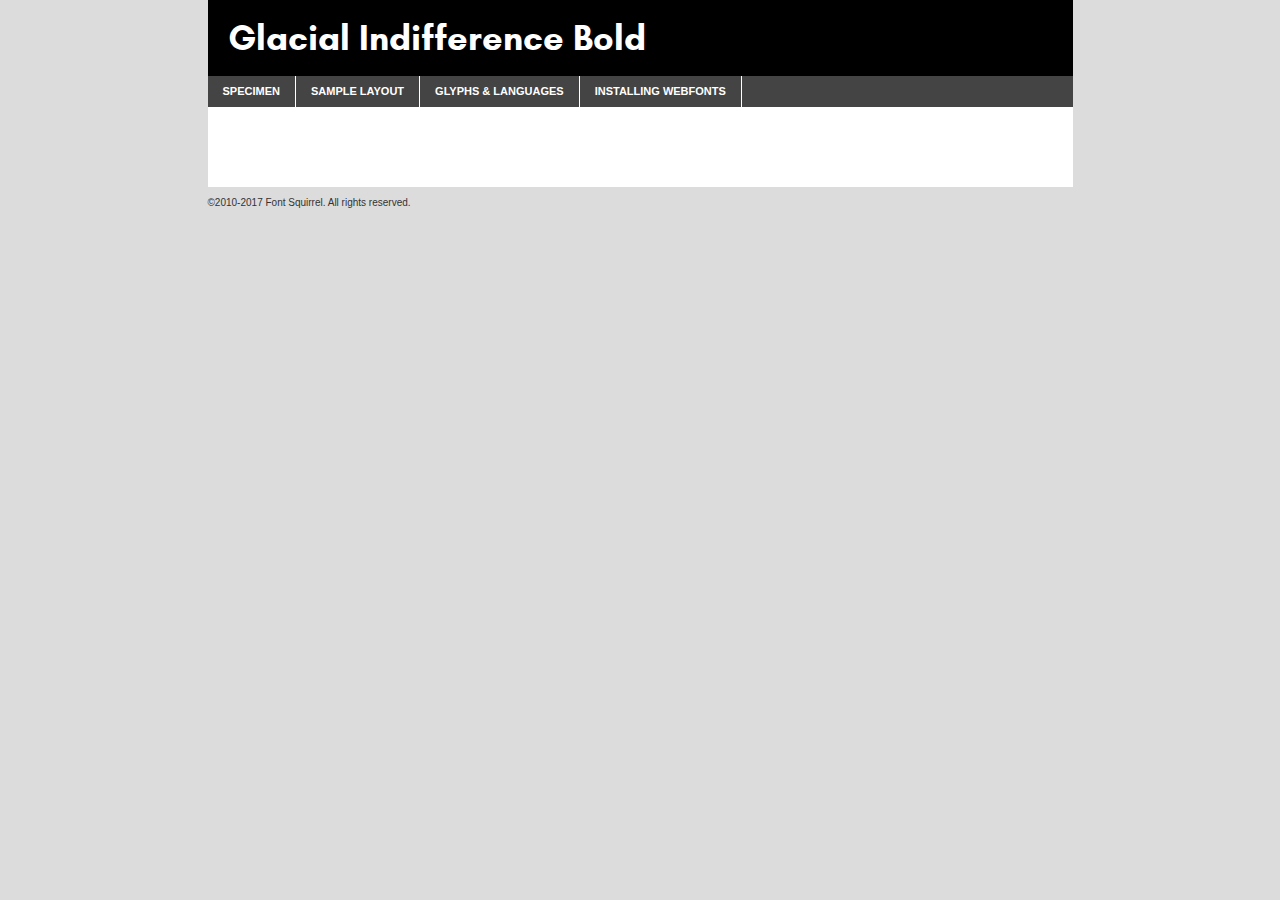
<file: glacialindifference-bold-demo.html>
<!DOCTYPE html PUBLIC "-//W3C//DTD XHTML 1.0 Transitional//EN"
        "http://www.w3.org/TR/xhtml1/DTD/xhtml1-transitional.dtd">

<html xmlns="http://www.w3.org/1999/xhtml" xml:lang="en" lang="en">
<head>
    <meta http-equiv="Content-Type" content="text/html; charset=utf-8"/>
    <script src="http://ajax.googleapis.com/ajax/libs/jquery/1.7.2/jquery.min.js" type="text/javascript" charset="utf-8"></script>
    <script type="text/javascript">
		(function($) {
			$.fn.easyTabs = function(option) {
				var param = jQuery.extend({ fadeSpeed: 'fast', defaultContent: 1, activeClass: 'active' }, option);
				$(this).each(function() {
					var thisId = '#' + this.id;
					if ( param.defaultContent == '' )
					{
						param.defaultContent = 1;
					}
					if ( typeof param.defaultContent == 'number' )
					{
						var defaultTab = $(thisId + ' .tabs li:eq(' + (param.defaultContent - 1) + ') a').attr('href').substr(1);
					}
					else
					{
						var defaultTab = param.defaultContent;
					}
					$(thisId + ' .tabs li a').each(function() {
						var tabToHide = $(this).attr('href').substr(1);
						$('#' + tabToHide).addClass('easytabs-tab-content');
					});
					hideAll();
					changeContent(defaultTab);

					function hideAll() {$(thisId + ' .easytabs-tab-content').hide();}

					function changeContent(tabId)
					{
						hideAll();
						$(thisId + ' .tabs li').removeClass(param.activeClass);
						$(thisId + ' .tabs li a[href=#' + tabId + ']').closest('li').addClass(param.activeClass);
						if ( param.fadeSpeed != 'none' )
						{
							$(thisId + ' #' + tabId).fadeIn(param.fadeSpeed);
						}
						else
						{
							$(thisId + ' #' + tabId).show();
						}
					}

					$(thisId + ' .tabs li').click(function() {
						var tabId = $(this).find('a').attr('href').substr(1);
						changeContent(tabId);
						return false;
					});
				});
			}
		})(jQuery);
    </script>
    <link rel="stylesheet" href="specimen_files/specimen_stylesheet.css" type="text/css" charset="utf-8"/>
    <link rel="stylesheet" href="stylesheet.css" type="text/css" charset="utf-8"/>

    <style type="text/css">
        		body {
			font-family: 'glacial_indifferencebold';
        		}

            </style>

    <title>Glacial Indifference Bold Specimen</title>


    <script type="text/javascript" charset="utf-8">
		$(document).ready(function() {
			$('#container').easyTabs({ defaultContent: 1 });
		});
    </script>
</head>

<body>
<div id="container">
    <div id="header">
		Glacial Indifference Bold    </div>
    <ul class="tabs">
        <li><a href="#specimen">Specimen</a></li>
        <li><a href="#layout">Sample Layout</a></li>
		        <li><a href="#glyphs">Glyphs &amp; Languages</a></li>
        <li><a href="#installing">Installing Webfonts</a></li>

    </ul>

    <div id="main_content">


        <div id="specimen">

            <div class="section">
                <div class="grid12 firstcol">
                    <div class="huge">AaBb</div>
                </div>
            </div>

            <div class="section">
                <div class="glyph_range">A&#x200B;B&#x200b;C&#x200b;D&#x200b;E&#x200b;F&#x200b;G&#x200b;H&#x200b;I&#x200b;J&#x200b;K&#x200b;L&#x200b;M&#x200b;N&#x200b;O&#x200b;P&#x200b;Q&#x200b;R&#x200b;S&#x200b;T&#x200b;U&#x200b;V&#x200b;W&#x200b;X&#x200b;Y&#x200b;Z&#x200b;a&#x200b;b&#x200b;c&#x200b;d&#x200b;e&#x200b;f&#x200b;g&#x200b;h&#x200b;i&#x200b;j&#x200b;k&#x200b;l&#x200b;m&#x200b;n&#x200b;o&#x200b;p&#x200b;q&#x200b;r&#x200b;s&#x200b;t&#x200b;u&#x200b;v&#x200b;w&#x200b;x&#x200b;y&#x200b;z&#x200b;1&#x200b;2&#x200b;3&#x200b;4&#x200b;5&#x200b;6&#x200b;7&#x200b;8&#x200b;9&#x200b;0&#x200b;&amp;&#x200b;.&#x200b;,&#x200b;?&#x200b;!&#x200b;&#64;&#x200b;(&#x200b;)&#x200b;#&#x200b;$&#x200b;%&#x200b;*&#x200b;+&#x200b;-&#x200b;=&#x200b;:&#x200b;;</div>
            </div>
            <div class="section">
                <div class="grid12 firstcol">
                    <table class="sample_table">
                        <tr>
                            <td>10</td>
                            <td class="size10">abcdefghijklmnopqrstuvwxyzABCDEFGHIJKLMNOPQRSTUVWXYZ0123456789abcdefghijklmnopqrstuvwxyzABCDEFGHIJKLMNOPQRSTUVWXYZ0123456789abcdefghijklmnopqrstuvwxyzABCDEFGHIJKLMNOPQRSTUVWXYZ</td>
                        </tr>
                        <tr>
                            <td>11</td>
                            <td class="size11">abcdefghijklmnopqrstuvwxyzABCDEFGHIJKLMNOPQRSTUVWXYZ0123456789abcdefghijklmnopqrstuvwxyzABCDEFGHIJKLMNOPQRSTUVWXYZ0123456789abcdefghijklmnopqrstuvwxyzABCDEFGHIJKLMNOPQRSTUVWXYZ</td>
                        </tr>
                        <tr>
                            <td>12</td>
                            <td class="size12">abcdefghijklmnopqrstuvwxyzABCDEFGHIJKLMNOPQRSTUVWXYZ0123456789abcdefghijklmnopqrstuvwxyzABCDEFGHIJKLMNOPQRSTUVWXYZ0123456789abcdefghijklmnopqrstuvwxyzABCDEFGHIJKLMNOPQRSTUVWXYZ</td>
                        </tr>
                        <tr>
                            <td>13</td>
                            <td class="size13">abcdefghijklmnopqrstuvwxyzABCDEFGHIJKLMNOPQRSTUVWXYZ0123456789abcdefghijklmnopqrstuvwxyzABCDEFGHIJKLMNOPQRSTUVWXYZ0123456789abcdefghijklmnopqrstuvwxyzABCDEFGHIJKLMNOPQRSTUVWXYZ</td>
                        </tr>
                        <tr>
                            <td>14</td>
                            <td class="size14">abcdefghijklmnopqrstuvwxyzABCDEFGHIJKLMNOPQRSTUVWXYZ0123456789abcdefghijklmnopqrstuvwxyzABCDEFGHIJKLMNOPQRSTUVWXYZ0123456789abcdefghijklmnopqrstuvwxyzABCDEFGHIJKLMNOPQRSTUVWXYZ</td>
                        </tr>
                        <tr>
                            <td>16</td>
                            <td class="size16">abcdefghijklmnopqrstuvwxyzABCDEFGHIJKLMNOPQRSTUVWXYZ0123456789abcdefghijklmnopqrstuvwxyzABCDEFGHIJKLMNOPQRSTUVWXYZ</td>
                        </tr>
                        <tr>
                            <td>18</td>
                            <td class="size18">abcdefghijklmnopqrstuvwxyzABCDEFGHIJKLMNOPQRSTUVWXYZ0123456789abcdefghijklmnopqrstuvwxyzABCDEFGHIJKLMNOPQRSTUVWXYZ</td>
                        </tr>
                        <tr>
                            <td>20</td>
                            <td class="size20">abcdefghijklmnopqrstuvwxyzABCDEFGHIJKLMNOPQRSTUVWXYZ0123456789abcdefghijklmnopqrstuvwxyzABCDEFGHIJKLMNOPQRSTUVWXYZ</td>
                        </tr>
                        <tr>
                            <td>24</td>
                            <td class="size24">abcdefghijklmnopqrstuvwxyzABCDEFGHIJKLMNOPQRSTUVWXYZ0123456789abcdefghijklmnopqrstuvwxyzABCDEFGHIJKLMNOPQRSTUVWXYZ</td>
                        </tr>
                        <tr>
                            <td>30</td>
                            <td class="size30">abcdefghijklmnopqrstuvwxyzABCDEFGHIJKLMNOPQRSTUVWXYZ0123456789abcdefghijklmnopqrstuvwxyzABCDEFGHIJKLMNOPQRSTUVWXYZ</td>
                        </tr>
                        <tr>
                            <td>36</td>
                            <td class="size36">abcdefghijklmnopqrstuvwxyzABCDEFGHIJKLMNOPQRSTUVWXYZ0123456789abcdefghijklmnopqrstuvwxyzABCDEFGHIJKLMNOPQRSTUVWXYZ</td>
                        </tr>
                        <tr>
                            <td>48</td>
                            <td class="size48">abcdefghijklmnopqrstuvwxyzABCDEFGHIJKLMNOPQRSTUVWXYZ0123456789abcdefghijklmnopqrstuvwxyzABCDEFGHIJKLMNOPQRSTUVWXYZ</td>
                        </tr>
                        <tr>
                            <td>60</td>
                            <td class="size60">abcdefghijklmnopqrstuvwxyzABCDEFGHIJKLMNOPQRSTUVWXYZ0123456789abcdefghijklmnopqrstuvwxyzABCDEFGHIJKLMNOPQRSTUVWXYZ</td>
                        </tr>
                        <tr>
                            <td>72</td>
                            <td class="size72">abcdefghijklmnopqrstuvwxyzABCDEFGHIJKLMNOPQRSTUVWXYZ0123456789abcdefghijklmnopqrstuvwxyzABCDEFGHIJKLMNOPQRSTUVWXYZ</td>
                        </tr>
                        <tr>
                            <td>90</td>
                            <td class="size90">abcdefghijklmnopqrstuvwxyzABCDEFGHIJKLMNOPQRSTUVWXYZ0123456789abcdefghijklmnopqrstuvwxyzABCDEFGHIJKLMNOPQRSTUVWXYZ</td>
                        </tr>
                    </table>

                </div>

            </div>


            <div class="section" id="bodycomparison">


                <div id="xheight">
                    <div class="fontbody">&#x25FC;&#x25FC;&#x25FC;&#x25FC;&#x25FC;&#x25FC;&#x25FC;&#x25FC;&#x25FC;&#x25FC;&#x25FC;&#x25FC;&#x25FC;&#x25FC;&#x25FC;&#x25FC;&#x25FC;&#x25FC;&#x25FC;&#x25FC;&#x25FC;&#x25FC;&#x25FC;&#x25FC;&#x25FC;&#x25FC;&#x25FC;&#x25FC;&#x25FC;&#x25FC;&#x25FC;&#x25FC;&#x25FC;&#x25FC;&#x25FC;&#x25FC;&#x25FC;&#x25FC;&#x25FC;&#x25FC;&#x25FC;&#x25FC;&#x25FC;&#x25FC;&#x25FC;&#x25FC;&#x25FC;&#x25FC;&#x25FC;&#x25FC;&#x25FC;&#x25FC;&#x25FC;&#x25FC;&#x25FC;&#x25FC;&#x25FC;&#x25FC;&#x25FC;&#x25FC;&#x25FC;&#x25FC;&#x25FC;&#x25FC;&#x25FC;&#x25FC;&#x25FC;&#x25FC;&#x25FC;&#x25FC;&#x25FC;&#x25FC;&#x25FC;&#x25FC;&#x25FC;&#x25FC;&#x25FC;&#x25FC;&#x25FC;&#x25FC;&#x25FC;&#x25FC;&#x25FC;&#x25FC;&#x25FC;&#x25FC;&#x25FC;&#x25FC;&#x25FC;&#x25FC;&#x25FC;&#x25FC;&#x25FC;&#x25FC;&#x25FC;&#x25FC;&#x25FC;&#x25FC;&#x25FC;body</div>
                    <div class="arialbody">body</div>
                    <div class="verdanabody">body</div>
                    <div class="georgiabody">body</div>
                </div>
                <div class="fontbody" style="z-index:1">
                    body<span>Glacial Indifference Bold</span>
                </div>
                <div class="arialbody" style="z-index:1">
                    body<span>Arial</span>
                </div>
                <div class="verdanabody" style="z-index:1">
                    body<span>Verdana</span>
                </div>
                <div class="georgiabody" style="z-index:1">
                    body<span>Georgia</span>
                </div>


            </div>


            <div class="section psample psample_row1" id="">

                <div class="grid2 firstcol">
                    <p class="size10"><span>10.</span>Aenean lacinia bibendum nulla sed consectetur. Fusce dapibus, tellus ac cursus commodo, tortor mauris condimentum nibh, ut fermentum massa justo sit amet risus. Nullam id dolor id nibh ultricies vehicula ut id elit. Cum sociis natoque penatibus et magnis dis parturient montes, nascetur ridiculus mus. Nulla vitae elit libero, a pharetra augue.</p>

                </div>
                <div class="grid3">
                    <p class="size11"><span>11.</span>Aenean lacinia bibendum nulla sed consectetur. Fusce dapibus, tellus ac cursus commodo, tortor mauris condimentum nibh, ut fermentum massa justo sit amet risus. Nullam id dolor id nibh ultricies vehicula ut id elit. Cum sociis natoque penatibus et magnis dis parturient montes, nascetur ridiculus mus. Nulla vitae elit libero, a pharetra augue.</p>

                </div>
                <div class="grid3">
                    <p class="size12"><span>12.</span>Aenean lacinia bibendum nulla sed consectetur. Fusce dapibus, tellus ac cursus commodo, tortor mauris condimentum nibh, ut fermentum massa justo sit amet risus. Nullam id dolor id nibh ultricies vehicula ut id elit. Cum sociis natoque penatibus et magnis dis parturient montes, nascetur ridiculus mus. Nulla vitae elit libero, a pharetra augue.</p>

                </div>
                <div class="grid4">
                    <p class="size13"><span>13.</span>Aenean lacinia bibendum nulla sed consectetur. Fusce dapibus, tellus ac cursus commodo, tortor mauris condimentum nibh, ut fermentum massa justo sit amet risus. Nullam id dolor id nibh ultricies vehicula ut id elit. Cum sociis natoque penatibus et magnis dis parturient montes, nascetur ridiculus mus. Nulla vitae elit libero, a pharetra augue.</p>

                </div>
                <div class="white_blend"></div>

            </div>
            <div class="section psample psample_row2" id="">
                <div class="grid3 firstcol">
                    <p class="size14"><span>14.</span>Aenean lacinia bibendum nulla sed consectetur. Fusce dapibus, tellus ac cursus commodo, tortor mauris condimentum nibh, ut fermentum massa justo sit amet risus. Nullam id dolor id nibh ultricies vehicula ut id elit. Cum sociis natoque penatibus et magnis dis parturient montes, nascetur ridiculus mus. Nulla vitae elit libero, a pharetra augue.</p>

                </div>
                <div class="grid4">
                    <p class="size16"><span>16.</span>Aenean lacinia bibendum nulla sed consectetur. Fusce dapibus, tellus ac cursus commodo, tortor mauris condimentum nibh, ut fermentum massa justo sit amet risus. Nullam id dolor id nibh ultricies vehicula ut id elit. Cum sociis natoque penatibus et magnis dis parturient montes, nascetur ridiculus mus. Nulla vitae elit libero, a pharetra augue.</p>

                </div>
                <div class="grid5">
                    <p class="size18"><span>18.</span>Aenean lacinia bibendum nulla sed consectetur. Fusce dapibus, tellus ac cursus commodo, tortor mauris condimentum nibh, ut fermentum massa justo sit amet risus. Nullam id dolor id nibh ultricies vehicula ut id elit. Cum sociis natoque penatibus et magnis dis parturient montes, nascetur ridiculus mus. Nulla vitae elit libero, a pharetra augue.</p>

                </div>

                <div class="white_blend"></div>

            </div>

            <div class="section psample psample_row3" id="">
                <div class="grid5 firstcol">
                    <p class="size20"><span>20.</span>Aenean lacinia bibendum nulla sed consectetur. Fusce dapibus, tellus ac cursus commodo, tortor mauris condimentum nibh, ut fermentum massa justo sit amet risus. Nullam id dolor id nibh ultricies vehicula ut id elit. Cum sociis natoque penatibus et magnis dis parturient montes, nascetur ridiculus mus. Nulla vitae elit libero, a pharetra augue.</p>
                </div>
                <div class="grid7">
                    <p class="size24"><span>24.</span>Aenean lacinia bibendum nulla sed consectetur. Fusce dapibus, tellus ac cursus commodo, tortor mauris condimentum nibh, ut fermentum massa justo sit amet risus. Nullam id dolor id nibh ultricies vehicula ut id elit. Cum sociis natoque penatibus et magnis dis parturient montes, nascetur ridiculus mus. Nulla vitae elit libero, a pharetra augue.</p>
                </div>

                <div class="white_blend"></div>

            </div>

            <div class="section psample psample_row4" id="">
                <div class="grid12 firstcol">
                    <p class="size30"><span>30.</span>Aenean lacinia bibendum nulla sed consectetur. Fusce dapibus, tellus ac cursus commodo, tortor mauris condimentum nibh, ut fermentum massa justo sit amet risus. Nullam id dolor id nibh ultricies vehicula ut id elit. Cum sociis natoque penatibus et magnis dis parturient montes, nascetur ridiculus mus. Nulla vitae elit libero, a pharetra augue.</p>
                </div>
                <div class="white_blend"></div>

            </div>


            <div class="section psample psample_row1 fullreverse">
                <div class="grid2 firstcol">
                    <p class="size10"><span>10.</span>Aenean lacinia bibendum nulla sed consectetur. Fusce dapibus, tellus ac cursus commodo, tortor mauris condimentum nibh, ut fermentum massa justo sit amet risus. Nullam id dolor id nibh ultricies vehicula ut id elit. Cum sociis natoque penatibus et magnis dis parturient montes, nascetur ridiculus mus. Nulla vitae elit libero, a pharetra augue.</p>

                </div>
                <div class="grid3">
                    <p class="size11"><span>11.</span>Aenean lacinia bibendum nulla sed consectetur. Fusce dapibus, tellus ac cursus commodo, tortor mauris condimentum nibh, ut fermentum massa justo sit amet risus. Nullam id dolor id nibh ultricies vehicula ut id elit. Cum sociis natoque penatibus et magnis dis parturient montes, nascetur ridiculus mus. Nulla vitae elit libero, a pharetra augue.</p>

                </div>
                <div class="grid3">
                    <p class="size12"><span>12.</span>Aenean lacinia bibendum nulla sed consectetur. Fusce dapibus, tellus ac cursus commodo, tortor mauris condimentum nibh, ut fermentum massa justo sit amet risus. Nullam id dolor id nibh ultricies vehicula ut id elit. Cum sociis natoque penatibus et magnis dis parturient montes, nascetur ridiculus mus. Nulla vitae elit libero, a pharetra augue.</p>

                </div>
                <div class="grid4">
                    <p class="size13"><span>13.</span>Aenean lacinia bibendum nulla sed consectetur. Fusce dapibus, tellus ac cursus commodo, tortor mauris condimentum nibh, ut fermentum massa justo sit amet risus. Nullam id dolor id nibh ultricies vehicula ut id elit. Cum sociis natoque penatibus et magnis dis parturient montes, nascetur ridiculus mus. Nulla vitae elit libero, a pharetra augue.</p>

                </div>
                <div class="black_blend"></div>

            </div>

            <div class="section psample psample_row2 fullreverse">
                <div class="grid3 firstcol">
                    <p class="size14"><span>14.</span>Aenean lacinia bibendum nulla sed consectetur. Fusce dapibus, tellus ac cursus commodo, tortor mauris condimentum nibh, ut fermentum massa justo sit amet risus. Nullam id dolor id nibh ultricies vehicula ut id elit. Cum sociis natoque penatibus et magnis dis parturient montes, nascetur ridiculus mus. Nulla vitae elit libero, a pharetra augue.</p>

                </div>
                <div class="grid4">
                    <p class="size16"><span>16.</span>Aenean lacinia bibendum nulla sed consectetur. Fusce dapibus, tellus ac cursus commodo, tortor mauris condimentum nibh, ut fermentum massa justo sit amet risus. Nullam id dolor id nibh ultricies vehicula ut id elit. Cum sociis natoque penatibus et magnis dis parturient montes, nascetur ridiculus mus. Nulla vitae elit libero, a pharetra augue.</p>

                </div>
                <div class="grid5">
                    <p class="size18"><span>18.</span>Aenean lacinia bibendum nulla sed consectetur. Fusce dapibus, tellus ac cursus commodo, tortor mauris condimentum nibh, ut fermentum massa justo sit amet risus. Nullam id dolor id nibh ultricies vehicula ut id elit. Cum sociis natoque penatibus et magnis dis parturient montes, nascetur ridiculus mus. Nulla vitae elit libero, a pharetra augue.</p>

                </div>
                <div class="black_blend"></div>

            </div>

            <div class="section psample fullreverse psample_row3" id="">
                <div class="grid5 firstcol">
                    <p class="size20"><span>20.</span>Aenean lacinia bibendum nulla sed consectetur. Fusce dapibus, tellus ac cursus commodo, tortor mauris condimentum nibh, ut fermentum massa justo sit amet risus. Nullam id dolor id nibh ultricies vehicula ut id elit. Cum sociis natoque penatibus et magnis dis parturient montes, nascetur ridiculus mus. Nulla vitae elit libero, a pharetra augue.</p>
                </div>
                <div class="grid7">
                    <p class="size24"><span>24.</span>Aenean lacinia bibendum nulla sed consectetur. Fusce dapibus, tellus ac cursus commodo, tortor mauris condimentum nibh, ut fermentum massa justo sit amet risus. Nullam id dolor id nibh ultricies vehicula ut id elit. Cum sociis natoque penatibus et magnis dis parturient montes, nascetur ridiculus mus. Nulla vitae elit libero, a pharetra augue.</p>
                </div>

                <div class="black_blend"></div>

            </div>

            <div class="section psample fullreverse psample_row4" id="" style="border-bottom: 20px #000 solid;">
                <div class="grid12 firstcol">
                    <p class="size30"><span>30.</span>Aenean lacinia bibendum nulla sed consectetur. Fusce dapibus, tellus ac cursus commodo, tortor mauris condimentum nibh, ut fermentum massa justo sit amet risus. Nullam id dolor id nibh ultricies vehicula ut id elit. Cum sociis natoque penatibus et magnis dis parturient montes, nascetur ridiculus mus. Nulla vitae elit libero, a pharetra augue.</p>
                </div>
                <div class="black_blend"></div>

            </div>


        </div>

        <div id="layout">

            <div class="section">

                <div class="grid12 firstcol">
                    <h1>Lorem Ipsum Dolor</h1>
                    <h2>Etiam porta sem malesuada magna mollis euismod</h2>

                    <p class="byline">By <a href="#link">Aenean Lacinia</a></p>
                </div>
            </div>
            <div class="section">
                <div class="grid8 firstcol">
                    <p class="large">Donec sed odio dui. Morbi leo risus, porta ac consectetur ac, vestibulum at eros. Fusce dapibus, tellus ac cursus commodo, tortor mauris condimentum nibh, ut fermentum massa justo sit amet risus. </p>


                    <h3>Pellentesque ornare sem</h3>

                    <p>Maecenas sed diam eget risus varius blandit sit amet non magna. Maecenas faucibus mollis interdum. Donec ullamcorper nulla non metus auctor fringilla. Nullam id dolor id nibh ultricies vehicula ut id elit. Nullam id dolor id nibh ultricies vehicula ut id elit. </p>

                    <p>Aenean eu leo quam. Pellentesque ornare sem lacinia quam venenatis vestibulum. Lorem ipsum dolor sit amet, consectetur adipiscing elit. Cum sociis natoque penatibus et magnis dis parturient montes, nascetur ridiculus mus. </p>

                    <p>Nulla vitae elit libero, a pharetra augue. Praesent commodo cursus magna, vel scelerisque nisl consectetur et. Aenean lacinia bibendum nulla sed consectetur. </p>

                    <p>Nullam quis risus eget urna mollis ornare vel eu leo. Nullam quis risus eget urna mollis ornare vel eu leo. Maecenas sed diam eget risus varius blandit sit amet non magna. Donec ullamcorper nulla non metus auctor fringilla. </p>

                    <h3>Cras mattis consectetur</h3>

                    <p>Aenean eu leo quam. Pellentesque ornare sem lacinia quam venenatis vestibulum. Aenean lacinia bibendum nulla sed consectetur. Integer posuere erat a ante venenatis dapibus posuere velit aliquet. Cras mattis consectetur purus sit amet fermentum. </p>

                    <p>Nullam id dolor id nibh ultricies vehicula ut id elit. Nullam quis risus eget urna mollis ornare vel eu leo. Cras mattis consectetur purus sit amet fermentum.</p>
                </div>

                <div class="grid4 sidebar">

                    <div class="box reverse">
                        <p class="last">Nullam quis risus eget urna mollis ornare vel eu leo. Donec ullamcorper nulla non metus auctor fringilla. Cras mattis consectetur purus sit amet fermentum. Sed posuere consectetur est at lobortis. Lorem ipsum dolor sit amet, consectetur adipiscing elit. </p>
                    </div>

                    <p class="caption">Maecenas sed diam eget risus varius.</p>

                    <p>Vestibulum id ligula porta felis euismod semper. Integer posuere erat a ante venenatis dapibus posuere velit aliquet. Vestibulum id ligula porta felis euismod semper. Sed posuere consectetur est at lobortis. Maecenas sed diam eget risus varius blandit sit amet non magna. Fusce dapibus, tellus ac cursus commodo, tortor mauris condimentum nibh, ut fermentum massa justo sit amet risus. </p>


                    <p>Duis mollis, est non commodo luctus, nisi erat porttitor ligula, eget lacinia odio sem nec elit. Aenean lacinia bibendum nulla sed consectetur. Vivamus sagittis lacus vel augue laoreet rutrum faucibus dolor auctor. Aenean lacinia bibendum nulla sed consectetur. Nullam quis risus eget urna mollis ornare vel eu leo. </p>

                    <p>Praesent commodo cursus magna, vel scelerisque nisl consectetur et. Donec ullamcorper nulla non metus auctor fringilla. Maecenas faucibus mollis interdum. Fusce dapibus, tellus ac cursus commodo, tortor mauris condimentum nibh, ut fermentum massa justo sit amet risus. </p>

                </div>
            </div>

        </div>


		

        <div id="glyphs">
            <div class="section">
                <div class="grid12 firstcol">

                    <h1>Language Support</h1>
                    <p>The subset of Glacial Indifference Bold in this kit supports the following languages:<br/>

						Albanian, Basque, Breton, Chamorro, Danish, Dutch, English, Faroese, Finnish, French, Frisian, Galician, German, Icelandic, Italian, Malagasy, Norwegian, Portuguese, Alsatian, Arapaho, Arrernte, Aymara, Bislama, Cebuano, Corsican, Fijian, French_creole, Genoese, Gilbertese, Greenlandic, Haitian_creole, Hiligaynon, Hmong, Hopi, Ibanag, Iloko_ilokano, Indonesian, Interglossa_glosa, Interlingua, Irish_gaelic, Jerriais, Lojban, Lombard, Luxembourgeois, Manx, Mohawk, Norfolk_pitcairnese, Occitan, Oromo, Pangasinan, Papiamento, Piedmontese, Potawatomi, Rhaeto-romance, Romansh, Rotokas, Sami_lule, Samoan, Sardinian, Scots_gaelic, Seychelles_creole, Shona, Sicilian, Somali, Southern_ndebele, Swahili, Swati_swazi, Tagalog_filipino_pilipino, Tetum, Tok_pisin, Uyghur_latinized, Volapuk, Walloon, Warlpiri, Xhosa, Yapese, Zulu, Latinbasic, Ubasic, Demo                    </p>
                    <h1>Glyph Chart</h1>
                    <p>The subset of Glacial Indifference Bold in this kit includes all the glyphs listed below. Unicode entities are included above each glyph to help you insert individual characters into your layout.</p>
                    <div id="glyph_chart">

																				                                <div><p>&amp;#32;</p>&#32;</div>
																				                                <div><p>&amp;#33;</p>&#33;</div>
																				                                <div><p>&amp;#34;</p>&#34;</div>
																				                                <div><p>&amp;#35;</p>&#35;</div>
																				                                <div><p>&amp;#36;</p>&#36;</div>
																				                                <div><p>&amp;#37;</p>&#37;</div>
																				                                <div><p>&amp;#38;</p>&#38;</div>
																				                                <div><p>&amp;#39;</p>&#39;</div>
																				                                <div><p>&amp;#40;</p>&#40;</div>
																				                                <div><p>&amp;#41;</p>&#41;</div>
																				                                <div><p>&amp;#42;</p>&#42;</div>
																				                                <div><p>&amp;#43;</p>&#43;</div>
																				                                <div><p>&amp;#44;</p>&#44;</div>
																				                                <div><p>&amp;#45;</p>&#45;</div>
																				                                <div><p>&amp;#46;</p>&#46;</div>
																				                                <div><p>&amp;#47;</p>&#47;</div>
																				                                <div><p>&amp;#48;</p>&#48;</div>
																				                                <div><p>&amp;#49;</p>&#49;</div>
																				                                <div><p>&amp;#50;</p>&#50;</div>
																				                                <div><p>&amp;#51;</p>&#51;</div>
																				                                <div><p>&amp;#52;</p>&#52;</div>
																				                                <div><p>&amp;#53;</p>&#53;</div>
																				                                <div><p>&amp;#54;</p>&#54;</div>
																				                                <div><p>&amp;#55;</p>&#55;</div>
																				                                <div><p>&amp;#56;</p>&#56;</div>
																				                                <div><p>&amp;#57;</p>&#57;</div>
																				                                <div><p>&amp;#58;</p>&#58;</div>
																				                                <div><p>&amp;#59;</p>&#59;</div>
																				                                <div><p>&amp;#60;</p>&#60;</div>
																				                                <div><p>&amp;#61;</p>&#61;</div>
																				                                <div><p>&amp;#62;</p>&#62;</div>
																				                                <div><p>&amp;#63;</p>&#63;</div>
																				                                <div><p>&amp;#64;</p>&#64;</div>
																				                                <div><p>&amp;#65;</p>&#65;</div>
																				                                <div><p>&amp;#66;</p>&#66;</div>
																				                                <div><p>&amp;#67;</p>&#67;</div>
																				                                <div><p>&amp;#68;</p>&#68;</div>
																				                                <div><p>&amp;#69;</p>&#69;</div>
																				                                <div><p>&amp;#70;</p>&#70;</div>
																				                                <div><p>&amp;#71;</p>&#71;</div>
																				                                <div><p>&amp;#72;</p>&#72;</div>
																				                                <div><p>&amp;#73;</p>&#73;</div>
																				                                <div><p>&amp;#74;</p>&#74;</div>
																				                                <div><p>&amp;#75;</p>&#75;</div>
																				                                <div><p>&amp;#76;</p>&#76;</div>
																				                                <div><p>&amp;#77;</p>&#77;</div>
																				                                <div><p>&amp;#78;</p>&#78;</div>
																				                                <div><p>&amp;#79;</p>&#79;</div>
																				                                <div><p>&amp;#80;</p>&#80;</div>
																				                                <div><p>&amp;#81;</p>&#81;</div>
																				                                <div><p>&amp;#82;</p>&#82;</div>
																				                                <div><p>&amp;#83;</p>&#83;</div>
																				                                <div><p>&amp;#84;</p>&#84;</div>
																				                                <div><p>&amp;#85;</p>&#85;</div>
																				                                <div><p>&amp;#86;</p>&#86;</div>
																				                                <div><p>&amp;#87;</p>&#87;</div>
																				                                <div><p>&amp;#88;</p>&#88;</div>
																				                                <div><p>&amp;#89;</p>&#89;</div>
																				                                <div><p>&amp;#90;</p>&#90;</div>
																				                                <div><p>&amp;#91;</p>&#91;</div>
																				                                <div><p>&amp;#92;</p>&#92;</div>
																				                                <div><p>&amp;#93;</p>&#93;</div>
																				                                <div><p>&amp;#94;</p>&#94;</div>
																				                                <div><p>&amp;#95;</p>&#95;</div>
																				                                <div><p>&amp;#96;</p>&#96;</div>
																				                                <div><p>&amp;#97;</p>&#97;</div>
																				                                <div><p>&amp;#98;</p>&#98;</div>
																				                                <div><p>&amp;#99;</p>&#99;</div>
																				                                <div><p>&amp;#100;</p>&#100;</div>
																				                                <div><p>&amp;#101;</p>&#101;</div>
																				                                <div><p>&amp;#102;</p>&#102;</div>
																				                                <div><p>&amp;#103;</p>&#103;</div>
																				                                <div><p>&amp;#104;</p>&#104;</div>
																				                                <div><p>&amp;#105;</p>&#105;</div>
																				                                <div><p>&amp;#106;</p>&#106;</div>
																				                                <div><p>&amp;#107;</p>&#107;</div>
																				                                <div><p>&amp;#108;</p>&#108;</div>
																				                                <div><p>&amp;#109;</p>&#109;</div>
																				                                <div><p>&amp;#110;</p>&#110;</div>
																				                                <div><p>&amp;#111;</p>&#111;</div>
																				                                <div><p>&amp;#112;</p>&#112;</div>
																				                                <div><p>&amp;#113;</p>&#113;</div>
																				                                <div><p>&amp;#114;</p>&#114;</div>
																				                                <div><p>&amp;#115;</p>&#115;</div>
																				                                <div><p>&amp;#116;</p>&#116;</div>
																				                                <div><p>&amp;#117;</p>&#117;</div>
																				                                <div><p>&amp;#118;</p>&#118;</div>
																				                                <div><p>&amp;#119;</p>&#119;</div>
																				                                <div><p>&amp;#120;</p>&#120;</div>
																				                                <div><p>&amp;#121;</p>&#121;</div>
																				                                <div><p>&amp;#122;</p>&#122;</div>
																				                                <div><p>&amp;#123;</p>&#123;</div>
																				                                <div><p>&amp;#124;</p>&#124;</div>
																				                                <div><p>&amp;#125;</p>&#125;</div>
																				                                <div><p>&amp;#126;</p>&#126;</div>
																				                                <div><p>&amp;#160;</p>&#160;</div>
																				                                <div><p>&amp;#165;</p>&#165;</div>
																				                                <div><p>&amp;#168;</p>&#168;</div>
																				                                <div><p>&amp;#169;</p>&#169;</div>
																				                                <div><p>&amp;#173;</p>&#173;</div>
																				                                <div><p>&amp;#174;</p>&#174;</div>
																				                                <div><p>&amp;#176;</p>&#176;</div>
																				                                <div><p>&amp;#180;</p>&#180;</div>
																				                                <div><p>&amp;#182;</p>&#182;</div>
																				                                <div><p>&amp;#184;</p>&#184;</div>
																				                                <div><p>&amp;#186;</p>&#186;</div>
																				                                <div><p>&amp;#192;</p>&#192;</div>
																				                                <div><p>&amp;#193;</p>&#193;</div>
																				                                <div><p>&amp;#194;</p>&#194;</div>
																				                                <div><p>&amp;#195;</p>&#195;</div>
																				                                <div><p>&amp;#196;</p>&#196;</div>
																				                                <div><p>&amp;#197;</p>&#197;</div>
																				                                <div><p>&amp;#198;</p>&#198;</div>
																				                                <div><p>&amp;#199;</p>&#199;</div>
																				                                <div><p>&amp;#200;</p>&#200;</div>
																				                                <div><p>&amp;#201;</p>&#201;</div>
																				                                <div><p>&amp;#202;</p>&#202;</div>
																				                                <div><p>&amp;#203;</p>&#203;</div>
																				                                <div><p>&amp;#204;</p>&#204;</div>
																				                                <div><p>&amp;#205;</p>&#205;</div>
																				                                <div><p>&amp;#206;</p>&#206;</div>
																				                                <div><p>&amp;#207;</p>&#207;</div>
																				                                <div><p>&amp;#208;</p>&#208;</div>
																				                                <div><p>&amp;#209;</p>&#209;</div>
																				                                <div><p>&amp;#210;</p>&#210;</div>
																				                                <div><p>&amp;#211;</p>&#211;</div>
																				                                <div><p>&amp;#212;</p>&#212;</div>
																				                                <div><p>&amp;#213;</p>&#213;</div>
																				                                <div><p>&amp;#214;</p>&#214;</div>
																				                                <div><p>&amp;#215;</p>&#215;</div>
																				                                <div><p>&amp;#216;</p>&#216;</div>
																				                                <div><p>&amp;#217;</p>&#217;</div>
																				                                <div><p>&amp;#218;</p>&#218;</div>
																				                                <div><p>&amp;#219;</p>&#219;</div>
																				                                <div><p>&amp;#220;</p>&#220;</div>
																				                                <div><p>&amp;#221;</p>&#221;</div>
																				                                <div><p>&amp;#222;</p>&#222;</div>
																				                                <div><p>&amp;#223;</p>&#223;</div>
																				                                <div><p>&amp;#224;</p>&#224;</div>
																				                                <div><p>&amp;#225;</p>&#225;</div>
																				                                <div><p>&amp;#226;</p>&#226;</div>
																				                                <div><p>&amp;#227;</p>&#227;</div>
																				                                <div><p>&amp;#228;</p>&#228;</div>
																				                                <div><p>&amp;#229;</p>&#229;</div>
																				                                <div><p>&amp;#230;</p>&#230;</div>
																				                                <div><p>&amp;#231;</p>&#231;</div>
																				                                <div><p>&amp;#232;</p>&#232;</div>
																				                                <div><p>&amp;#233;</p>&#233;</div>
																				                                <div><p>&amp;#234;</p>&#234;</div>
																				                                <div><p>&amp;#235;</p>&#235;</div>
																				                                <div><p>&amp;#236;</p>&#236;</div>
																				                                <div><p>&amp;#237;</p>&#237;</div>
																				                                <div><p>&amp;#238;</p>&#238;</div>
																				                                <div><p>&amp;#239;</p>&#239;</div>
																				                                <div><p>&amp;#240;</p>&#240;</div>
																				                                <div><p>&amp;#241;</p>&#241;</div>
																				                                <div><p>&amp;#242;</p>&#242;</div>
																				                                <div><p>&amp;#243;</p>&#243;</div>
																				                                <div><p>&amp;#244;</p>&#244;</div>
																				                                <div><p>&amp;#245;</p>&#245;</div>
																				                                <div><p>&amp;#246;</p>&#246;</div>
																				                                <div><p>&amp;#248;</p>&#248;</div>
																				                                <div><p>&amp;#249;</p>&#249;</div>
																				                                <div><p>&amp;#250;</p>&#250;</div>
																				                                <div><p>&amp;#251;</p>&#251;</div>
																				                                <div><p>&amp;#252;</p>&#252;</div>
																				                                <div><p>&amp;#253;</p>&#253;</div>
																				                                <div><p>&amp;#254;</p>&#254;</div>
																				                                <div><p>&amp;#255;</p>&#255;</div>
																				                                <div><p>&amp;#338;</p>&#338;</div>
																				                                <div><p>&amp;#339;</p>&#339;</div>
																				                                <div><p>&amp;#376;</p>&#376;</div>
																				                                <div><p>&amp;#710;</p>&#710;</div>
																				                                <div><p>&amp;#732;</p>&#732;</div>
																				                                <div><p>&amp;#8192;</p>&#8192;</div>
																				                                <div><p>&amp;#8193;</p>&#8193;</div>
																				                                <div><p>&amp;#8194;</p>&#8194;</div>
																				                                <div><p>&amp;#8195;</p>&#8195;</div>
																				                                <div><p>&amp;#8196;</p>&#8196;</div>
																				                                <div><p>&amp;#8197;</p>&#8197;</div>
																				                                <div><p>&amp;#8198;</p>&#8198;</div>
																				                                <div><p>&amp;#8199;</p>&#8199;</div>
																				                                <div><p>&amp;#8200;</p>&#8200;</div>
																				                                <div><p>&amp;#8201;</p>&#8201;</div>
																				                                <div><p>&amp;#8202;</p>&#8202;</div>
																				                                <div><p>&amp;#8208;</p>&#8208;</div>
																				                                <div><p>&amp;#8209;</p>&#8209;</div>
																				                                <div><p>&amp;#8210;</p>&#8210;</div>
																				                                <div><p>&amp;#8211;</p>&#8211;</div>
																				                                <div><p>&amp;#8212;</p>&#8212;</div>
																				                                <div><p>&amp;#8216;</p>&#8216;</div>
																				                                <div><p>&amp;#8217;</p>&#8217;</div>
																				                                <div><p>&amp;#8220;</p>&#8220;</div>
																				                                <div><p>&amp;#8221;</p>&#8221;</div>
																				                                <div><p>&amp;#8226;</p>&#8226;</div>
																				                                <div><p>&amp;#8230;</p>&#8230;</div>
																				                                <div><p>&amp;#8239;</p>&#8239;</div>
																				                                <div><p>&amp;#8287;</p>&#8287;</div>
																				                                <div><p>&amp;#8482;</p>&#8482;</div>
																				                                <div><p>&amp;#9724;</p>&#9724;</div>
																																																										                    </div>
                </div>


            </div>
        </div>


        <div id="specs">

        </div>

        <div id="installing">
            <div class="section">
                <div class="grid7 firstcol">
                    <h1>Installing Webfonts</h1>

                    <p>Webfonts are supported by all major browser platforms but not all in the same way. There are currently four different font formats that must be included in order to target all browsers. This includes TTF, WOFF, EOT and SVG.</p>

                    <h2>1. Upload your webfonts</h2>
                    <p>You must upload your webfont kit to your website. They should be in or near the same directory as your CSS files.</p>

                    <h2>2. Include the webfont stylesheet</h2>
                    <p>A special CSS @font-face declaration helps the various browsers select the appropriate font it needs without causing you a bunch of headaches. Learn more about this syntax by reading the <a href="https://www.fontspring.com/blog/further-hardening-of-the-bulletproof-syntax">Fontspring blog post</a> about it. The code for it is as follows:</p>


                    <code>
                        @font-face{
                        font-family: 'MyWebFont';
                        src: url('WebFont.eot');
                        src: url('WebFont.eot?#iefix') format('embedded-opentype'),
                        url('WebFont.woff') format('woff'),
                        url('WebFont.ttf') format('truetype'),
                        url('WebFont.svg#webfont') format('svg');
                        }
                    </code>

                    <p>We've already gone ahead and generated the code for you. All you have to do is link to the stylesheet in your HTML, like this:</p>
                    <code>&lt;link rel=&quot;stylesheet&quot; href=&quot;stylesheet.css&quot; type=&quot;text/css&quot; charset=&quot;utf-8&quot; /&gt;</code>

                    <h2>3. Modify your own stylesheet</h2>
                    <p>To take advantage of your new fonts, you must tell your stylesheet to use them. Look at the original @font-face declaration above and find the property called "font-family." The name linked there will be what you use to reference the font. Prepend that webfont name to the font stack in the "font-family" property, inside the selector you want to change. For example:</p>
                    <code>p { font-family: 'WebFont', Arial, sans-serif; }</code>

                    <h2>4. Test</h2>
                    <p>Getting webfonts to work cross-browser <em>can</em> be tricky. Use the information in the sidebar to help you if you find that fonts aren't loading in a particular browser.</p>
                </div>

                <div class="grid5 sidebar">
                    <div class="box">
                        <h2>Troubleshooting<br/>Font-Face Problems</h2>
                        <p>Having trouble getting your webfonts to load in your new website? Here are some tips to sort out what might be the problem.</p>

                        <h3>Fonts not showing in any browser</h3>

                        <p>This sounds like you need to work on the plumbing. You either did not upload the fonts to the correct directory, or you did not link the fonts properly in the CSS. If you've confirmed that all this is correct and you still have a problem, take a look at your .htaccess file and see if requests are getting intercepted.</p>

                        <h3>Fonts not loading in iPhone or iPad</h3>

                        <p>The most common problem here is that you are serving the fonts from an IIS server. IIS refuses to serve files that have unknown MIME types. If that is the case, you must set the MIME type for SVG to "image/svg+xml" in the server settings. Follow these instructions from Microsoft if you need help.</p>

                        <h3>Fonts not loading in Firefox</h3>

                        <p>The primary reason for this failure? You are still using a version Firefox older than 3.5. So upgrade already! If that isn't it, then you are very likely serving fonts from a different domain. Firefox requires that all font assets be served from the same domain. Lastly it is possible that you need to add WOFF to your list of MIME types (if you are serving via IIS.)</p>

                        <h3>Fonts not loading in IE</h3>

                        <p>Are you looking at Internet Explorer on an actual Windows machine or are you cheating by using a service like Adobe BrowserLab? Many of these screenshot services do not render @font-face for IE. Best to test it on a real machine.</p>

                        <h3>Fonts not loading in IE9</h3>

                        <p>IE9, like Firefox, requires that fonts be served from the same domain as the website. Make sure that is the case.</p>
                    </div>
                </div>
            </div>

        </div>

    </div>
    <div id="footer">
        <p>&copy;2010-2017 Font Squirrel. All rights reserved.</p>
    </div>
</div>
</body>
</html>
</file>
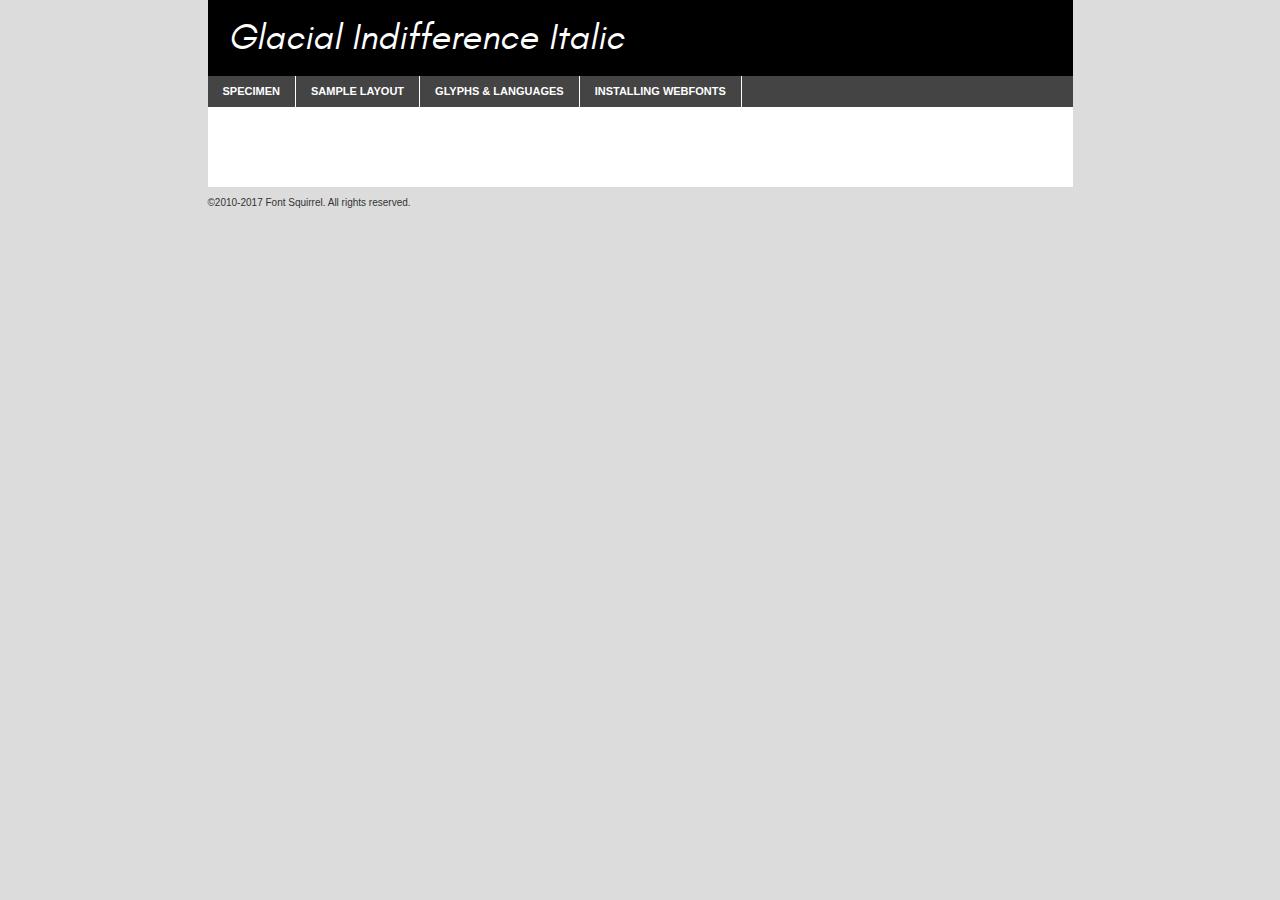
<file: glacialindifference-italic-demo.html>
<!DOCTYPE html PUBLIC "-//W3C//DTD XHTML 1.0 Transitional//EN"
        "http://www.w3.org/TR/xhtml1/DTD/xhtml1-transitional.dtd">

<html xmlns="http://www.w3.org/1999/xhtml" xml:lang="en" lang="en">
<head>
    <meta http-equiv="Content-Type" content="text/html; charset=utf-8"/>
    <script src="http://ajax.googleapis.com/ajax/libs/jquery/1.7.2/jquery.min.js" type="text/javascript" charset="utf-8"></script>
    <script type="text/javascript">
		(function($) {
			$.fn.easyTabs = function(option) {
				var param = jQuery.extend({ fadeSpeed: 'fast', defaultContent: 1, activeClass: 'active' }, option);
				$(this).each(function() {
					var thisId = '#' + this.id;
					if ( param.defaultContent == '' )
					{
						param.defaultContent = 1;
					}
					if ( typeof param.defaultContent == 'number' )
					{
						var defaultTab = $(thisId + ' .tabs li:eq(' + (param.defaultContent - 1) + ') a').attr('href').substr(1);
					}
					else
					{
						var defaultTab = param.defaultContent;
					}
					$(thisId + ' .tabs li a').each(function() {
						var tabToHide = $(this).attr('href').substr(1);
						$('#' + tabToHide).addClass('easytabs-tab-content');
					});
					hideAll();
					changeContent(defaultTab);

					function hideAll() {$(thisId + ' .easytabs-tab-content').hide();}

					function changeContent(tabId)
					{
						hideAll();
						$(thisId + ' .tabs li').removeClass(param.activeClass);
						$(thisId + ' .tabs li a[href=#' + tabId + ']').closest('li').addClass(param.activeClass);
						if ( param.fadeSpeed != 'none' )
						{
							$(thisId + ' #' + tabId).fadeIn(param.fadeSpeed);
						}
						else
						{
							$(thisId + ' #' + tabId).show();
						}
					}

					$(thisId + ' .tabs li').click(function() {
						var tabId = $(this).find('a').attr('href').substr(1);
						changeContent(tabId);
						return false;
					});
				});
			}
		})(jQuery);
    </script>
    <link rel="stylesheet" href="specimen_files/specimen_stylesheet.css" type="text/css" charset="utf-8"/>
    <link rel="stylesheet" href="stylesheet.css" type="text/css" charset="utf-8"/>

    <style type="text/css">
        		body {
			font-family: 'glacial_indifferenceitalic';
        		}

            </style>

    <title>Glacial Indifference Italic Specimen</title>


    <script type="text/javascript" charset="utf-8">
		$(document).ready(function() {
			$('#container').easyTabs({ defaultContent: 1 });
		});
    </script>
</head>

<body>
<div id="container">
    <div id="header">
		Glacial Indifference Italic    </div>
    <ul class="tabs">
        <li><a href="#specimen">Specimen</a></li>
        <li><a href="#layout">Sample Layout</a></li>
		        <li><a href="#glyphs">Glyphs &amp; Languages</a></li>
        <li><a href="#installing">Installing Webfonts</a></li>

    </ul>

    <div id="main_content">


        <div id="specimen">

            <div class="section">
                <div class="grid12 firstcol">
                    <div class="huge">AaBb</div>
                </div>
            </div>

            <div class="section">
                <div class="glyph_range">A&#x200B;B&#x200b;C&#x200b;D&#x200b;E&#x200b;F&#x200b;G&#x200b;H&#x200b;I&#x200b;J&#x200b;K&#x200b;L&#x200b;M&#x200b;N&#x200b;O&#x200b;P&#x200b;Q&#x200b;R&#x200b;S&#x200b;T&#x200b;U&#x200b;V&#x200b;W&#x200b;X&#x200b;Y&#x200b;Z&#x200b;a&#x200b;b&#x200b;c&#x200b;d&#x200b;e&#x200b;f&#x200b;g&#x200b;h&#x200b;i&#x200b;j&#x200b;k&#x200b;l&#x200b;m&#x200b;n&#x200b;o&#x200b;p&#x200b;q&#x200b;r&#x200b;s&#x200b;t&#x200b;u&#x200b;v&#x200b;w&#x200b;x&#x200b;y&#x200b;z&#x200b;1&#x200b;2&#x200b;3&#x200b;4&#x200b;5&#x200b;6&#x200b;7&#x200b;8&#x200b;9&#x200b;0&#x200b;&amp;&#x200b;.&#x200b;,&#x200b;?&#x200b;!&#x200b;&#64;&#x200b;(&#x200b;)&#x200b;#&#x200b;$&#x200b;%&#x200b;*&#x200b;+&#x200b;-&#x200b;=&#x200b;:&#x200b;;</div>
            </div>
            <div class="section">
                <div class="grid12 firstcol">
                    <table class="sample_table">
                        <tr>
                            <td>10</td>
                            <td class="size10">abcdefghijklmnopqrstuvwxyzABCDEFGHIJKLMNOPQRSTUVWXYZ0123456789abcdefghijklmnopqrstuvwxyzABCDEFGHIJKLMNOPQRSTUVWXYZ0123456789abcdefghijklmnopqrstuvwxyzABCDEFGHIJKLMNOPQRSTUVWXYZ</td>
                        </tr>
                        <tr>
                            <td>11</td>
                            <td class="size11">abcdefghijklmnopqrstuvwxyzABCDEFGHIJKLMNOPQRSTUVWXYZ0123456789abcdefghijklmnopqrstuvwxyzABCDEFGHIJKLMNOPQRSTUVWXYZ0123456789abcdefghijklmnopqrstuvwxyzABCDEFGHIJKLMNOPQRSTUVWXYZ</td>
                        </tr>
                        <tr>
                            <td>12</td>
                            <td class="size12">abcdefghijklmnopqrstuvwxyzABCDEFGHIJKLMNOPQRSTUVWXYZ0123456789abcdefghijklmnopqrstuvwxyzABCDEFGHIJKLMNOPQRSTUVWXYZ0123456789abcdefghijklmnopqrstuvwxyzABCDEFGHIJKLMNOPQRSTUVWXYZ</td>
                        </tr>
                        <tr>
                            <td>13</td>
                            <td class="size13">abcdefghijklmnopqrstuvwxyzABCDEFGHIJKLMNOPQRSTUVWXYZ0123456789abcdefghijklmnopqrstuvwxyzABCDEFGHIJKLMNOPQRSTUVWXYZ0123456789abcdefghijklmnopqrstuvwxyzABCDEFGHIJKLMNOPQRSTUVWXYZ</td>
                        </tr>
                        <tr>
                            <td>14</td>
                            <td class="size14">abcdefghijklmnopqrstuvwxyzABCDEFGHIJKLMNOPQRSTUVWXYZ0123456789abcdefghijklmnopqrstuvwxyzABCDEFGHIJKLMNOPQRSTUVWXYZ0123456789abcdefghijklmnopqrstuvwxyzABCDEFGHIJKLMNOPQRSTUVWXYZ</td>
                        </tr>
                        <tr>
                            <td>16</td>
                            <td class="size16">abcdefghijklmnopqrstuvwxyzABCDEFGHIJKLMNOPQRSTUVWXYZ0123456789abcdefghijklmnopqrstuvwxyzABCDEFGHIJKLMNOPQRSTUVWXYZ</td>
                        </tr>
                        <tr>
                            <td>18</td>
                            <td class="size18">abcdefghijklmnopqrstuvwxyzABCDEFGHIJKLMNOPQRSTUVWXYZ0123456789abcdefghijklmnopqrstuvwxyzABCDEFGHIJKLMNOPQRSTUVWXYZ</td>
                        </tr>
                        <tr>
                            <td>20</td>
                            <td class="size20">abcdefghijklmnopqrstuvwxyzABCDEFGHIJKLMNOPQRSTUVWXYZ0123456789abcdefghijklmnopqrstuvwxyzABCDEFGHIJKLMNOPQRSTUVWXYZ</td>
                        </tr>
                        <tr>
                            <td>24</td>
                            <td class="size24">abcdefghijklmnopqrstuvwxyzABCDEFGHIJKLMNOPQRSTUVWXYZ0123456789abcdefghijklmnopqrstuvwxyzABCDEFGHIJKLMNOPQRSTUVWXYZ</td>
                        </tr>
                        <tr>
                            <td>30</td>
                            <td class="size30">abcdefghijklmnopqrstuvwxyzABCDEFGHIJKLMNOPQRSTUVWXYZ0123456789abcdefghijklmnopqrstuvwxyzABCDEFGHIJKLMNOPQRSTUVWXYZ</td>
                        </tr>
                        <tr>
                            <td>36</td>
                            <td class="size36">abcdefghijklmnopqrstuvwxyzABCDEFGHIJKLMNOPQRSTUVWXYZ0123456789abcdefghijklmnopqrstuvwxyzABCDEFGHIJKLMNOPQRSTUVWXYZ</td>
                        </tr>
                        <tr>
                            <td>48</td>
                            <td class="size48">abcdefghijklmnopqrstuvwxyzABCDEFGHIJKLMNOPQRSTUVWXYZ0123456789abcdefghijklmnopqrstuvwxyzABCDEFGHIJKLMNOPQRSTUVWXYZ</td>
                        </tr>
                        <tr>
                            <td>60</td>
                            <td class="size60">abcdefghijklmnopqrstuvwxyzABCDEFGHIJKLMNOPQRSTUVWXYZ0123456789abcdefghijklmnopqrstuvwxyzABCDEFGHIJKLMNOPQRSTUVWXYZ</td>
                        </tr>
                        <tr>
                            <td>72</td>
                            <td class="size72">abcdefghijklmnopqrstuvwxyzABCDEFGHIJKLMNOPQRSTUVWXYZ0123456789abcdefghijklmnopqrstuvwxyzABCDEFGHIJKLMNOPQRSTUVWXYZ</td>
                        </tr>
                        <tr>
                            <td>90</td>
                            <td class="size90">abcdefghijklmnopqrstuvwxyzABCDEFGHIJKLMNOPQRSTUVWXYZ0123456789abcdefghijklmnopqrstuvwxyzABCDEFGHIJKLMNOPQRSTUVWXYZ</td>
                        </tr>
                    </table>

                </div>

            </div>


            <div class="section" id="bodycomparison">


                <div id="xheight">
                    <div class="fontbody">&#x25FC;&#x25FC;&#x25FC;&#x25FC;&#x25FC;&#x25FC;&#x25FC;&#x25FC;&#x25FC;&#x25FC;&#x25FC;&#x25FC;&#x25FC;&#x25FC;&#x25FC;&#x25FC;&#x25FC;&#x25FC;&#x25FC;&#x25FC;&#x25FC;&#x25FC;&#x25FC;&#x25FC;&#x25FC;&#x25FC;&#x25FC;&#x25FC;&#x25FC;&#x25FC;&#x25FC;&#x25FC;&#x25FC;&#x25FC;&#x25FC;&#x25FC;&#x25FC;&#x25FC;&#x25FC;&#x25FC;&#x25FC;&#x25FC;&#x25FC;&#x25FC;&#x25FC;&#x25FC;&#x25FC;&#x25FC;&#x25FC;&#x25FC;&#x25FC;&#x25FC;&#x25FC;&#x25FC;&#x25FC;&#x25FC;&#x25FC;&#x25FC;&#x25FC;&#x25FC;&#x25FC;&#x25FC;&#x25FC;&#x25FC;&#x25FC;&#x25FC;&#x25FC;&#x25FC;&#x25FC;&#x25FC;&#x25FC;&#x25FC;&#x25FC;&#x25FC;&#x25FC;&#x25FC;&#x25FC;&#x25FC;&#x25FC;&#x25FC;&#x25FC;&#x25FC;&#x25FC;&#x25FC;&#x25FC;&#x25FC;&#x25FC;&#x25FC;&#x25FC;&#x25FC;&#x25FC;&#x25FC;&#x25FC;&#x25FC;&#x25FC;&#x25FC;&#x25FC;&#x25FC;&#x25FC;body</div>
                    <div class="arialbody">body</div>
                    <div class="verdanabody">body</div>
                    <div class="georgiabody">body</div>
                </div>
                <div class="fontbody" style="z-index:1">
                    body<span>Glacial Indifference Italic</span>
                </div>
                <div class="arialbody" style="z-index:1">
                    body<span>Arial</span>
                </div>
                <div class="verdanabody" style="z-index:1">
                    body<span>Verdana</span>
                </div>
                <div class="georgiabody" style="z-index:1">
                    body<span>Georgia</span>
                </div>


            </div>


            <div class="section psample psample_row1" id="">

                <div class="grid2 firstcol">
                    <p class="size10"><span>10.</span>Aenean lacinia bibendum nulla sed consectetur. Fusce dapibus, tellus ac cursus commodo, tortor mauris condimentum nibh, ut fermentum massa justo sit amet risus. Nullam id dolor id nibh ultricies vehicula ut id elit. Cum sociis natoque penatibus et magnis dis parturient montes, nascetur ridiculus mus. Nulla vitae elit libero, a pharetra augue.</p>

                </div>
                <div class="grid3">
                    <p class="size11"><span>11.</span>Aenean lacinia bibendum nulla sed consectetur. Fusce dapibus, tellus ac cursus commodo, tortor mauris condimentum nibh, ut fermentum massa justo sit amet risus. Nullam id dolor id nibh ultricies vehicula ut id elit. Cum sociis natoque penatibus et magnis dis parturient montes, nascetur ridiculus mus. Nulla vitae elit libero, a pharetra augue.</p>

                </div>
                <div class="grid3">
                    <p class="size12"><span>12.</span>Aenean lacinia bibendum nulla sed consectetur. Fusce dapibus, tellus ac cursus commodo, tortor mauris condimentum nibh, ut fermentum massa justo sit amet risus. Nullam id dolor id nibh ultricies vehicula ut id elit. Cum sociis natoque penatibus et magnis dis parturient montes, nascetur ridiculus mus. Nulla vitae elit libero, a pharetra augue.</p>

                </div>
                <div class="grid4">
                    <p class="size13"><span>13.</span>Aenean lacinia bibendum nulla sed consectetur. Fusce dapibus, tellus ac cursus commodo, tortor mauris condimentum nibh, ut fermentum massa justo sit amet risus. Nullam id dolor id nibh ultricies vehicula ut id elit. Cum sociis natoque penatibus et magnis dis parturient montes, nascetur ridiculus mus. Nulla vitae elit libero, a pharetra augue.</p>

                </div>
                <div class="white_blend"></div>

            </div>
            <div class="section psample psample_row2" id="">
                <div class="grid3 firstcol">
                    <p class="size14"><span>14.</span>Aenean lacinia bibendum nulla sed consectetur. Fusce dapibus, tellus ac cursus commodo, tortor mauris condimentum nibh, ut fermentum massa justo sit amet risus. Nullam id dolor id nibh ultricies vehicula ut id elit. Cum sociis natoque penatibus et magnis dis parturient montes, nascetur ridiculus mus. Nulla vitae elit libero, a pharetra augue.</p>

                </div>
                <div class="grid4">
                    <p class="size16"><span>16.</span>Aenean lacinia bibendum nulla sed consectetur. Fusce dapibus, tellus ac cursus commodo, tortor mauris condimentum nibh, ut fermentum massa justo sit amet risus. Nullam id dolor id nibh ultricies vehicula ut id elit. Cum sociis natoque penatibus et magnis dis parturient montes, nascetur ridiculus mus. Nulla vitae elit libero, a pharetra augue.</p>

                </div>
                <div class="grid5">
                    <p class="size18"><span>18.</span>Aenean lacinia bibendum nulla sed consectetur. Fusce dapibus, tellus ac cursus commodo, tortor mauris condimentum nibh, ut fermentum massa justo sit amet risus. Nullam id dolor id nibh ultricies vehicula ut id elit. Cum sociis natoque penatibus et magnis dis parturient montes, nascetur ridiculus mus. Nulla vitae elit libero, a pharetra augue.</p>

                </div>

                <div class="white_blend"></div>

            </div>

            <div class="section psample psample_row3" id="">
                <div class="grid5 firstcol">
                    <p class="size20"><span>20.</span>Aenean lacinia bibendum nulla sed consectetur. Fusce dapibus, tellus ac cursus commodo, tortor mauris condimentum nibh, ut fermentum massa justo sit amet risus. Nullam id dolor id nibh ultricies vehicula ut id elit. Cum sociis natoque penatibus et magnis dis parturient montes, nascetur ridiculus mus. Nulla vitae elit libero, a pharetra augue.</p>
                </div>
                <div class="grid7">
                    <p class="size24"><span>24.</span>Aenean lacinia bibendum nulla sed consectetur. Fusce dapibus, tellus ac cursus commodo, tortor mauris condimentum nibh, ut fermentum massa justo sit amet risus. Nullam id dolor id nibh ultricies vehicula ut id elit. Cum sociis natoque penatibus et magnis dis parturient montes, nascetur ridiculus mus. Nulla vitae elit libero, a pharetra augue.</p>
                </div>

                <div class="white_blend"></div>

            </div>

            <div class="section psample psample_row4" id="">
                <div class="grid12 firstcol">
                    <p class="size30"><span>30.</span>Aenean lacinia bibendum nulla sed consectetur. Fusce dapibus, tellus ac cursus commodo, tortor mauris condimentum nibh, ut fermentum massa justo sit amet risus. Nullam id dolor id nibh ultricies vehicula ut id elit. Cum sociis natoque penatibus et magnis dis parturient montes, nascetur ridiculus mus. Nulla vitae elit libero, a pharetra augue.</p>
                </div>
                <div class="white_blend"></div>

            </div>


            <div class="section psample psample_row1 fullreverse">
                <div class="grid2 firstcol">
                    <p class="size10"><span>10.</span>Aenean lacinia bibendum nulla sed consectetur. Fusce dapibus, tellus ac cursus commodo, tortor mauris condimentum nibh, ut fermentum massa justo sit amet risus. Nullam id dolor id nibh ultricies vehicula ut id elit. Cum sociis natoque penatibus et magnis dis parturient montes, nascetur ridiculus mus. Nulla vitae elit libero, a pharetra augue.</p>

                </div>
                <div class="grid3">
                    <p class="size11"><span>11.</span>Aenean lacinia bibendum nulla sed consectetur. Fusce dapibus, tellus ac cursus commodo, tortor mauris condimentum nibh, ut fermentum massa justo sit amet risus. Nullam id dolor id nibh ultricies vehicula ut id elit. Cum sociis natoque penatibus et magnis dis parturient montes, nascetur ridiculus mus. Nulla vitae elit libero, a pharetra augue.</p>

                </div>
                <div class="grid3">
                    <p class="size12"><span>12.</span>Aenean lacinia bibendum nulla sed consectetur. Fusce dapibus, tellus ac cursus commodo, tortor mauris condimentum nibh, ut fermentum massa justo sit amet risus. Nullam id dolor id nibh ultricies vehicula ut id elit. Cum sociis natoque penatibus et magnis dis parturient montes, nascetur ridiculus mus. Nulla vitae elit libero, a pharetra augue.</p>

                </div>
                <div class="grid4">
                    <p class="size13"><span>13.</span>Aenean lacinia bibendum nulla sed consectetur. Fusce dapibus, tellus ac cursus commodo, tortor mauris condimentum nibh, ut fermentum massa justo sit amet risus. Nullam id dolor id nibh ultricies vehicula ut id elit. Cum sociis natoque penatibus et magnis dis parturient montes, nascetur ridiculus mus. Nulla vitae elit libero, a pharetra augue.</p>

                </div>
                <div class="black_blend"></div>

            </div>

            <div class="section psample psample_row2 fullreverse">
                <div class="grid3 firstcol">
                    <p class="size14"><span>14.</span>Aenean lacinia bibendum nulla sed consectetur. Fusce dapibus, tellus ac cursus commodo, tortor mauris condimentum nibh, ut fermentum massa justo sit amet risus. Nullam id dolor id nibh ultricies vehicula ut id elit. Cum sociis natoque penatibus et magnis dis parturient montes, nascetur ridiculus mus. Nulla vitae elit libero, a pharetra augue.</p>

                </div>
                <div class="grid4">
                    <p class="size16"><span>16.</span>Aenean lacinia bibendum nulla sed consectetur. Fusce dapibus, tellus ac cursus commodo, tortor mauris condimentum nibh, ut fermentum massa justo sit amet risus. Nullam id dolor id nibh ultricies vehicula ut id elit. Cum sociis natoque penatibus et magnis dis parturient montes, nascetur ridiculus mus. Nulla vitae elit libero, a pharetra augue.</p>

                </div>
                <div class="grid5">
                    <p class="size18"><span>18.</span>Aenean lacinia bibendum nulla sed consectetur. Fusce dapibus, tellus ac cursus commodo, tortor mauris condimentum nibh, ut fermentum massa justo sit amet risus. Nullam id dolor id nibh ultricies vehicula ut id elit. Cum sociis natoque penatibus et magnis dis parturient montes, nascetur ridiculus mus. Nulla vitae elit libero, a pharetra augue.</p>

                </div>
                <div class="black_blend"></div>

            </div>

            <div class="section psample fullreverse psample_row3" id="">
                <div class="grid5 firstcol">
                    <p class="size20"><span>20.</span>Aenean lacinia bibendum nulla sed consectetur. Fusce dapibus, tellus ac cursus commodo, tortor mauris condimentum nibh, ut fermentum massa justo sit amet risus. Nullam id dolor id nibh ultricies vehicula ut id elit. Cum sociis natoque penatibus et magnis dis parturient montes, nascetur ridiculus mus. Nulla vitae elit libero, a pharetra augue.</p>
                </div>
                <div class="grid7">
                    <p class="size24"><span>24.</span>Aenean lacinia bibendum nulla sed consectetur. Fusce dapibus, tellus ac cursus commodo, tortor mauris condimentum nibh, ut fermentum massa justo sit amet risus. Nullam id dolor id nibh ultricies vehicula ut id elit. Cum sociis natoque penatibus et magnis dis parturient montes, nascetur ridiculus mus. Nulla vitae elit libero, a pharetra augue.</p>
                </div>

                <div class="black_blend"></div>

            </div>

            <div class="section psample fullreverse psample_row4" id="" style="border-bottom: 20px #000 solid;">
                <div class="grid12 firstcol">
                    <p class="size30"><span>30.</span>Aenean lacinia bibendum nulla sed consectetur. Fusce dapibus, tellus ac cursus commodo, tortor mauris condimentum nibh, ut fermentum massa justo sit amet risus. Nullam id dolor id nibh ultricies vehicula ut id elit. Cum sociis natoque penatibus et magnis dis parturient montes, nascetur ridiculus mus. Nulla vitae elit libero, a pharetra augue.</p>
                </div>
                <div class="black_blend"></div>

            </div>


        </div>

        <div id="layout">

            <div class="section">

                <div class="grid12 firstcol">
                    <h1>Lorem Ipsum Dolor</h1>
                    <h2>Etiam porta sem malesuada magna mollis euismod</h2>

                    <p class="byline">By <a href="#link">Aenean Lacinia</a></p>
                </div>
            </div>
            <div class="section">
                <div class="grid8 firstcol">
                    <p class="large">Donec sed odio dui. Morbi leo risus, porta ac consectetur ac, vestibulum at eros. Fusce dapibus, tellus ac cursus commodo, tortor mauris condimentum nibh, ut fermentum massa justo sit amet risus. </p>


                    <h3>Pellentesque ornare sem</h3>

                    <p>Maecenas sed diam eget risus varius blandit sit amet non magna. Maecenas faucibus mollis interdum. Donec ullamcorper nulla non metus auctor fringilla. Nullam id dolor id nibh ultricies vehicula ut id elit. Nullam id dolor id nibh ultricies vehicula ut id elit. </p>

                    <p>Aenean eu leo quam. Pellentesque ornare sem lacinia quam venenatis vestibulum. Lorem ipsum dolor sit amet, consectetur adipiscing elit. Cum sociis natoque penatibus et magnis dis parturient montes, nascetur ridiculus mus. </p>

                    <p>Nulla vitae elit libero, a pharetra augue. Praesent commodo cursus magna, vel scelerisque nisl consectetur et. Aenean lacinia bibendum nulla sed consectetur. </p>

                    <p>Nullam quis risus eget urna mollis ornare vel eu leo. Nullam quis risus eget urna mollis ornare vel eu leo. Maecenas sed diam eget risus varius blandit sit amet non magna. Donec ullamcorper nulla non metus auctor fringilla. </p>

                    <h3>Cras mattis consectetur</h3>

                    <p>Aenean eu leo quam. Pellentesque ornare sem lacinia quam venenatis vestibulum. Aenean lacinia bibendum nulla sed consectetur. Integer posuere erat a ante venenatis dapibus posuere velit aliquet. Cras mattis consectetur purus sit amet fermentum. </p>

                    <p>Nullam id dolor id nibh ultricies vehicula ut id elit. Nullam quis risus eget urna mollis ornare vel eu leo. Cras mattis consectetur purus sit amet fermentum.</p>
                </div>

                <div class="grid4 sidebar">

                    <div class="box reverse">
                        <p class="last">Nullam quis risus eget urna mollis ornare vel eu leo. Donec ullamcorper nulla non metus auctor fringilla. Cras mattis consectetur purus sit amet fermentum. Sed posuere consectetur est at lobortis. Lorem ipsum dolor sit amet, consectetur adipiscing elit. </p>
                    </div>

                    <p class="caption">Maecenas sed diam eget risus varius.</p>

                    <p>Vestibulum id ligula porta felis euismod semper. Integer posuere erat a ante venenatis dapibus posuere velit aliquet. Vestibulum id ligula porta felis euismod semper. Sed posuere consectetur est at lobortis. Maecenas sed diam eget risus varius blandit sit amet non magna. Fusce dapibus, tellus ac cursus commodo, tortor mauris condimentum nibh, ut fermentum massa justo sit amet risus. </p>


                    <p>Duis mollis, est non commodo luctus, nisi erat porttitor ligula, eget lacinia odio sem nec elit. Aenean lacinia bibendum nulla sed consectetur. Vivamus sagittis lacus vel augue laoreet rutrum faucibus dolor auctor. Aenean lacinia bibendum nulla sed consectetur. Nullam quis risus eget urna mollis ornare vel eu leo. </p>

                    <p>Praesent commodo cursus magna, vel scelerisque nisl consectetur et. Donec ullamcorper nulla non metus auctor fringilla. Maecenas faucibus mollis interdum. Fusce dapibus, tellus ac cursus commodo, tortor mauris condimentum nibh, ut fermentum massa justo sit amet risus. </p>

                </div>
            </div>

        </div>


		

        <div id="glyphs">
            <div class="section">
                <div class="grid12 firstcol">

                    <h1>Language Support</h1>
                    <p>The subset of Glacial Indifference Italic in this kit supports the following languages:<br/>

						Albanian, Basque, Breton, Chamorro, Danish, English, Faroese, Finnish, Frisian, Galician, German, Icelandic, Italian, Malagasy, Norwegian, Portuguese, Alsatian, Arapaho, Arrernte, Aymara, Bislama, Cebuano, Corsican, Fijian, French_creole, Genoese, Gilbertese, Greenlandic, Haitian_creole, Hiligaynon, Hmong, Hopi, Ibanag, Iloko_ilokano, Indonesian, Interglossa_glosa, Interlingua, Irish_gaelic, Jerriais, Lojban, Lombard, Luxembourgeois, Manx, Mohawk, Norfolk_pitcairnese, Occitan, Oromo, Pangasinan, Papiamento, Piedmontese, Potawatomi, Rhaeto-romance, Romansh, Rotokas, Sami_lule, Samoan, Sardinian, Scots_gaelic, Seychelles_creole, Shona, Sicilian, Somali, Southern_ndebele, Swahili, Swati_swazi, Tagalog_filipino_pilipino, Tetum, Tok_pisin, Uyghur_latinized, Volapuk, Walloon, Warlpiri, Xhosa, Yapese, Zulu, Latinbasic, Ubasic, Demo                    </p>
                    <h1>Glyph Chart</h1>
                    <p>The subset of Glacial Indifference Italic in this kit includes all the glyphs listed below. Unicode entities are included above each glyph to help you insert individual characters into your layout.</p>
                    <div id="glyph_chart">

																																	                                <div><p>&amp;#13;</p>&#13;</div>
																				                                <div><p>&amp;#32;</p>&#32;</div>
																				                                <div><p>&amp;#33;</p>&#33;</div>
																				                                <div><p>&amp;#34;</p>&#34;</div>
																				                                <div><p>&amp;#35;</p>&#35;</div>
																				                                <div><p>&amp;#36;</p>&#36;</div>
																				                                <div><p>&amp;#37;</p>&#37;</div>
																				                                <div><p>&amp;#38;</p>&#38;</div>
																				                                <div><p>&amp;#39;</p>&#39;</div>
																				                                <div><p>&amp;#40;</p>&#40;</div>
																				                                <div><p>&amp;#41;</p>&#41;</div>
																				                                <div><p>&amp;#42;</p>&#42;</div>
																				                                <div><p>&amp;#43;</p>&#43;</div>
																				                                <div><p>&amp;#44;</p>&#44;</div>
																				                                <div><p>&amp;#45;</p>&#45;</div>
																				                                <div><p>&amp;#46;</p>&#46;</div>
																				                                <div><p>&amp;#47;</p>&#47;</div>
																				                                <div><p>&amp;#48;</p>&#48;</div>
																				                                <div><p>&amp;#49;</p>&#49;</div>
																				                                <div><p>&amp;#50;</p>&#50;</div>
																				                                <div><p>&amp;#51;</p>&#51;</div>
																				                                <div><p>&amp;#52;</p>&#52;</div>
																				                                <div><p>&amp;#53;</p>&#53;</div>
																				                                <div><p>&amp;#54;</p>&#54;</div>
																				                                <div><p>&amp;#55;</p>&#55;</div>
																				                                <div><p>&amp;#56;</p>&#56;</div>
																				                                <div><p>&amp;#57;</p>&#57;</div>
																				                                <div><p>&amp;#58;</p>&#58;</div>
																				                                <div><p>&amp;#59;</p>&#59;</div>
																				                                <div><p>&amp;#60;</p>&#60;</div>
																				                                <div><p>&amp;#61;</p>&#61;</div>
																				                                <div><p>&amp;#62;</p>&#62;</div>
																				                                <div><p>&amp;#63;</p>&#63;</div>
																				                                <div><p>&amp;#64;</p>&#64;</div>
																				                                <div><p>&amp;#65;</p>&#65;</div>
																				                                <div><p>&amp;#66;</p>&#66;</div>
																				                                <div><p>&amp;#67;</p>&#67;</div>
																				                                <div><p>&amp;#68;</p>&#68;</div>
																				                                <div><p>&amp;#69;</p>&#69;</div>
																				                                <div><p>&amp;#70;</p>&#70;</div>
																				                                <div><p>&amp;#71;</p>&#71;</div>
																				                                <div><p>&amp;#72;</p>&#72;</div>
																				                                <div><p>&amp;#73;</p>&#73;</div>
																				                                <div><p>&amp;#74;</p>&#74;</div>
																				                                <div><p>&amp;#75;</p>&#75;</div>
																				                                <div><p>&amp;#76;</p>&#76;</div>
																				                                <div><p>&amp;#77;</p>&#77;</div>
																				                                <div><p>&amp;#78;</p>&#78;</div>
																				                                <div><p>&amp;#79;</p>&#79;</div>
																				                                <div><p>&amp;#80;</p>&#80;</div>
																				                                <div><p>&amp;#81;</p>&#81;</div>
																				                                <div><p>&amp;#82;</p>&#82;</div>
																				                                <div><p>&amp;#83;</p>&#83;</div>
																				                                <div><p>&amp;#84;</p>&#84;</div>
																				                                <div><p>&amp;#85;</p>&#85;</div>
																				                                <div><p>&amp;#86;</p>&#86;</div>
																				                                <div><p>&amp;#87;</p>&#87;</div>
																				                                <div><p>&amp;#88;</p>&#88;</div>
																				                                <div><p>&amp;#89;</p>&#89;</div>
																				                                <div><p>&amp;#90;</p>&#90;</div>
																				                                <div><p>&amp;#91;</p>&#91;</div>
																				                                <div><p>&amp;#92;</p>&#92;</div>
																				                                <div><p>&amp;#93;</p>&#93;</div>
																				                                <div><p>&amp;#94;</p>&#94;</div>
																				                                <div><p>&amp;#95;</p>&#95;</div>
																				                                <div><p>&amp;#96;</p>&#96;</div>
																				                                <div><p>&amp;#97;</p>&#97;</div>
																				                                <div><p>&amp;#98;</p>&#98;</div>
																				                                <div><p>&amp;#99;</p>&#99;</div>
																				                                <div><p>&amp;#100;</p>&#100;</div>
																				                                <div><p>&amp;#101;</p>&#101;</div>
																				                                <div><p>&amp;#102;</p>&#102;</div>
																				                                <div><p>&amp;#103;</p>&#103;</div>
																				                                <div><p>&amp;#104;</p>&#104;</div>
																				                                <div><p>&amp;#105;</p>&#105;</div>
																				                                <div><p>&amp;#106;</p>&#106;</div>
																				                                <div><p>&amp;#107;</p>&#107;</div>
																				                                <div><p>&amp;#108;</p>&#108;</div>
																				                                <div><p>&amp;#109;</p>&#109;</div>
																				                                <div><p>&amp;#110;</p>&#110;</div>
																				                                <div><p>&amp;#111;</p>&#111;</div>
																				                                <div><p>&amp;#112;</p>&#112;</div>
																				                                <div><p>&amp;#113;</p>&#113;</div>
																				                                <div><p>&amp;#114;</p>&#114;</div>
																				                                <div><p>&amp;#115;</p>&#115;</div>
																				                                <div><p>&amp;#116;</p>&#116;</div>
																				                                <div><p>&amp;#117;</p>&#117;</div>
																				                                <div><p>&amp;#118;</p>&#118;</div>
																				                                <div><p>&amp;#119;</p>&#119;</div>
																				                                <div><p>&amp;#120;</p>&#120;</div>
																				                                <div><p>&amp;#121;</p>&#121;</div>
																				                                <div><p>&amp;#122;</p>&#122;</div>
																				                                <div><p>&amp;#123;</p>&#123;</div>
																				                                <div><p>&amp;#124;</p>&#124;</div>
																				                                <div><p>&amp;#125;</p>&#125;</div>
																				                                <div><p>&amp;#126;</p>&#126;</div>
																				                                <div><p>&amp;#160;</p>&#160;</div>
																				                                <div><p>&amp;#168;</p>&#168;</div>
																				                                <div><p>&amp;#169;</p>&#169;</div>
																				                                <div><p>&amp;#173;</p>&#173;</div>
																				                                <div><p>&amp;#174;</p>&#174;</div>
																				                                <div><p>&amp;#176;</p>&#176;</div>
																				                                <div><p>&amp;#180;</p>&#180;</div>
																				                                <div><p>&amp;#182;</p>&#182;</div>
																				                                <div><p>&amp;#184;</p>&#184;</div>
																				                                <div><p>&amp;#192;</p>&#192;</div>
																				                                <div><p>&amp;#193;</p>&#193;</div>
																				                                <div><p>&amp;#194;</p>&#194;</div>
																				                                <div><p>&amp;#195;</p>&#195;</div>
																				                                <div><p>&amp;#196;</p>&#196;</div>
																				                                <div><p>&amp;#197;</p>&#197;</div>
																				                                <div><p>&amp;#198;</p>&#198;</div>
																				                                <div><p>&amp;#199;</p>&#199;</div>
																				                                <div><p>&amp;#200;</p>&#200;</div>
																				                                <div><p>&amp;#201;</p>&#201;</div>
																				                                <div><p>&amp;#202;</p>&#202;</div>
																				                                <div><p>&amp;#203;</p>&#203;</div>
																				                                <div><p>&amp;#204;</p>&#204;</div>
																				                                <div><p>&amp;#205;</p>&#205;</div>
																				                                <div><p>&amp;#206;</p>&#206;</div>
																				                                <div><p>&amp;#207;</p>&#207;</div>
																				                                <div><p>&amp;#208;</p>&#208;</div>
																				                                <div><p>&amp;#209;</p>&#209;</div>
																				                                <div><p>&amp;#210;</p>&#210;</div>
																				                                <div><p>&amp;#211;</p>&#211;</div>
																				                                <div><p>&amp;#212;</p>&#212;</div>
																				                                <div><p>&amp;#213;</p>&#213;</div>
																				                                <div><p>&amp;#214;</p>&#214;</div>
																				                                <div><p>&amp;#215;</p>&#215;</div>
																				                                <div><p>&amp;#216;</p>&#216;</div>
																				                                <div><p>&amp;#217;</p>&#217;</div>
																				                                <div><p>&amp;#218;</p>&#218;</div>
																				                                <div><p>&amp;#219;</p>&#219;</div>
																				                                <div><p>&amp;#220;</p>&#220;</div>
																				                                <div><p>&amp;#221;</p>&#221;</div>
																				                                <div><p>&amp;#222;</p>&#222;</div>
																				                                <div><p>&amp;#223;</p>&#223;</div>
																				                                <div><p>&amp;#224;</p>&#224;</div>
																				                                <div><p>&amp;#225;</p>&#225;</div>
																				                                <div><p>&amp;#226;</p>&#226;</div>
																				                                <div><p>&amp;#227;</p>&#227;</div>
																				                                <div><p>&amp;#228;</p>&#228;</div>
																				                                <div><p>&amp;#229;</p>&#229;</div>
																				                                <div><p>&amp;#230;</p>&#230;</div>
																				                                <div><p>&amp;#231;</p>&#231;</div>
																				                                <div><p>&amp;#232;</p>&#232;</div>
																				                                <div><p>&amp;#233;</p>&#233;</div>
																				                                <div><p>&amp;#234;</p>&#234;</div>
																				                                <div><p>&amp;#235;</p>&#235;</div>
																				                                <div><p>&amp;#236;</p>&#236;</div>
																				                                <div><p>&amp;#237;</p>&#237;</div>
																				                                <div><p>&amp;#238;</p>&#238;</div>
																				                                <div><p>&amp;#239;</p>&#239;</div>
																				                                <div><p>&amp;#240;</p>&#240;</div>
																				                                <div><p>&amp;#241;</p>&#241;</div>
																				                                <div><p>&amp;#242;</p>&#242;</div>
																				                                <div><p>&amp;#243;</p>&#243;</div>
																				                                <div><p>&amp;#244;</p>&#244;</div>
																				                                <div><p>&amp;#245;</p>&#245;</div>
																				                                <div><p>&amp;#246;</p>&#246;</div>
																				                                <div><p>&amp;#247;</p>&#247;</div>
																				                                <div><p>&amp;#248;</p>&#248;</div>
																				                                <div><p>&amp;#249;</p>&#249;</div>
																				                                <div><p>&amp;#250;</p>&#250;</div>
																				                                <div><p>&amp;#251;</p>&#251;</div>
																				                                <div><p>&amp;#252;</p>&#252;</div>
																				                                <div><p>&amp;#253;</p>&#253;</div>
																				                                <div><p>&amp;#254;</p>&#254;</div>
																				                                <div><p>&amp;#255;</p>&#255;</div>
																				                                <div><p>&amp;#338;</p>&#338;</div>
																				                                <div><p>&amp;#339;</p>&#339;</div>
																				                                <div><p>&amp;#710;</p>&#710;</div>
																				                                <div><p>&amp;#732;</p>&#732;</div>
																				                                <div><p>&amp;#8192;</p>&#8192;</div>
																				                                <div><p>&amp;#8193;</p>&#8193;</div>
																				                                <div><p>&amp;#8194;</p>&#8194;</div>
																				                                <div><p>&amp;#8195;</p>&#8195;</div>
																				                                <div><p>&amp;#8196;</p>&#8196;</div>
																				                                <div><p>&amp;#8197;</p>&#8197;</div>
																				                                <div><p>&amp;#8198;</p>&#8198;</div>
																				                                <div><p>&amp;#8199;</p>&#8199;</div>
																				                                <div><p>&amp;#8200;</p>&#8200;</div>
																				                                <div><p>&amp;#8201;</p>&#8201;</div>
																				                                <div><p>&amp;#8202;</p>&#8202;</div>
																				                                <div><p>&amp;#8208;</p>&#8208;</div>
																				                                <div><p>&amp;#8209;</p>&#8209;</div>
																				                                <div><p>&amp;#8210;</p>&#8210;</div>
																				                                <div><p>&amp;#8211;</p>&#8211;</div>
																				                                <div><p>&amp;#8212;</p>&#8212;</div>
																				                                <div><p>&amp;#8216;</p>&#8216;</div>
																				                                <div><p>&amp;#8217;</p>&#8217;</div>
																				                                <div><p>&amp;#8220;</p>&#8220;</div>
																				                                <div><p>&amp;#8221;</p>&#8221;</div>
																				                                <div><p>&amp;#8226;</p>&#8226;</div>
																				                                <div><p>&amp;#8230;</p>&#8230;</div>
																				                                <div><p>&amp;#8239;</p>&#8239;</div>
																				                                <div><p>&amp;#8287;</p>&#8287;</div>
																				                                <div><p>&amp;#8482;</p>&#8482;</div>
																				                                <div><p>&amp;#9724;</p>&#9724;</div>
																																													                    </div>
                </div>


            </div>
        </div>


        <div id="specs">

        </div>

        <div id="installing">
            <div class="section">
                <div class="grid7 firstcol">
                    <h1>Installing Webfonts</h1>

                    <p>Webfonts are supported by all major browser platforms but not all in the same way. There are currently four different font formats that must be included in order to target all browsers. This includes TTF, WOFF, EOT and SVG.</p>

                    <h2>1. Upload your webfonts</h2>
                    <p>You must upload your webfont kit to your website. They should be in or near the same directory as your CSS files.</p>

                    <h2>2. Include the webfont stylesheet</h2>
                    <p>A special CSS @font-face declaration helps the various browsers select the appropriate font it needs without causing you a bunch of headaches. Learn more about this syntax by reading the <a href="https://www.fontspring.com/blog/further-hardening-of-the-bulletproof-syntax">Fontspring blog post</a> about it. The code for it is as follows:</p>


                    <code>
                        @font-face{
                        font-family: 'MyWebFont';
                        src: url('WebFont.eot');
                        src: url('WebFont.eot?#iefix') format('embedded-opentype'),
                        url('WebFont.woff') format('woff'),
                        url('WebFont.ttf') format('truetype'),
                        url('WebFont.svg#webfont') format('svg');
                        }
                    </code>

                    <p>We've already gone ahead and generated the code for you. All you have to do is link to the stylesheet in your HTML, like this:</p>
                    <code>&lt;link rel=&quot;stylesheet&quot; href=&quot;stylesheet.css&quot; type=&quot;text/css&quot; charset=&quot;utf-8&quot; /&gt;</code>

                    <h2>3. Modify your own stylesheet</h2>
                    <p>To take advantage of your new fonts, you must tell your stylesheet to use them. Look at the original @font-face declaration above and find the property called "font-family." The name linked there will be what you use to reference the font. Prepend that webfont name to the font stack in the "font-family" property, inside the selector you want to change. For example:</p>
                    <code>p { font-family: 'WebFont', Arial, sans-serif; }</code>

                    <h2>4. Test</h2>
                    <p>Getting webfonts to work cross-browser <em>can</em> be tricky. Use the information in the sidebar to help you if you find that fonts aren't loading in a particular browser.</p>
                </div>

                <div class="grid5 sidebar">
                    <div class="box">
                        <h2>Troubleshooting<br/>Font-Face Problems</h2>
                        <p>Having trouble getting your webfonts to load in your new website? Here are some tips to sort out what might be the problem.</p>

                        <h3>Fonts not showing in any browser</h3>

                        <p>This sounds like you need to work on the plumbing. You either did not upload the fonts to the correct directory, or you did not link the fonts properly in the CSS. If you've confirmed that all this is correct and you still have a problem, take a look at your .htaccess file and see if requests are getting intercepted.</p>

                        <h3>Fonts not loading in iPhone or iPad</h3>

                        <p>The most common problem here is that you are serving the fonts from an IIS server. IIS refuses to serve files that have unknown MIME types. If that is the case, you must set the MIME type for SVG to "image/svg+xml" in the server settings. Follow these instructions from Microsoft if you need help.</p>

                        <h3>Fonts not loading in Firefox</h3>

                        <p>The primary reason for this failure? You are still using a version Firefox older than 3.5. So upgrade already! If that isn't it, then you are very likely serving fonts from a different domain. Firefox requires that all font assets be served from the same domain. Lastly it is possible that you need to add WOFF to your list of MIME types (if you are serving via IIS.)</p>

                        <h3>Fonts not loading in IE</h3>

                        <p>Are you looking at Internet Explorer on an actual Windows machine or are you cheating by using a service like Adobe BrowserLab? Many of these screenshot services do not render @font-face for IE. Best to test it on a real machine.</p>

                        <h3>Fonts not loading in IE9</h3>

                        <p>IE9, like Firefox, requires that fonts be served from the same domain as the website. Make sure that is the case.</p>
                    </div>
                </div>
            </div>

        </div>

    </div>
    <div id="footer">
        <p>&copy;2010-2017 Font Squirrel. All rights reserved.</p>
    </div>
</div>
</body>
</html>
</file>
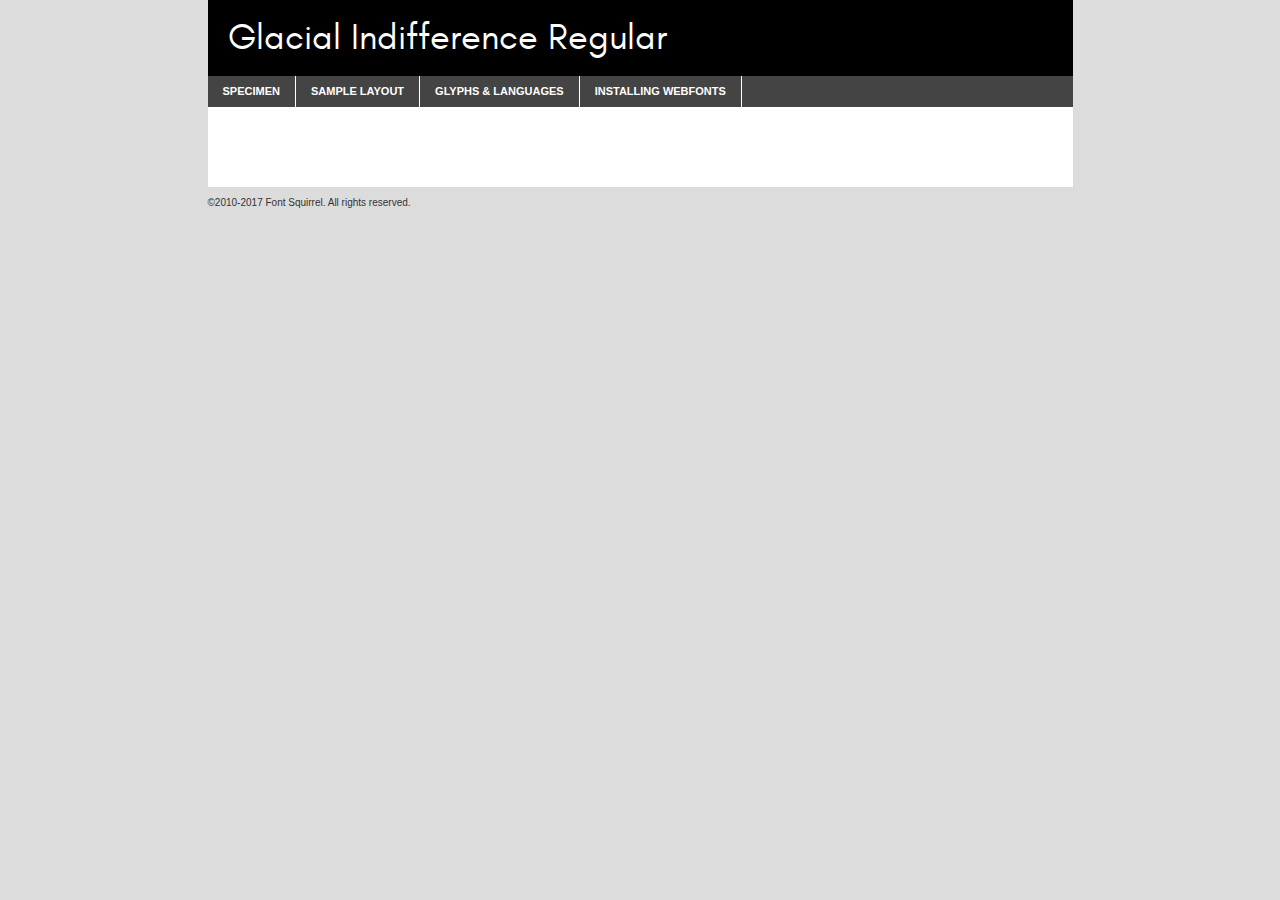
<file: glacialindifference-regular-demo.html>
<!DOCTYPE html PUBLIC "-//W3C//DTD XHTML 1.0 Transitional//EN"
        "http://www.w3.org/TR/xhtml1/DTD/xhtml1-transitional.dtd">

<html xmlns="http://www.w3.org/1999/xhtml" xml:lang="en" lang="en">
<head>
    <meta http-equiv="Content-Type" content="text/html; charset=utf-8"/>
    <script src="http://ajax.googleapis.com/ajax/libs/jquery/1.7.2/jquery.min.js" type="text/javascript" charset="utf-8"></script>
    <script type="text/javascript">
		(function($) {
			$.fn.easyTabs = function(option) {
				var param = jQuery.extend({ fadeSpeed: 'fast', defaultContent: 1, activeClass: 'active' }, option);
				$(this).each(function() {
					var thisId = '#' + this.id;
					if ( param.defaultContent == '' )
					{
						param.defaultContent = 1;
					}
					if ( typeof param.defaultContent == 'number' )
					{
						var defaultTab = $(thisId + ' .tabs li:eq(' + (param.defaultContent - 1) + ') a').attr('href').substr(1);
					}
					else
					{
						var defaultTab = param.defaultContent;
					}
					$(thisId + ' .tabs li a').each(function() {
						var tabToHide = $(this).attr('href').substr(1);
						$('#' + tabToHide).addClass('easytabs-tab-content');
					});
					hideAll();
					changeContent(defaultTab);

					function hideAll() {$(thisId + ' .easytabs-tab-content').hide();}

					function changeContent(tabId)
					{
						hideAll();
						$(thisId + ' .tabs li').removeClass(param.activeClass);
						$(thisId + ' .tabs li a[href=#' + tabId + ']').closest('li').addClass(param.activeClass);
						if ( param.fadeSpeed != 'none' )
						{
							$(thisId + ' #' + tabId).fadeIn(param.fadeSpeed);
						}
						else
						{
							$(thisId + ' #' + tabId).show();
						}
					}

					$(thisId + ' .tabs li').click(function() {
						var tabId = $(this).find('a').attr('href').substr(1);
						changeContent(tabId);
						return false;
					});
				});
			}
		})(jQuery);
    </script>
    <link rel="stylesheet" href="specimen_files/specimen_stylesheet.css" type="text/css" charset="utf-8"/>
    <link rel="stylesheet" href="stylesheet.css" type="text/css" charset="utf-8"/>

    <style type="text/css">
        		body {
			font-family: 'glacial_indifferenceregular';
        		}

            </style>

    <title>Glacial Indifference Regular Specimen</title>


    <script type="text/javascript" charset="utf-8">
		$(document).ready(function() {
			$('#container').easyTabs({ defaultContent: 1 });
		});
    </script>
</head>

<body>
<div id="container">
    <div id="header">
		Glacial Indifference Regular    </div>
    <ul class="tabs">
        <li><a href="#specimen">Specimen</a></li>
        <li><a href="#layout">Sample Layout</a></li>
		        <li><a href="#glyphs">Glyphs &amp; Languages</a></li>
        <li><a href="#installing">Installing Webfonts</a></li>

    </ul>

    <div id="main_content">


        <div id="specimen">

            <div class="section">
                <div class="grid12 firstcol">
                    <div class="huge">AaBb</div>
                </div>
            </div>

            <div class="section">
                <div class="glyph_range">A&#x200B;B&#x200b;C&#x200b;D&#x200b;E&#x200b;F&#x200b;G&#x200b;H&#x200b;I&#x200b;J&#x200b;K&#x200b;L&#x200b;M&#x200b;N&#x200b;O&#x200b;P&#x200b;Q&#x200b;R&#x200b;S&#x200b;T&#x200b;U&#x200b;V&#x200b;W&#x200b;X&#x200b;Y&#x200b;Z&#x200b;a&#x200b;b&#x200b;c&#x200b;d&#x200b;e&#x200b;f&#x200b;g&#x200b;h&#x200b;i&#x200b;j&#x200b;k&#x200b;l&#x200b;m&#x200b;n&#x200b;o&#x200b;p&#x200b;q&#x200b;r&#x200b;s&#x200b;t&#x200b;u&#x200b;v&#x200b;w&#x200b;x&#x200b;y&#x200b;z&#x200b;1&#x200b;2&#x200b;3&#x200b;4&#x200b;5&#x200b;6&#x200b;7&#x200b;8&#x200b;9&#x200b;0&#x200b;&amp;&#x200b;.&#x200b;,&#x200b;?&#x200b;!&#x200b;&#64;&#x200b;(&#x200b;)&#x200b;#&#x200b;$&#x200b;%&#x200b;*&#x200b;+&#x200b;-&#x200b;=&#x200b;:&#x200b;;</div>
            </div>
            <div class="section">
                <div class="grid12 firstcol">
                    <table class="sample_table">
                        <tr>
                            <td>10</td>
                            <td class="size10">abcdefghijklmnopqrstuvwxyzABCDEFGHIJKLMNOPQRSTUVWXYZ0123456789abcdefghijklmnopqrstuvwxyzABCDEFGHIJKLMNOPQRSTUVWXYZ0123456789abcdefghijklmnopqrstuvwxyzABCDEFGHIJKLMNOPQRSTUVWXYZ</td>
                        </tr>
                        <tr>
                            <td>11</td>
                            <td class="size11">abcdefghijklmnopqrstuvwxyzABCDEFGHIJKLMNOPQRSTUVWXYZ0123456789abcdefghijklmnopqrstuvwxyzABCDEFGHIJKLMNOPQRSTUVWXYZ0123456789abcdefghijklmnopqrstuvwxyzABCDEFGHIJKLMNOPQRSTUVWXYZ</td>
                        </tr>
                        <tr>
                            <td>12</td>
                            <td class="size12">abcdefghijklmnopqrstuvwxyzABCDEFGHIJKLMNOPQRSTUVWXYZ0123456789abcdefghijklmnopqrstuvwxyzABCDEFGHIJKLMNOPQRSTUVWXYZ0123456789abcdefghijklmnopqrstuvwxyzABCDEFGHIJKLMNOPQRSTUVWXYZ</td>
                        </tr>
                        <tr>
                            <td>13</td>
                            <td class="size13">abcdefghijklmnopqrstuvwxyzABCDEFGHIJKLMNOPQRSTUVWXYZ0123456789abcdefghijklmnopqrstuvwxyzABCDEFGHIJKLMNOPQRSTUVWXYZ0123456789abcdefghijklmnopqrstuvwxyzABCDEFGHIJKLMNOPQRSTUVWXYZ</td>
                        </tr>
                        <tr>
                            <td>14</td>
                            <td class="size14">abcdefghijklmnopqrstuvwxyzABCDEFGHIJKLMNOPQRSTUVWXYZ0123456789abcdefghijklmnopqrstuvwxyzABCDEFGHIJKLMNOPQRSTUVWXYZ0123456789abcdefghijklmnopqrstuvwxyzABCDEFGHIJKLMNOPQRSTUVWXYZ</td>
                        </tr>
                        <tr>
                            <td>16</td>
                            <td class="size16">abcdefghijklmnopqrstuvwxyzABCDEFGHIJKLMNOPQRSTUVWXYZ0123456789abcdefghijklmnopqrstuvwxyzABCDEFGHIJKLMNOPQRSTUVWXYZ</td>
                        </tr>
                        <tr>
                            <td>18</td>
                            <td class="size18">abcdefghijklmnopqrstuvwxyzABCDEFGHIJKLMNOPQRSTUVWXYZ0123456789abcdefghijklmnopqrstuvwxyzABCDEFGHIJKLMNOPQRSTUVWXYZ</td>
                        </tr>
                        <tr>
                            <td>20</td>
                            <td class="size20">abcdefghijklmnopqrstuvwxyzABCDEFGHIJKLMNOPQRSTUVWXYZ0123456789abcdefghijklmnopqrstuvwxyzABCDEFGHIJKLMNOPQRSTUVWXYZ</td>
                        </tr>
                        <tr>
                            <td>24</td>
                            <td class="size24">abcdefghijklmnopqrstuvwxyzABCDEFGHIJKLMNOPQRSTUVWXYZ0123456789abcdefghijklmnopqrstuvwxyzABCDEFGHIJKLMNOPQRSTUVWXYZ</td>
                        </tr>
                        <tr>
                            <td>30</td>
                            <td class="size30">abcdefghijklmnopqrstuvwxyzABCDEFGHIJKLMNOPQRSTUVWXYZ0123456789abcdefghijklmnopqrstuvwxyzABCDEFGHIJKLMNOPQRSTUVWXYZ</td>
                        </tr>
                        <tr>
                            <td>36</td>
                            <td class="size36">abcdefghijklmnopqrstuvwxyzABCDEFGHIJKLMNOPQRSTUVWXYZ0123456789abcdefghijklmnopqrstuvwxyzABCDEFGHIJKLMNOPQRSTUVWXYZ</td>
                        </tr>
                        <tr>
                            <td>48</td>
                            <td class="size48">abcdefghijklmnopqrstuvwxyzABCDEFGHIJKLMNOPQRSTUVWXYZ0123456789abcdefghijklmnopqrstuvwxyzABCDEFGHIJKLMNOPQRSTUVWXYZ</td>
                        </tr>
                        <tr>
                            <td>60</td>
                            <td class="size60">abcdefghijklmnopqrstuvwxyzABCDEFGHIJKLMNOPQRSTUVWXYZ0123456789abcdefghijklmnopqrstuvwxyzABCDEFGHIJKLMNOPQRSTUVWXYZ</td>
                        </tr>
                        <tr>
                            <td>72</td>
                            <td class="size72">abcdefghijklmnopqrstuvwxyzABCDEFGHIJKLMNOPQRSTUVWXYZ0123456789abcdefghijklmnopqrstuvwxyzABCDEFGHIJKLMNOPQRSTUVWXYZ</td>
                        </tr>
                        <tr>
                            <td>90</td>
                            <td class="size90">abcdefghijklmnopqrstuvwxyzABCDEFGHIJKLMNOPQRSTUVWXYZ0123456789abcdefghijklmnopqrstuvwxyzABCDEFGHIJKLMNOPQRSTUVWXYZ</td>
                        </tr>
                    </table>

                </div>

            </div>


            <div class="section" id="bodycomparison">


                <div id="xheight">
                    <div class="fontbody">&#x25FC;&#x25FC;&#x25FC;&#x25FC;&#x25FC;&#x25FC;&#x25FC;&#x25FC;&#x25FC;&#x25FC;&#x25FC;&#x25FC;&#x25FC;&#x25FC;&#x25FC;&#x25FC;&#x25FC;&#x25FC;&#x25FC;&#x25FC;&#x25FC;&#x25FC;&#x25FC;&#x25FC;&#x25FC;&#x25FC;&#x25FC;&#x25FC;&#x25FC;&#x25FC;&#x25FC;&#x25FC;&#x25FC;&#x25FC;&#x25FC;&#x25FC;&#x25FC;&#x25FC;&#x25FC;&#x25FC;&#x25FC;&#x25FC;&#x25FC;&#x25FC;&#x25FC;&#x25FC;&#x25FC;&#x25FC;&#x25FC;&#x25FC;&#x25FC;&#x25FC;&#x25FC;&#x25FC;&#x25FC;&#x25FC;&#x25FC;&#x25FC;&#x25FC;&#x25FC;&#x25FC;&#x25FC;&#x25FC;&#x25FC;&#x25FC;&#x25FC;&#x25FC;&#x25FC;&#x25FC;&#x25FC;&#x25FC;&#x25FC;&#x25FC;&#x25FC;&#x25FC;&#x25FC;&#x25FC;&#x25FC;&#x25FC;&#x25FC;&#x25FC;&#x25FC;&#x25FC;&#x25FC;&#x25FC;&#x25FC;&#x25FC;&#x25FC;&#x25FC;&#x25FC;&#x25FC;&#x25FC;&#x25FC;&#x25FC;&#x25FC;&#x25FC;&#x25FC;&#x25FC;&#x25FC;body</div>
                    <div class="arialbody">body</div>
                    <div class="verdanabody">body</div>
                    <div class="georgiabody">body</div>
                </div>
                <div class="fontbody" style="z-index:1">
                    body<span>Glacial Indifference Regular</span>
                </div>
                <div class="arialbody" style="z-index:1">
                    body<span>Arial</span>
                </div>
                <div class="verdanabody" style="z-index:1">
                    body<span>Verdana</span>
                </div>
                <div class="georgiabody" style="z-index:1">
                    body<span>Georgia</span>
                </div>


            </div>


            <div class="section psample psample_row1" id="">

                <div class="grid2 firstcol">
                    <p class="size10"><span>10.</span>Aenean lacinia bibendum nulla sed consectetur. Fusce dapibus, tellus ac cursus commodo, tortor mauris condimentum nibh, ut fermentum massa justo sit amet risus. Nullam id dolor id nibh ultricies vehicula ut id elit. Cum sociis natoque penatibus et magnis dis parturient montes, nascetur ridiculus mus. Nulla vitae elit libero, a pharetra augue.</p>

                </div>
                <div class="grid3">
                    <p class="size11"><span>11.</span>Aenean lacinia bibendum nulla sed consectetur. Fusce dapibus, tellus ac cursus commodo, tortor mauris condimentum nibh, ut fermentum massa justo sit amet risus. Nullam id dolor id nibh ultricies vehicula ut id elit. Cum sociis natoque penatibus et magnis dis parturient montes, nascetur ridiculus mus. Nulla vitae elit libero, a pharetra augue.</p>

                </div>
                <div class="grid3">
                    <p class="size12"><span>12.</span>Aenean lacinia bibendum nulla sed consectetur. Fusce dapibus, tellus ac cursus commodo, tortor mauris condimentum nibh, ut fermentum massa justo sit amet risus. Nullam id dolor id nibh ultricies vehicula ut id elit. Cum sociis natoque penatibus et magnis dis parturient montes, nascetur ridiculus mus. Nulla vitae elit libero, a pharetra augue.</p>

                </div>
                <div class="grid4">
                    <p class="size13"><span>13.</span>Aenean lacinia bibendum nulla sed consectetur. Fusce dapibus, tellus ac cursus commodo, tortor mauris condimentum nibh, ut fermentum massa justo sit amet risus. Nullam id dolor id nibh ultricies vehicula ut id elit. Cum sociis natoque penatibus et magnis dis parturient montes, nascetur ridiculus mus. Nulla vitae elit libero, a pharetra augue.</p>

                </div>
                <div class="white_blend"></div>

            </div>
            <div class="section psample psample_row2" id="">
                <div class="grid3 firstcol">
                    <p class="size14"><span>14.</span>Aenean lacinia bibendum nulla sed consectetur. Fusce dapibus, tellus ac cursus commodo, tortor mauris condimentum nibh, ut fermentum massa justo sit amet risus. Nullam id dolor id nibh ultricies vehicula ut id elit. Cum sociis natoque penatibus et magnis dis parturient montes, nascetur ridiculus mus. Nulla vitae elit libero, a pharetra augue.</p>

                </div>
                <div class="grid4">
                    <p class="size16"><span>16.</span>Aenean lacinia bibendum nulla sed consectetur. Fusce dapibus, tellus ac cursus commodo, tortor mauris condimentum nibh, ut fermentum massa justo sit amet risus. Nullam id dolor id nibh ultricies vehicula ut id elit. Cum sociis natoque penatibus et magnis dis parturient montes, nascetur ridiculus mus. Nulla vitae elit libero, a pharetra augue.</p>

                </div>
                <div class="grid5">
                    <p class="size18"><span>18.</span>Aenean lacinia bibendum nulla sed consectetur. Fusce dapibus, tellus ac cursus commodo, tortor mauris condimentum nibh, ut fermentum massa justo sit amet risus. Nullam id dolor id nibh ultricies vehicula ut id elit. Cum sociis natoque penatibus et magnis dis parturient montes, nascetur ridiculus mus. Nulla vitae elit libero, a pharetra augue.</p>

                </div>

                <div class="white_blend"></div>

            </div>

            <div class="section psample psample_row3" id="">
                <div class="grid5 firstcol">
                    <p class="size20"><span>20.</span>Aenean lacinia bibendum nulla sed consectetur. Fusce dapibus, tellus ac cursus commodo, tortor mauris condimentum nibh, ut fermentum massa justo sit amet risus. Nullam id dolor id nibh ultricies vehicula ut id elit. Cum sociis natoque penatibus et magnis dis parturient montes, nascetur ridiculus mus. Nulla vitae elit libero, a pharetra augue.</p>
                </div>
                <div class="grid7">
                    <p class="size24"><span>24.</span>Aenean lacinia bibendum nulla sed consectetur. Fusce dapibus, tellus ac cursus commodo, tortor mauris condimentum nibh, ut fermentum massa justo sit amet risus. Nullam id dolor id nibh ultricies vehicula ut id elit. Cum sociis natoque penatibus et magnis dis parturient montes, nascetur ridiculus mus. Nulla vitae elit libero, a pharetra augue.</p>
                </div>

                <div class="white_blend"></div>

            </div>

            <div class="section psample psample_row4" id="">
                <div class="grid12 firstcol">
                    <p class="size30"><span>30.</span>Aenean lacinia bibendum nulla sed consectetur. Fusce dapibus, tellus ac cursus commodo, tortor mauris condimentum nibh, ut fermentum massa justo sit amet risus. Nullam id dolor id nibh ultricies vehicula ut id elit. Cum sociis natoque penatibus et magnis dis parturient montes, nascetur ridiculus mus. Nulla vitae elit libero, a pharetra augue.</p>
                </div>
                <div class="white_blend"></div>

            </div>


            <div class="section psample psample_row1 fullreverse">
                <div class="grid2 firstcol">
                    <p class="size10"><span>10.</span>Aenean lacinia bibendum nulla sed consectetur. Fusce dapibus, tellus ac cursus commodo, tortor mauris condimentum nibh, ut fermentum massa justo sit amet risus. Nullam id dolor id nibh ultricies vehicula ut id elit. Cum sociis natoque penatibus et magnis dis parturient montes, nascetur ridiculus mus. Nulla vitae elit libero, a pharetra augue.</p>

                </div>
                <div class="grid3">
                    <p class="size11"><span>11.</span>Aenean lacinia bibendum nulla sed consectetur. Fusce dapibus, tellus ac cursus commodo, tortor mauris condimentum nibh, ut fermentum massa justo sit amet risus. Nullam id dolor id nibh ultricies vehicula ut id elit. Cum sociis natoque penatibus et magnis dis parturient montes, nascetur ridiculus mus. Nulla vitae elit libero, a pharetra augue.</p>

                </div>
                <div class="grid3">
                    <p class="size12"><span>12.</span>Aenean lacinia bibendum nulla sed consectetur. Fusce dapibus, tellus ac cursus commodo, tortor mauris condimentum nibh, ut fermentum massa justo sit amet risus. Nullam id dolor id nibh ultricies vehicula ut id elit. Cum sociis natoque penatibus et magnis dis parturient montes, nascetur ridiculus mus. Nulla vitae elit libero, a pharetra augue.</p>

                </div>
                <div class="grid4">
                    <p class="size13"><span>13.</span>Aenean lacinia bibendum nulla sed consectetur. Fusce dapibus, tellus ac cursus commodo, tortor mauris condimentum nibh, ut fermentum massa justo sit amet risus. Nullam id dolor id nibh ultricies vehicula ut id elit. Cum sociis natoque penatibus et magnis dis parturient montes, nascetur ridiculus mus. Nulla vitae elit libero, a pharetra augue.</p>

                </div>
                <div class="black_blend"></div>

            </div>

            <div class="section psample psample_row2 fullreverse">
                <div class="grid3 firstcol">
                    <p class="size14"><span>14.</span>Aenean lacinia bibendum nulla sed consectetur. Fusce dapibus, tellus ac cursus commodo, tortor mauris condimentum nibh, ut fermentum massa justo sit amet risus. Nullam id dolor id nibh ultricies vehicula ut id elit. Cum sociis natoque penatibus et magnis dis parturient montes, nascetur ridiculus mus. Nulla vitae elit libero, a pharetra augue.</p>

                </div>
                <div class="grid4">
                    <p class="size16"><span>16.</span>Aenean lacinia bibendum nulla sed consectetur. Fusce dapibus, tellus ac cursus commodo, tortor mauris condimentum nibh, ut fermentum massa justo sit amet risus. Nullam id dolor id nibh ultricies vehicula ut id elit. Cum sociis natoque penatibus et magnis dis parturient montes, nascetur ridiculus mus. Nulla vitae elit libero, a pharetra augue.</p>

                </div>
                <div class="grid5">
                    <p class="size18"><span>18.</span>Aenean lacinia bibendum nulla sed consectetur. Fusce dapibus, tellus ac cursus commodo, tortor mauris condimentum nibh, ut fermentum massa justo sit amet risus. Nullam id dolor id nibh ultricies vehicula ut id elit. Cum sociis natoque penatibus et magnis dis parturient montes, nascetur ridiculus mus. Nulla vitae elit libero, a pharetra augue.</p>

                </div>
                <div class="black_blend"></div>

            </div>

            <div class="section psample fullreverse psample_row3" id="">
                <div class="grid5 firstcol">
                    <p class="size20"><span>20.</span>Aenean lacinia bibendum nulla sed consectetur. Fusce dapibus, tellus ac cursus commodo, tortor mauris condimentum nibh, ut fermentum massa justo sit amet risus. Nullam id dolor id nibh ultricies vehicula ut id elit. Cum sociis natoque penatibus et magnis dis parturient montes, nascetur ridiculus mus. Nulla vitae elit libero, a pharetra augue.</p>
                </div>
                <div class="grid7">
                    <p class="size24"><span>24.</span>Aenean lacinia bibendum nulla sed consectetur. Fusce dapibus, tellus ac cursus commodo, tortor mauris condimentum nibh, ut fermentum massa justo sit amet risus. Nullam id dolor id nibh ultricies vehicula ut id elit. Cum sociis natoque penatibus et magnis dis parturient montes, nascetur ridiculus mus. Nulla vitae elit libero, a pharetra augue.</p>
                </div>

                <div class="black_blend"></div>

            </div>

            <div class="section psample fullreverse psample_row4" id="" style="border-bottom: 20px #000 solid;">
                <div class="grid12 firstcol">
                    <p class="size30"><span>30.</span>Aenean lacinia bibendum nulla sed consectetur. Fusce dapibus, tellus ac cursus commodo, tortor mauris condimentum nibh, ut fermentum massa justo sit amet risus. Nullam id dolor id nibh ultricies vehicula ut id elit. Cum sociis natoque penatibus et magnis dis parturient montes, nascetur ridiculus mus. Nulla vitae elit libero, a pharetra augue.</p>
                </div>
                <div class="black_blend"></div>

            </div>


        </div>

        <div id="layout">

            <div class="section">

                <div class="grid12 firstcol">
                    <h1>Lorem Ipsum Dolor</h1>
                    <h2>Etiam porta sem malesuada magna mollis euismod</h2>

                    <p class="byline">By <a href="#link">Aenean Lacinia</a></p>
                </div>
            </div>
            <div class="section">
                <div class="grid8 firstcol">
                    <p class="large">Donec sed odio dui. Morbi leo risus, porta ac consectetur ac, vestibulum at eros. Fusce dapibus, tellus ac cursus commodo, tortor mauris condimentum nibh, ut fermentum massa justo sit amet risus. </p>


                    <h3>Pellentesque ornare sem</h3>

                    <p>Maecenas sed diam eget risus varius blandit sit amet non magna. Maecenas faucibus mollis interdum. Donec ullamcorper nulla non metus auctor fringilla. Nullam id dolor id nibh ultricies vehicula ut id elit. Nullam id dolor id nibh ultricies vehicula ut id elit. </p>

                    <p>Aenean eu leo quam. Pellentesque ornare sem lacinia quam venenatis vestibulum. Lorem ipsum dolor sit amet, consectetur adipiscing elit. Cum sociis natoque penatibus et magnis dis parturient montes, nascetur ridiculus mus. </p>

                    <p>Nulla vitae elit libero, a pharetra augue. Praesent commodo cursus magna, vel scelerisque nisl consectetur et. Aenean lacinia bibendum nulla sed consectetur. </p>

                    <p>Nullam quis risus eget urna mollis ornare vel eu leo. Nullam quis risus eget urna mollis ornare vel eu leo. Maecenas sed diam eget risus varius blandit sit amet non magna. Donec ullamcorper nulla non metus auctor fringilla. </p>

                    <h3>Cras mattis consectetur</h3>

                    <p>Aenean eu leo quam. Pellentesque ornare sem lacinia quam venenatis vestibulum. Aenean lacinia bibendum nulla sed consectetur. Integer posuere erat a ante venenatis dapibus posuere velit aliquet. Cras mattis consectetur purus sit amet fermentum. </p>

                    <p>Nullam id dolor id nibh ultricies vehicula ut id elit. Nullam quis risus eget urna mollis ornare vel eu leo. Cras mattis consectetur purus sit amet fermentum.</p>
                </div>

                <div class="grid4 sidebar">

                    <div class="box reverse">
                        <p class="last">Nullam quis risus eget urna mollis ornare vel eu leo. Donec ullamcorper nulla non metus auctor fringilla. Cras mattis consectetur purus sit amet fermentum. Sed posuere consectetur est at lobortis. Lorem ipsum dolor sit amet, consectetur adipiscing elit. </p>
                    </div>

                    <p class="caption">Maecenas sed diam eget risus varius.</p>

                    <p>Vestibulum id ligula porta felis euismod semper. Integer posuere erat a ante venenatis dapibus posuere velit aliquet. Vestibulum id ligula porta felis euismod semper. Sed posuere consectetur est at lobortis. Maecenas sed diam eget risus varius blandit sit amet non magna. Fusce dapibus, tellus ac cursus commodo, tortor mauris condimentum nibh, ut fermentum massa justo sit amet risus. </p>


                    <p>Duis mollis, est non commodo luctus, nisi erat porttitor ligula, eget lacinia odio sem nec elit. Aenean lacinia bibendum nulla sed consectetur. Vivamus sagittis lacus vel augue laoreet rutrum faucibus dolor auctor. Aenean lacinia bibendum nulla sed consectetur. Nullam quis risus eget urna mollis ornare vel eu leo. </p>

                    <p>Praesent commodo cursus magna, vel scelerisque nisl consectetur et. Donec ullamcorper nulla non metus auctor fringilla. Maecenas faucibus mollis interdum. Fusce dapibus, tellus ac cursus commodo, tortor mauris condimentum nibh, ut fermentum massa justo sit amet risus. </p>

                </div>
            </div>

        </div>


		

        <div id="glyphs">
            <div class="section">
                <div class="grid12 firstcol">

                    <h1>Language Support</h1>
                    <p>The subset of Glacial Indifference Regular in this kit supports the following languages:<br/>

						Albanian, Basque, Breton, Chamorro, Danish, English, Faroese, Finnish, Frisian, Galician, German, Icelandic, Italian, Malagasy, Norwegian, Portuguese, Alsatian, Arapaho, Arrernte, Aymara, Bislama, Cebuano, Corsican, Fijian, French_creole, Genoese, Gilbertese, Greenlandic, Haitian_creole, Hiligaynon, Hmong, Hopi, Ibanag, Iloko_ilokano, Indonesian, Interglossa_glosa, Interlingua, Irish_gaelic, Jerriais, Lojban, Lombard, Luxembourgeois, Manx, Mohawk, Norfolk_pitcairnese, Occitan, Oromo, Pangasinan, Papiamento, Piedmontese, Potawatomi, Rhaeto-romance, Romansh, Rotokas, Sami_lule, Samoan, Sardinian, Scots_gaelic, Seychelles_creole, Shona, Sicilian, Somali, Southern_ndebele, Swahili, Swati_swazi, Tagalog_filipino_pilipino, Tetum, Tok_pisin, Uyghur_latinized, Volapuk, Walloon, Warlpiri, Xhosa, Yapese, Zulu, Latinbasic, Ubasic, Demo                    </p>
                    <h1>Glyph Chart</h1>
                    <p>The subset of Glacial Indifference Regular in this kit includes all the glyphs listed below. Unicode entities are included above each glyph to help you insert individual characters into your layout.</p>
                    <div id="glyph_chart">

																																	                                <div><p>&amp;#13;</p>&#13;</div>
																				                                <div><p>&amp;#32;</p>&#32;</div>
																				                                <div><p>&amp;#33;</p>&#33;</div>
																				                                <div><p>&amp;#34;</p>&#34;</div>
																				                                <div><p>&amp;#35;</p>&#35;</div>
																				                                <div><p>&amp;#36;</p>&#36;</div>
																				                                <div><p>&amp;#37;</p>&#37;</div>
																				                                <div><p>&amp;#38;</p>&#38;</div>
																				                                <div><p>&amp;#39;</p>&#39;</div>
																				                                <div><p>&amp;#40;</p>&#40;</div>
																				                                <div><p>&amp;#41;</p>&#41;</div>
																				                                <div><p>&amp;#42;</p>&#42;</div>
																				                                <div><p>&amp;#43;</p>&#43;</div>
																				                                <div><p>&amp;#44;</p>&#44;</div>
																				                                <div><p>&amp;#45;</p>&#45;</div>
																				                                <div><p>&amp;#46;</p>&#46;</div>
																				                                <div><p>&amp;#47;</p>&#47;</div>
																				                                <div><p>&amp;#48;</p>&#48;</div>
																				                                <div><p>&amp;#49;</p>&#49;</div>
																				                                <div><p>&amp;#50;</p>&#50;</div>
																				                                <div><p>&amp;#51;</p>&#51;</div>
																				                                <div><p>&amp;#52;</p>&#52;</div>
																				                                <div><p>&amp;#53;</p>&#53;</div>
																				                                <div><p>&amp;#54;</p>&#54;</div>
																				                                <div><p>&amp;#55;</p>&#55;</div>
																				                                <div><p>&amp;#56;</p>&#56;</div>
																				                                <div><p>&amp;#57;</p>&#57;</div>
																				                                <div><p>&amp;#58;</p>&#58;</div>
																				                                <div><p>&amp;#59;</p>&#59;</div>
																				                                <div><p>&amp;#60;</p>&#60;</div>
																				                                <div><p>&amp;#61;</p>&#61;</div>
																				                                <div><p>&amp;#62;</p>&#62;</div>
																				                                <div><p>&amp;#63;</p>&#63;</div>
																				                                <div><p>&amp;#64;</p>&#64;</div>
																				                                <div><p>&amp;#65;</p>&#65;</div>
																				                                <div><p>&amp;#66;</p>&#66;</div>
																				                                <div><p>&amp;#67;</p>&#67;</div>
																				                                <div><p>&amp;#68;</p>&#68;</div>
																				                                <div><p>&amp;#69;</p>&#69;</div>
																				                                <div><p>&amp;#70;</p>&#70;</div>
																				                                <div><p>&amp;#71;</p>&#71;</div>
																				                                <div><p>&amp;#72;</p>&#72;</div>
																				                                <div><p>&amp;#73;</p>&#73;</div>
																				                                <div><p>&amp;#74;</p>&#74;</div>
																				                                <div><p>&amp;#75;</p>&#75;</div>
																				                                <div><p>&amp;#76;</p>&#76;</div>
																				                                <div><p>&amp;#77;</p>&#77;</div>
																				                                <div><p>&amp;#78;</p>&#78;</div>
																				                                <div><p>&amp;#79;</p>&#79;</div>
																				                                <div><p>&amp;#80;</p>&#80;</div>
																				                                <div><p>&amp;#81;</p>&#81;</div>
																				                                <div><p>&amp;#82;</p>&#82;</div>
																				                                <div><p>&amp;#83;</p>&#83;</div>
																				                                <div><p>&amp;#84;</p>&#84;</div>
																				                                <div><p>&amp;#85;</p>&#85;</div>
																				                                <div><p>&amp;#86;</p>&#86;</div>
																				                                <div><p>&amp;#87;</p>&#87;</div>
																				                                <div><p>&amp;#88;</p>&#88;</div>
																				                                <div><p>&amp;#89;</p>&#89;</div>
																				                                <div><p>&amp;#90;</p>&#90;</div>
																				                                <div><p>&amp;#91;</p>&#91;</div>
																				                                <div><p>&amp;#92;</p>&#92;</div>
																				                                <div><p>&amp;#93;</p>&#93;</div>
																				                                <div><p>&amp;#94;</p>&#94;</div>
																				                                <div><p>&amp;#95;</p>&#95;</div>
																				                                <div><p>&amp;#96;</p>&#96;</div>
																				                                <div><p>&amp;#97;</p>&#97;</div>
																				                                <div><p>&amp;#98;</p>&#98;</div>
																				                                <div><p>&amp;#99;</p>&#99;</div>
																				                                <div><p>&amp;#100;</p>&#100;</div>
																				                                <div><p>&amp;#101;</p>&#101;</div>
																				                                <div><p>&amp;#102;</p>&#102;</div>
																				                                <div><p>&amp;#103;</p>&#103;</div>
																				                                <div><p>&amp;#104;</p>&#104;</div>
																				                                <div><p>&amp;#105;</p>&#105;</div>
																				                                <div><p>&amp;#106;</p>&#106;</div>
																				                                <div><p>&amp;#107;</p>&#107;</div>
																				                                <div><p>&amp;#108;</p>&#108;</div>
																				                                <div><p>&amp;#109;</p>&#109;</div>
																				                                <div><p>&amp;#110;</p>&#110;</div>
																				                                <div><p>&amp;#111;</p>&#111;</div>
																				                                <div><p>&amp;#112;</p>&#112;</div>
																				                                <div><p>&amp;#113;</p>&#113;</div>
																				                                <div><p>&amp;#114;</p>&#114;</div>
																				                                <div><p>&amp;#115;</p>&#115;</div>
																				                                <div><p>&amp;#116;</p>&#116;</div>
																				                                <div><p>&amp;#117;</p>&#117;</div>
																				                                <div><p>&amp;#118;</p>&#118;</div>
																				                                <div><p>&amp;#119;</p>&#119;</div>
																				                                <div><p>&amp;#120;</p>&#120;</div>
																				                                <div><p>&amp;#121;</p>&#121;</div>
																				                                <div><p>&amp;#122;</p>&#122;</div>
																				                                <div><p>&amp;#123;</p>&#123;</div>
																				                                <div><p>&amp;#124;</p>&#124;</div>
																				                                <div><p>&amp;#125;</p>&#125;</div>
																				                                <div><p>&amp;#126;</p>&#126;</div>
																				                                <div><p>&amp;#160;</p>&#160;</div>
																				                                <div><p>&amp;#168;</p>&#168;</div>
																				                                <div><p>&amp;#169;</p>&#169;</div>
																				                                <div><p>&amp;#173;</p>&#173;</div>
																				                                <div><p>&amp;#174;</p>&#174;</div>
																				                                <div><p>&amp;#176;</p>&#176;</div>
																				                                <div><p>&amp;#180;</p>&#180;</div>
																				                                <div><p>&amp;#182;</p>&#182;</div>
																				                                <div><p>&amp;#184;</p>&#184;</div>
																				                                <div><p>&amp;#192;</p>&#192;</div>
																				                                <div><p>&amp;#193;</p>&#193;</div>
																				                                <div><p>&amp;#194;</p>&#194;</div>
																				                                <div><p>&amp;#195;</p>&#195;</div>
																				                                <div><p>&amp;#196;</p>&#196;</div>
																				                                <div><p>&amp;#197;</p>&#197;</div>
																				                                <div><p>&amp;#198;</p>&#198;</div>
																				                                <div><p>&amp;#199;</p>&#199;</div>
																				                                <div><p>&amp;#200;</p>&#200;</div>
																				                                <div><p>&amp;#201;</p>&#201;</div>
																				                                <div><p>&amp;#202;</p>&#202;</div>
																				                                <div><p>&amp;#203;</p>&#203;</div>
																				                                <div><p>&amp;#204;</p>&#204;</div>
																				                                <div><p>&amp;#205;</p>&#205;</div>
																				                                <div><p>&amp;#206;</p>&#206;</div>
																				                                <div><p>&amp;#207;</p>&#207;</div>
																				                                <div><p>&amp;#208;</p>&#208;</div>
																				                                <div><p>&amp;#209;</p>&#209;</div>
																				                                <div><p>&amp;#210;</p>&#210;</div>
																				                                <div><p>&amp;#211;</p>&#211;</div>
																				                                <div><p>&amp;#212;</p>&#212;</div>
																				                                <div><p>&amp;#213;</p>&#213;</div>
																				                                <div><p>&amp;#214;</p>&#214;</div>
																				                                <div><p>&amp;#215;</p>&#215;</div>
																				                                <div><p>&amp;#216;</p>&#216;</div>
																				                                <div><p>&amp;#217;</p>&#217;</div>
																				                                <div><p>&amp;#218;</p>&#218;</div>
																				                                <div><p>&amp;#219;</p>&#219;</div>
																				                                <div><p>&amp;#220;</p>&#220;</div>
																				                                <div><p>&amp;#221;</p>&#221;</div>
																				                                <div><p>&amp;#222;</p>&#222;</div>
																				                                <div><p>&amp;#223;</p>&#223;</div>
																				                                <div><p>&amp;#224;</p>&#224;</div>
																				                                <div><p>&amp;#225;</p>&#225;</div>
																				                                <div><p>&amp;#226;</p>&#226;</div>
																				                                <div><p>&amp;#227;</p>&#227;</div>
																				                                <div><p>&amp;#228;</p>&#228;</div>
																				                                <div><p>&amp;#229;</p>&#229;</div>
																				                                <div><p>&amp;#230;</p>&#230;</div>
																				                                <div><p>&amp;#231;</p>&#231;</div>
																				                                <div><p>&amp;#232;</p>&#232;</div>
																				                                <div><p>&amp;#233;</p>&#233;</div>
																				                                <div><p>&amp;#234;</p>&#234;</div>
																				                                <div><p>&amp;#235;</p>&#235;</div>
																				                                <div><p>&amp;#236;</p>&#236;</div>
																				                                <div><p>&amp;#237;</p>&#237;</div>
																				                                <div><p>&amp;#238;</p>&#238;</div>
																				                                <div><p>&amp;#239;</p>&#239;</div>
																				                                <div><p>&amp;#240;</p>&#240;</div>
																				                                <div><p>&amp;#241;</p>&#241;</div>
																				                                <div><p>&amp;#242;</p>&#242;</div>
																				                                <div><p>&amp;#243;</p>&#243;</div>
																				                                <div><p>&amp;#244;</p>&#244;</div>
																				                                <div><p>&amp;#245;</p>&#245;</div>
																				                                <div><p>&amp;#246;</p>&#246;</div>
																				                                <div><p>&amp;#247;</p>&#247;</div>
																				                                <div><p>&amp;#248;</p>&#248;</div>
																				                                <div><p>&amp;#249;</p>&#249;</div>
																				                                <div><p>&amp;#250;</p>&#250;</div>
																				                                <div><p>&amp;#251;</p>&#251;</div>
																				                                <div><p>&amp;#252;</p>&#252;</div>
																				                                <div><p>&amp;#253;</p>&#253;</div>
																				                                <div><p>&amp;#254;</p>&#254;</div>
																				                                <div><p>&amp;#255;</p>&#255;</div>
																				                                <div><p>&amp;#338;</p>&#338;</div>
																				                                <div><p>&amp;#339;</p>&#339;</div>
																				                                <div><p>&amp;#710;</p>&#710;</div>
																				                                <div><p>&amp;#732;</p>&#732;</div>
																				                                <div><p>&amp;#8192;</p>&#8192;</div>
																				                                <div><p>&amp;#8193;</p>&#8193;</div>
																				                                <div><p>&amp;#8194;</p>&#8194;</div>
																				                                <div><p>&amp;#8195;</p>&#8195;</div>
																				                                <div><p>&amp;#8196;</p>&#8196;</div>
																				                                <div><p>&amp;#8197;</p>&#8197;</div>
																				                                <div><p>&amp;#8198;</p>&#8198;</div>
																				                                <div><p>&amp;#8199;</p>&#8199;</div>
																				                                <div><p>&amp;#8200;</p>&#8200;</div>
																				                                <div><p>&amp;#8201;</p>&#8201;</div>
																				                                <div><p>&amp;#8202;</p>&#8202;</div>
																				                                <div><p>&amp;#8208;</p>&#8208;</div>
																				                                <div><p>&amp;#8209;</p>&#8209;</div>
																				                                <div><p>&amp;#8210;</p>&#8210;</div>
																				                                <div><p>&amp;#8211;</p>&#8211;</div>
																				                                <div><p>&amp;#8212;</p>&#8212;</div>
																				                                <div><p>&amp;#8216;</p>&#8216;</div>
																				                                <div><p>&amp;#8217;</p>&#8217;</div>
																				                                <div><p>&amp;#8220;</p>&#8220;</div>
																				                                <div><p>&amp;#8221;</p>&#8221;</div>
																				                                <div><p>&amp;#8226;</p>&#8226;</div>
																				                                <div><p>&amp;#8230;</p>&#8230;</div>
																				                                <div><p>&amp;#8239;</p>&#8239;</div>
																				                                <div><p>&amp;#8287;</p>&#8287;</div>
																				                                <div><p>&amp;#8482;</p>&#8482;</div>
																				                                <div><p>&amp;#9724;</p>&#9724;</div>
																																													                    </div>
                </div>


            </div>
        </div>


        <div id="specs">

        </div>

        <div id="installing">
            <div class="section">
                <div class="grid7 firstcol">
                    <h1>Installing Webfonts</h1>

                    <p>Webfonts are supported by all major browser platforms but not all in the same way. There are currently four different font formats that must be included in order to target all browsers. This includes TTF, WOFF, EOT and SVG.</p>

                    <h2>1. Upload your webfonts</h2>
                    <p>You must upload your webfont kit to your website. They should be in or near the same directory as your CSS files.</p>

                    <h2>2. Include the webfont stylesheet</h2>
                    <p>A special CSS @font-face declaration helps the various browsers select the appropriate font it needs without causing you a bunch of headaches. Learn more about this syntax by reading the <a href="https://www.fontspring.com/blog/further-hardening-of-the-bulletproof-syntax">Fontspring blog post</a> about it. The code for it is as follows:</p>


                    <code>
                        @font-face{
                        font-family: 'MyWebFont';
                        src: url('WebFont.eot');
                        src: url('WebFont.eot?#iefix') format('embedded-opentype'),
                        url('WebFont.woff') format('woff'),
                        url('WebFont.ttf') format('truetype'),
                        url('WebFont.svg#webfont') format('svg');
                        }
                    </code>

                    <p>We've already gone ahead and generated the code for you. All you have to do is link to the stylesheet in your HTML, like this:</p>
                    <code>&lt;link rel=&quot;stylesheet&quot; href=&quot;stylesheet.css&quot; type=&quot;text/css&quot; charset=&quot;utf-8&quot; /&gt;</code>

                    <h2>3. Modify your own stylesheet</h2>
                    <p>To take advantage of your new fonts, you must tell your stylesheet to use them. Look at the original @font-face declaration above and find the property called "font-family." The name linked there will be what you use to reference the font. Prepend that webfont name to the font stack in the "font-family" property, inside the selector you want to change. For example:</p>
                    <code>p { font-family: 'WebFont', Arial, sans-serif; }</code>

                    <h2>4. Test</h2>
                    <p>Getting webfonts to work cross-browser <em>can</em> be tricky. Use the information in the sidebar to help you if you find that fonts aren't loading in a particular browser.</p>
                </div>

                <div class="grid5 sidebar">
                    <div class="box">
                        <h2>Troubleshooting<br/>Font-Face Problems</h2>
                        <p>Having trouble getting your webfonts to load in your new website? Here are some tips to sort out what might be the problem.</p>

                        <h3>Fonts not showing in any browser</h3>

                        <p>This sounds like you need to work on the plumbing. You either did not upload the fonts to the correct directory, or you did not link the fonts properly in the CSS. If you've confirmed that all this is correct and you still have a problem, take a look at your .htaccess file and see if requests are getting intercepted.</p>

                        <h3>Fonts not loading in iPhone or iPad</h3>

                        <p>The most common problem here is that you are serving the fonts from an IIS server. IIS refuses to serve files that have unknown MIME types. If that is the case, you must set the MIME type for SVG to "image/svg+xml" in the server settings. Follow these instructions from Microsoft if you need help.</p>

                        <h3>Fonts not loading in Firefox</h3>

                        <p>The primary reason for this failure? You are still using a version Firefox older than 3.5. So upgrade already! If that isn't it, then you are very likely serving fonts from a different domain. Firefox requires that all font assets be served from the same domain. Lastly it is possible that you need to add WOFF to your list of MIME types (if you are serving via IIS.)</p>

                        <h3>Fonts not loading in IE</h3>

                        <p>Are you looking at Internet Explorer on an actual Windows machine or are you cheating by using a service like Adobe BrowserLab? Many of these screenshot services do not render @font-face for IE. Best to test it on a real machine.</p>

                        <h3>Fonts not loading in IE9</h3>

                        <p>IE9, like Firefox, requires that fonts be served from the same domain as the website. Make sure that is the case.</p>
                    </div>
                </div>
            </div>

        </div>

    </div>
    <div id="footer">
        <p>&copy;2010-2017 Font Squirrel. All rights reserved.</p>
    </div>
</div>
</body>
</html>
</file>
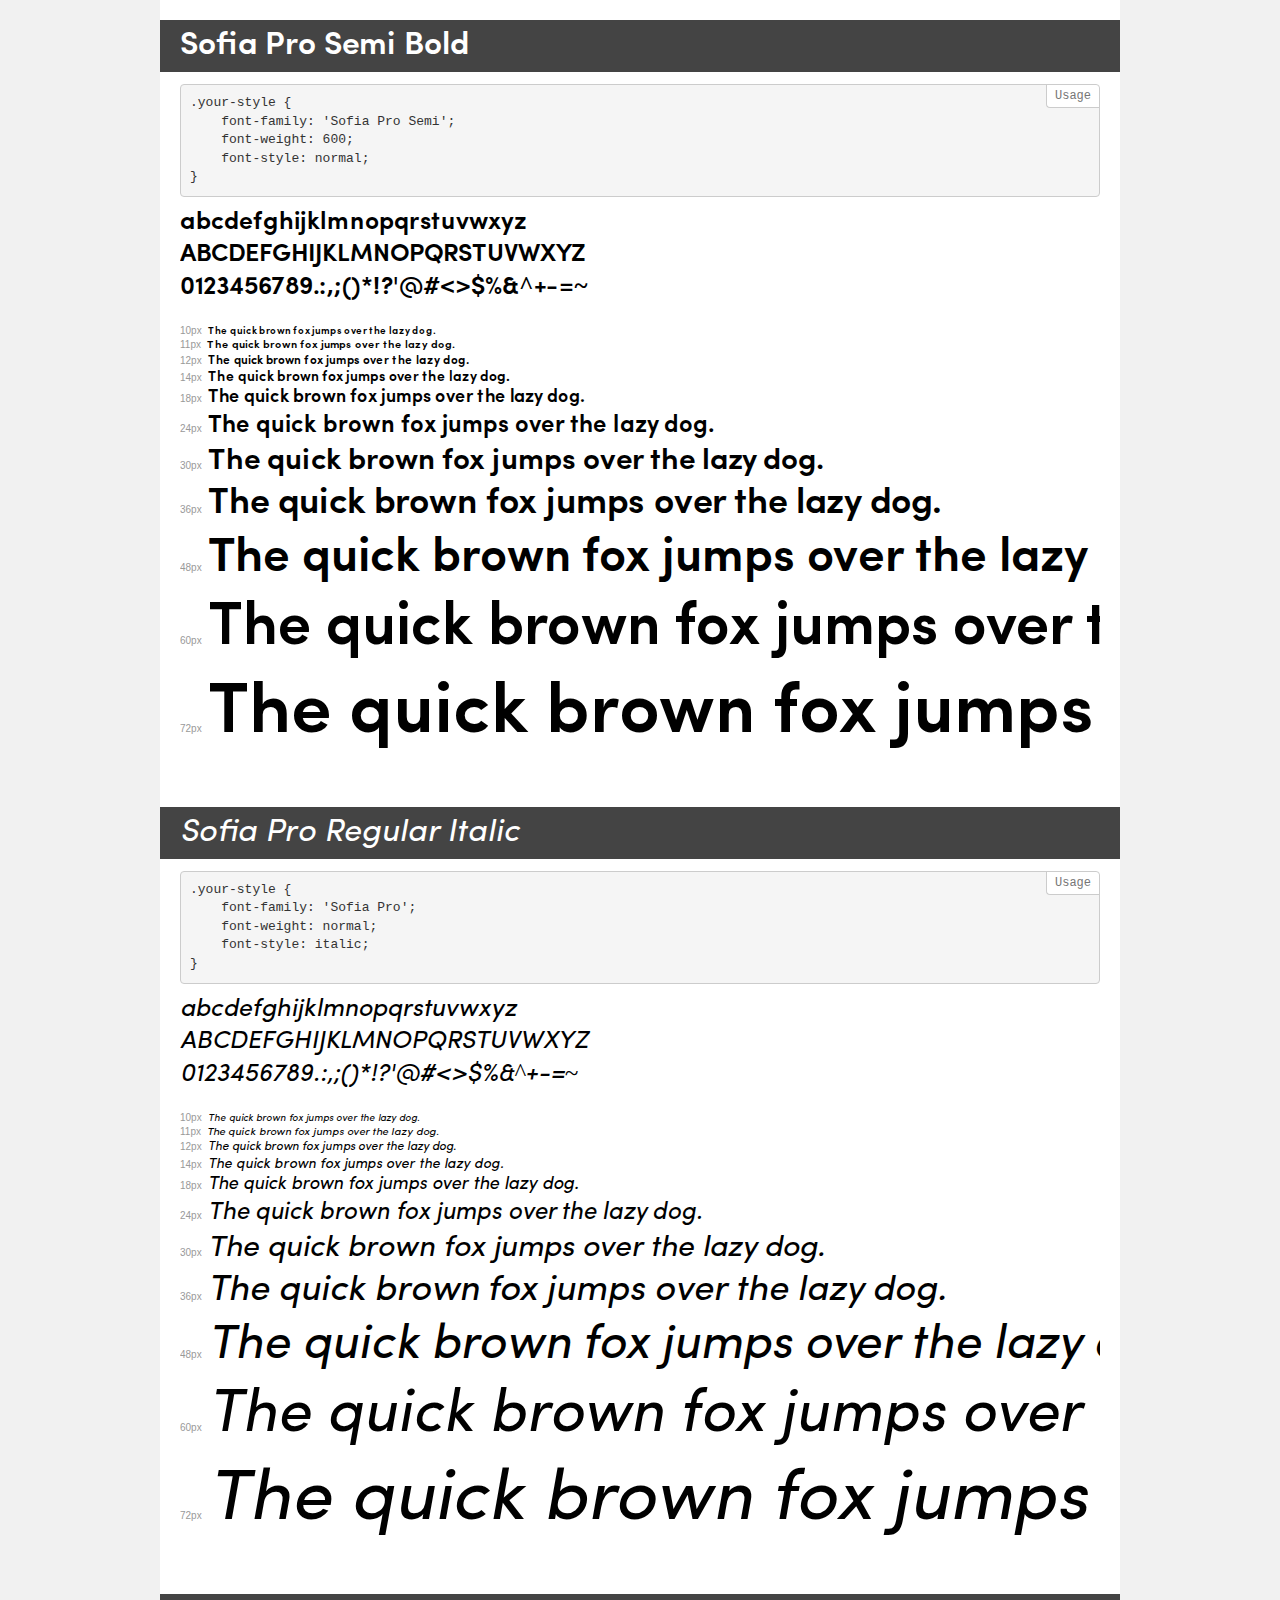
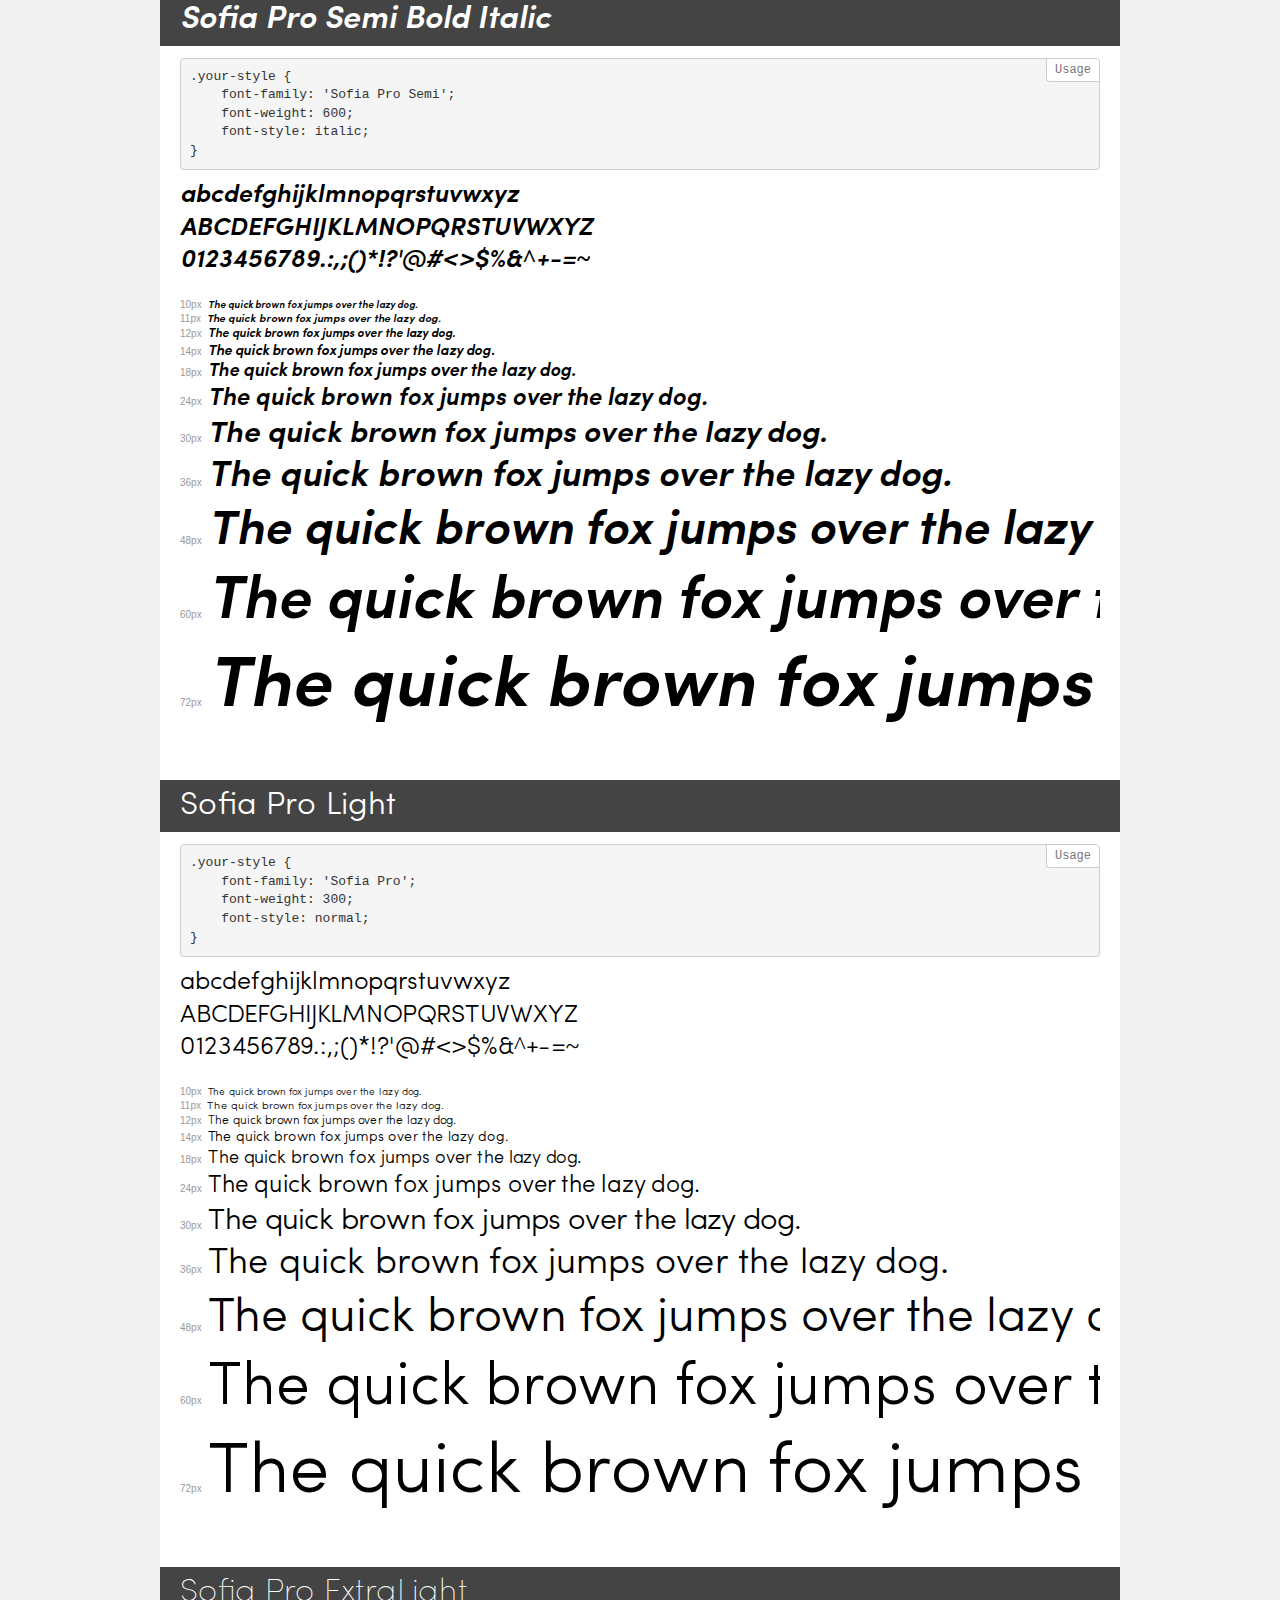
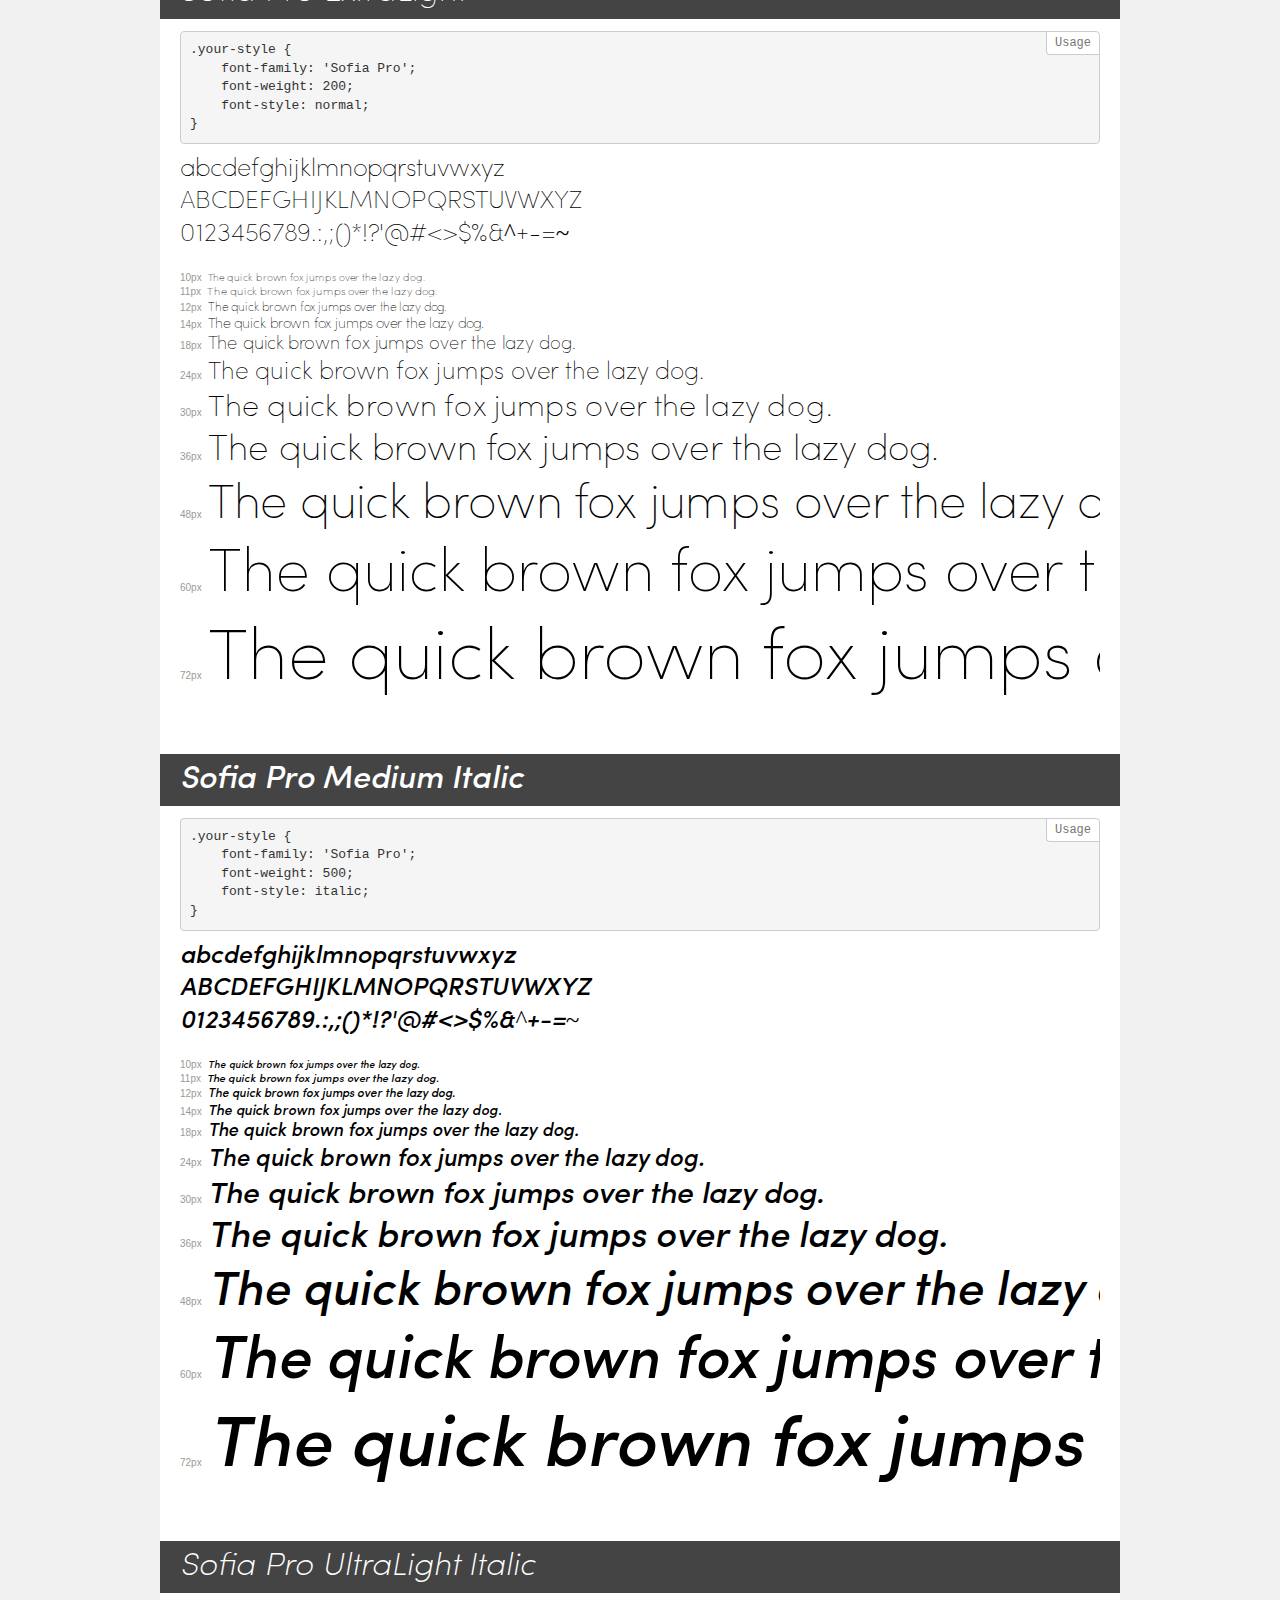
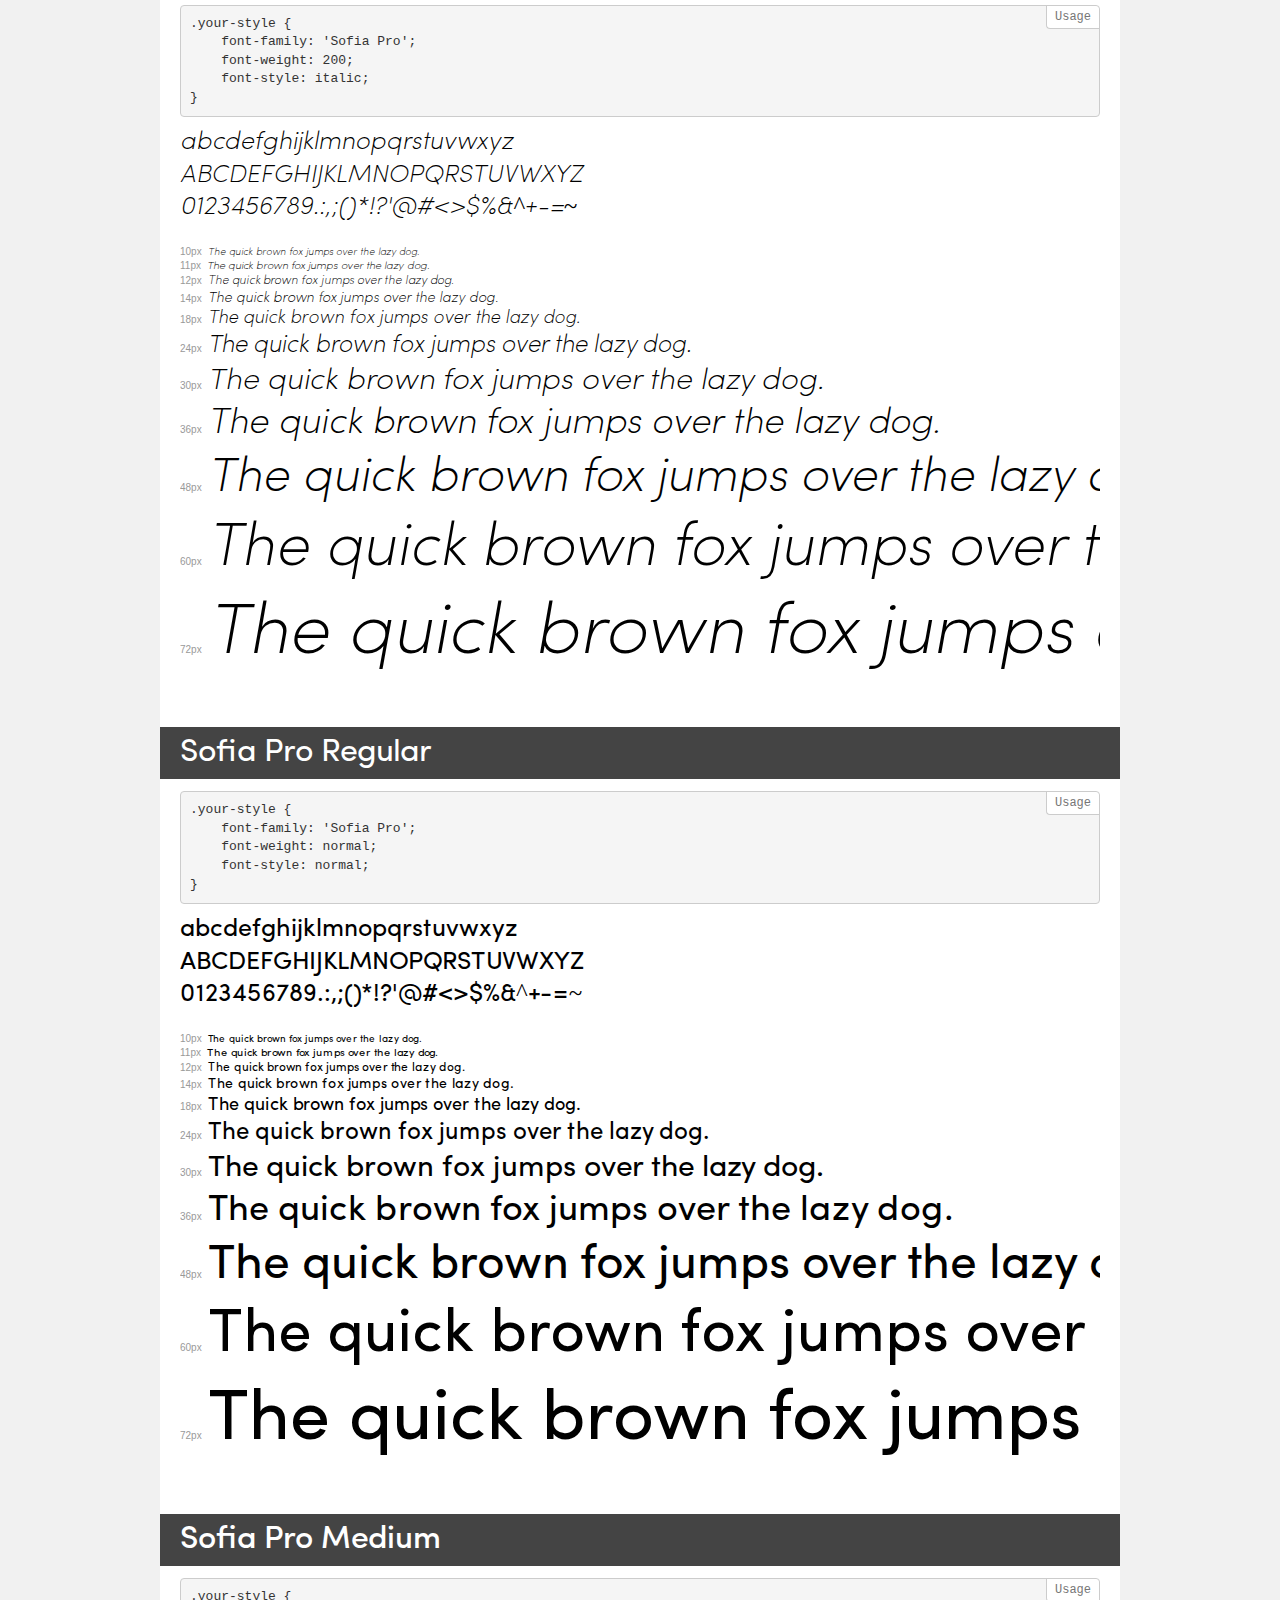
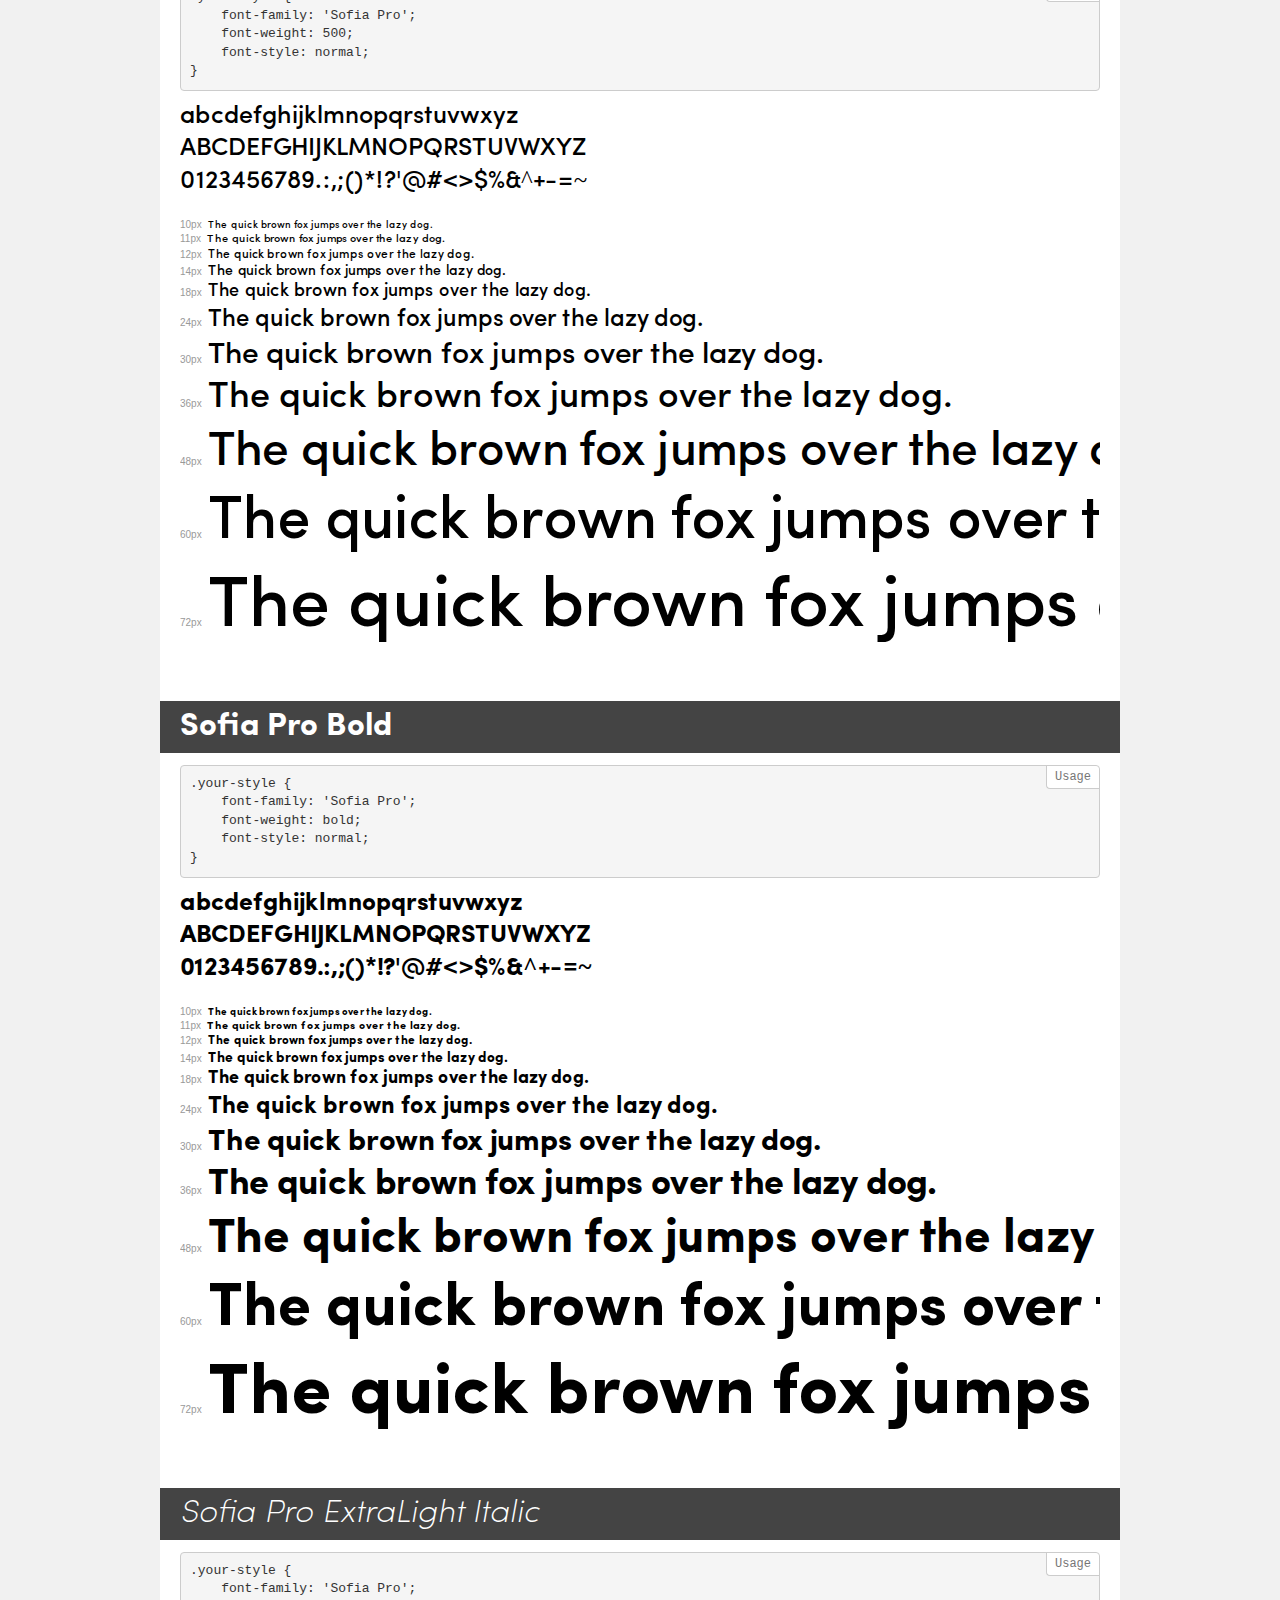
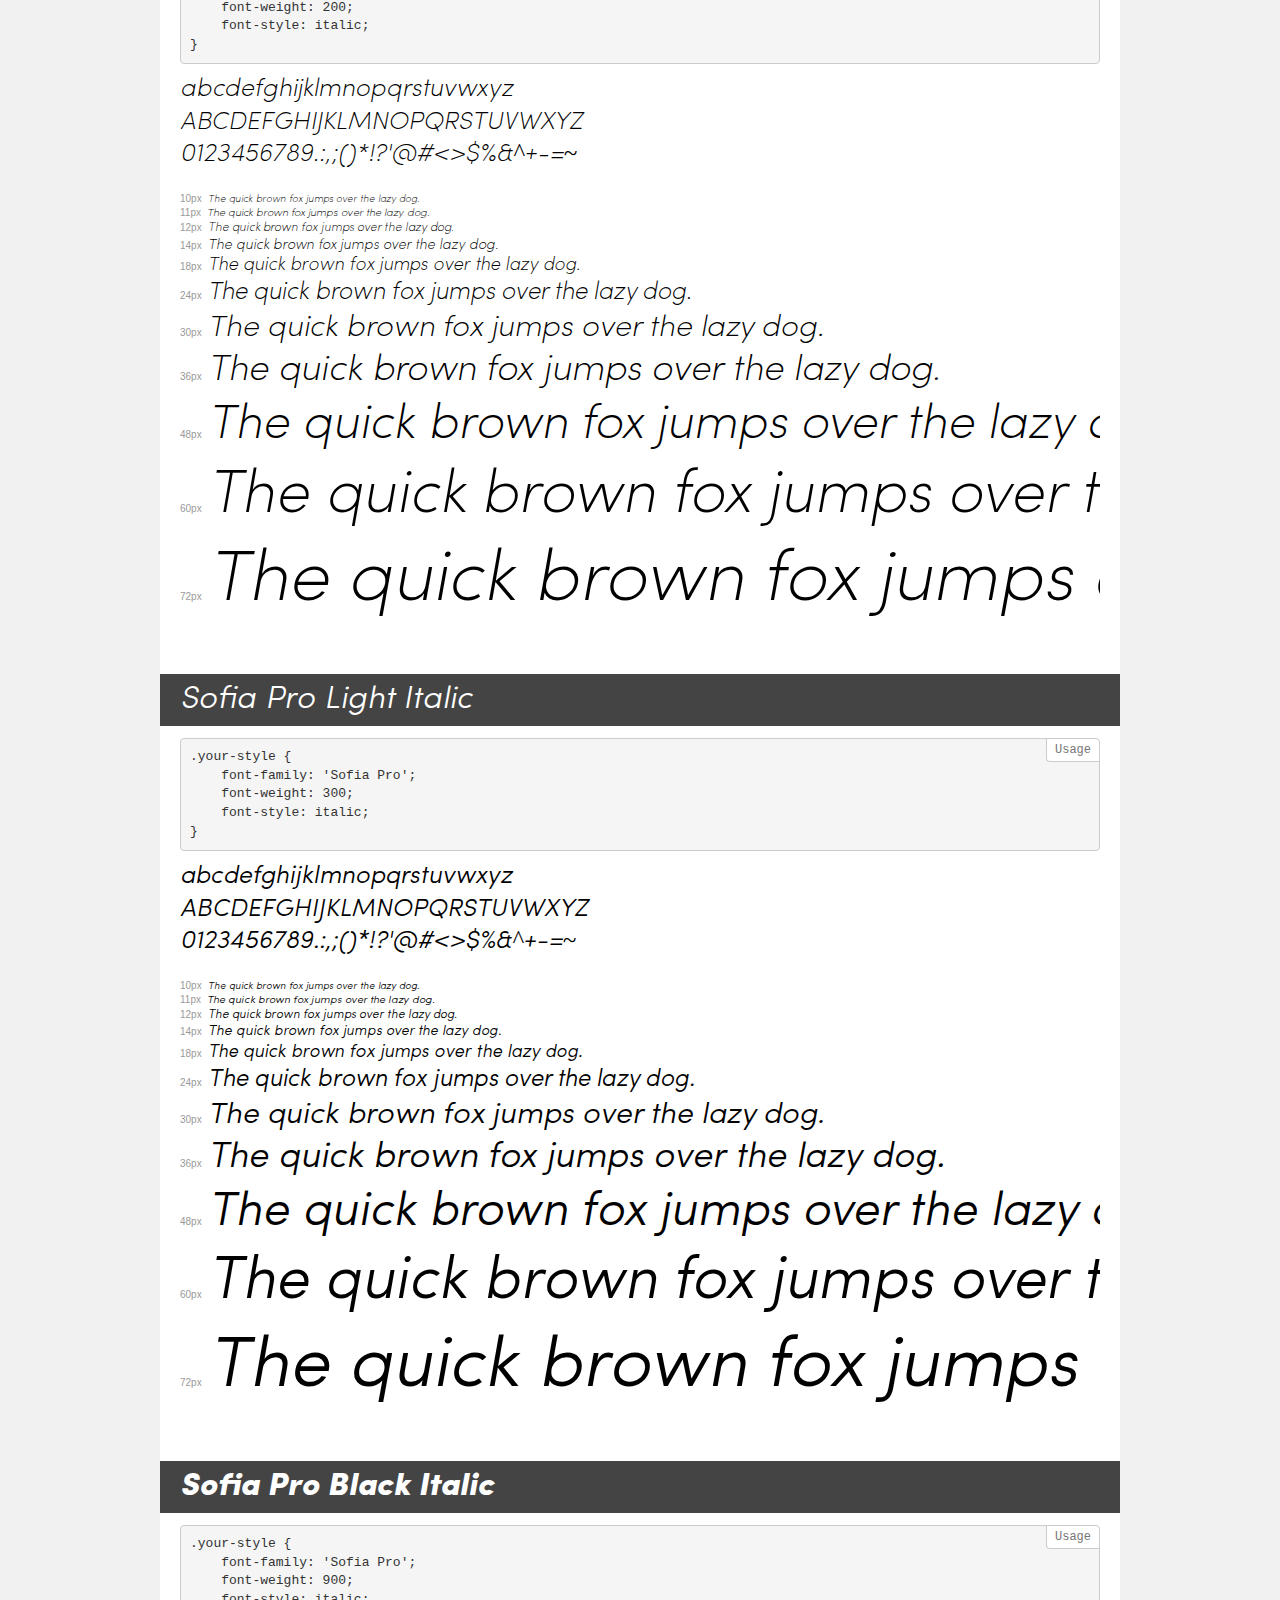
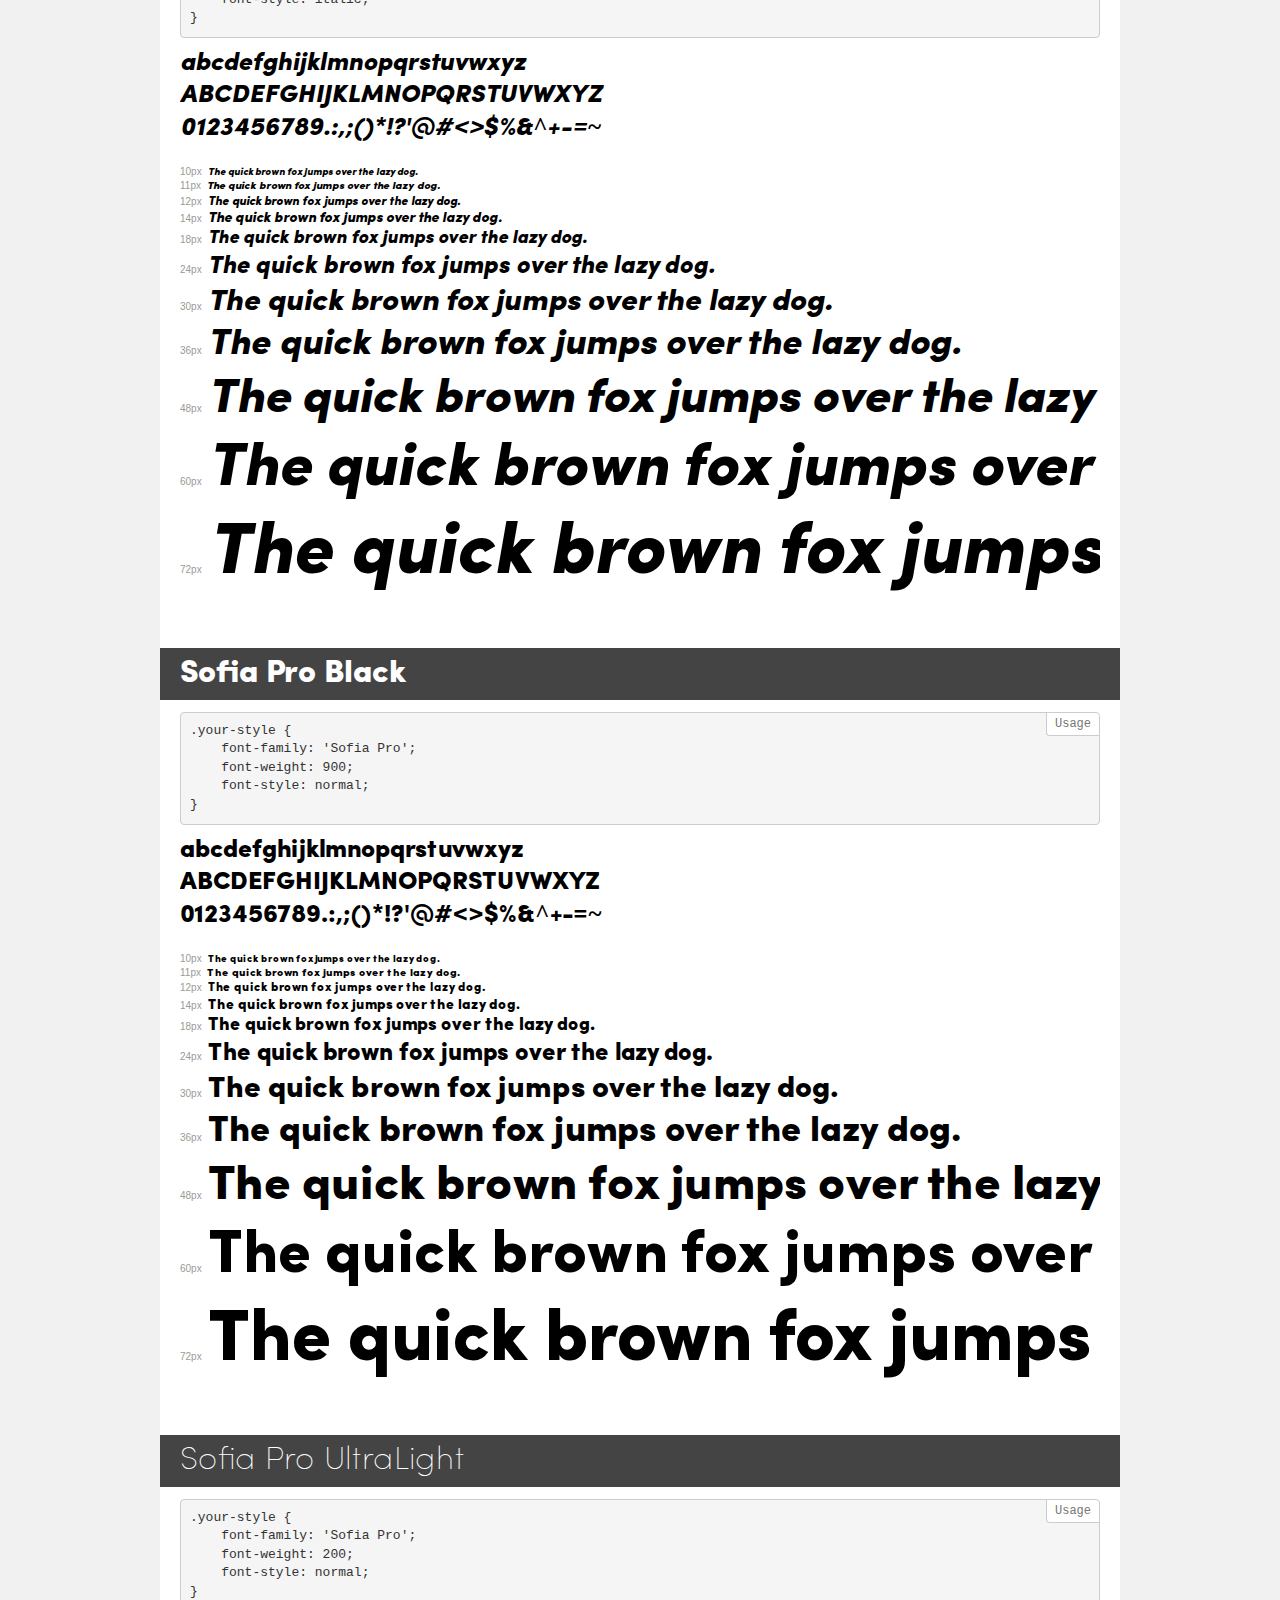
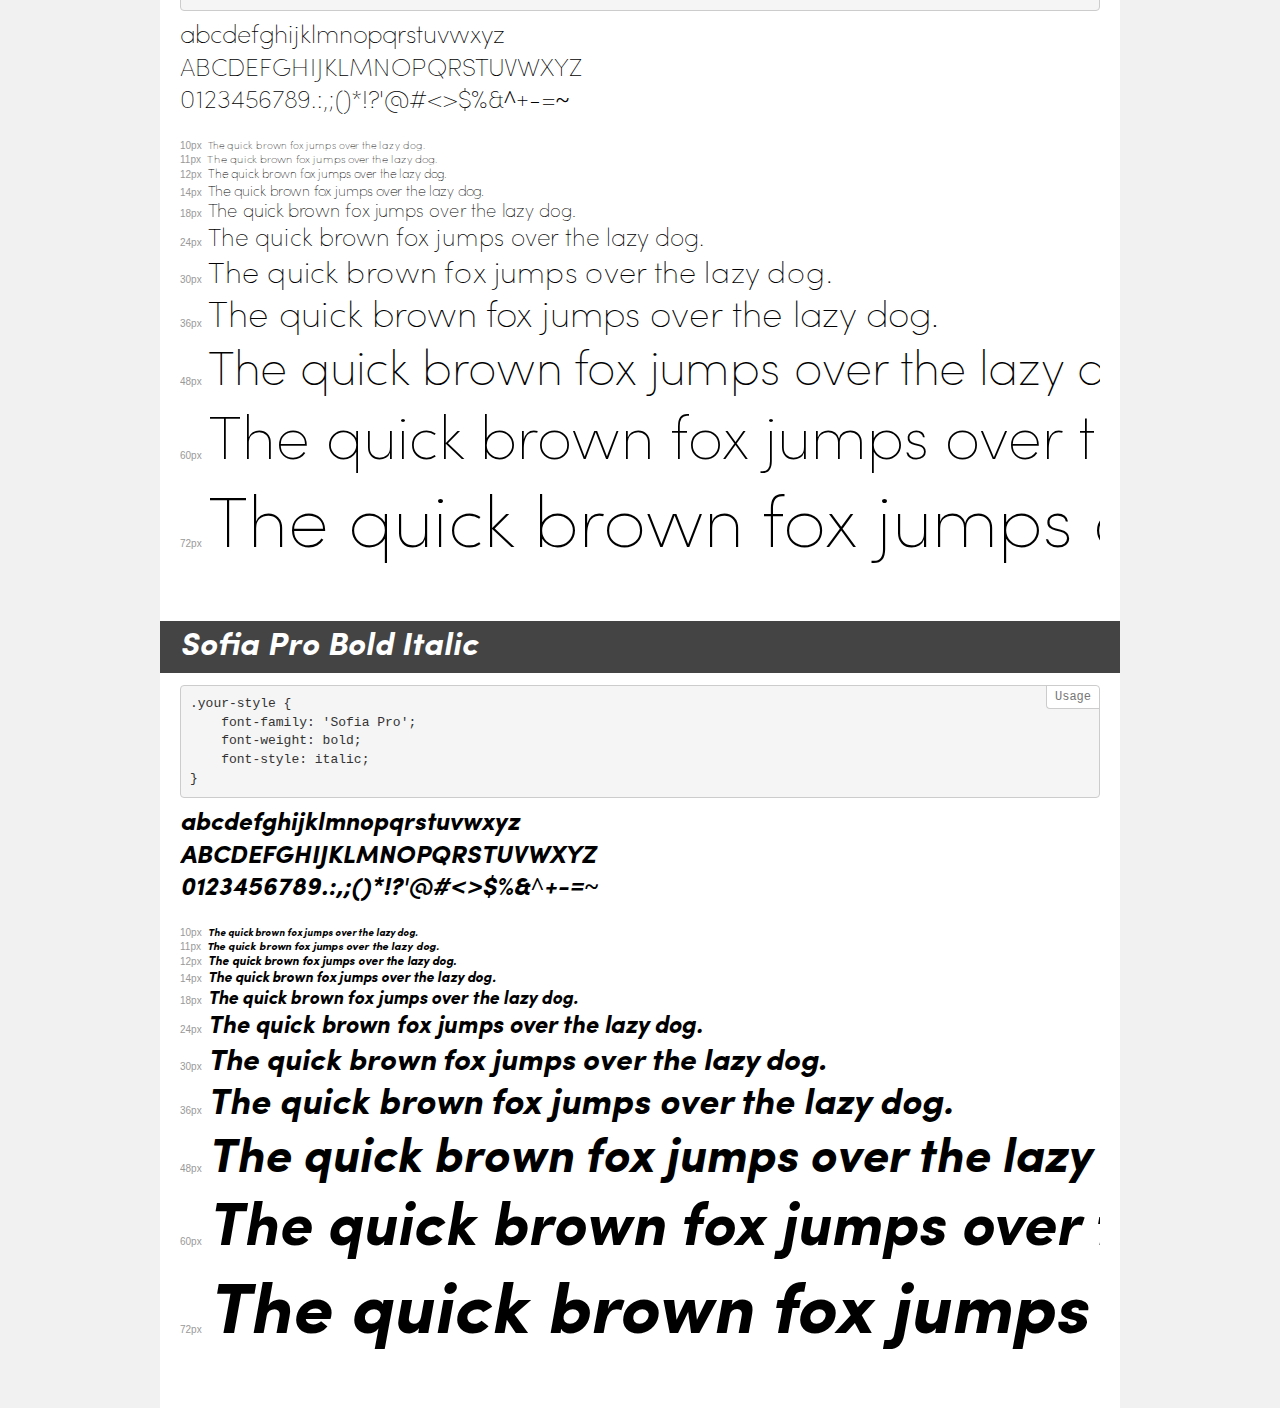
<file: sofiapro/demo.html>
<!DOCTYPE html>
<html>
<head>
    <meta charset="utf-8">
    <meta http-equiv="X-UA-Compatible" content="IE=edge">
    <meta name="viewport" content="width=device-width, initial-scale=1">
    <meta name="robots" content="noindex, noarchive">
    <meta name="format-detection" content="telephone=no">
    <title>Transfonter demo</title>
    <link href="stylesheet.css" rel="stylesheet">
    <style>
        /*
        http://meyerweb.com/eric/tools/css/reset/
        v2.0 | 20110126
        License: none (public domain)
        */
        html, body, div, span, applet, object, iframe,
        h1, h2, h3, h4, h5, h6, p, blockquote, pre,
        a, abbr, acronym, address, big, cite, code,
        del, dfn, em, img, ins, kbd, q, s, samp,
        small, strike, strong, sub, sup, tt, var,
        b, u, i, center,
        dl, dt, dd, ol, ul, li,
        fieldset, form, label, legend,
        table, caption, tbody, tfoot, thead, tr, th, td,
        article, aside, canvas, details, embed,
        figure, figcaption, footer, header, hgroup,
        menu, nav, output, ruby, section, summary,
        time, mark, audio, video {
            margin: 0;
            padding: 0;
            border: 0;
            font-size: 100%;
            font: inherit;
            vertical-align: baseline;
        }
        /* HTML5 display-role reset for older browsers */
        article, aside, details, figcaption, figure,
        footer, header, hgroup, menu, nav, section {
            display: block;
        }
        body {
            line-height: 1;
        }
        ol, ul {
            list-style: none;
        }
        blockquote, q {
            quotes: none;
        }
        blockquote:before, blockquote:after,
        q:before, q:after {
            content: '';
            content: none;
        }
        table {
            border-collapse: collapse;
            border-spacing: 0;
        }
        /* common styles */
        body {
            background: #f1f1f1;
            color: #000;
        }
        .page {
            background: #fff;
            width: 920px;
            margin: 0 auto;
            padding: 20px 20px 0 20px;
            overflow: hidden;
        }
        .font-container {
            overflow-x: auto;
            overflow-y: hidden;
            margin-bottom: 40px;
            line-height: 1.3;
            white-space: nowrap;
            padding-bottom: 5px;
        }
        h1 {
            position: relative;
            background: #444;
            font-size: 32px;
            color: #fff;
            padding: 10px 20px;
            margin: 0 -20px 12px -20px;
        }
        .letters {
            font-size: 25px;
            margin-bottom: 20px;
        }
        .s10:before {
            content: '10px';
        }
        .s11:before {
            content: '11px';
        }
        .s12:before {
            content: '12px';
        }
        .s14:before {
            content: '14px';
        }
        .s18:before {
            content: '18px';
        }
        .s24:before {
            content: '24px';
        }
        .s30:before {
            content: '30px';
        }
        .s36:before {
            content: '36px';
        }
        .s48:before {
            content: '48px';
        }
        .s60:before {
            content: '60px';
        }
        .s72:before {
            content: '72px';
        }
        .s10:before, .s11:before, .s12:before, .s14:before,
        .s18:before, .s24:before, .s30:before, .s36:before,
        .s48:before, .s60:before, .s72:before {
            font-family: Arial, sans-serif;
            font-size: 10px;
            font-weight: normal;
            font-style: normal;
            color: #999;
            padding-right: 6px;
        }
        pre {
            display: block;
            position: relative;
            padding: 9px;
            margin: 0 0 10px;
            font-family: Monaco, Menlo, Consolas, "Courier New", monospace !important;
            font-size: 13px;
            line-height: 1.428571429;
            color: #333;
            font-weight: normal !important;
            font-style: normal !important;
            background-color: #f5f5f5;
            border: 1px solid #ccc;
            overflow-x: auto;
            border-radius: 4px;
        }
        pre:after {
            display: block;
            position: absolute;
            right: 0;
            top: 0;
            content: 'Usage';
            line-height: 1;
            padding: 5px 8px;
            font-size: 12px;
            color: #767676;
            background-color: #fff;
            border: 1px solid #ccc;
            border-right: none;
            border-top: none;
            border-radius: 0 4px 0 4px;
            z-index: 10;
        }
        /* responsive */
        @media (max-width: 959px) {
            .page {
                width: auto;
                margin: 0;
            }
        }
    </style>
</head>
<body>
<div class="page">
    <div class="demo" style="font-family: 'Sofia Pro Semi'; font-weight: 600; font-style: normal;">
        <h1>Sofia Pro Semi Bold</h1>
        <pre>.your-style {
    font-family: 'Sofia Pro Semi';
    font-weight: 600;
    font-style: normal;
}</pre>
        <div class="font-container">
            <p class="letters">
                abcdefghijklmnopqrstuvwxyz<br>
ABCDEFGHIJKLMNOPQRSTUVWXYZ<br>
                0123456789.:,;()*!?'@#<>$%&^+-=~
            </p>
            <p class="s10" style="font-size: 10px;">The quick brown fox jumps over the lazy dog.</p>
            <p class="s11" style="font-size: 11px;">The quick brown fox jumps over the lazy dog.</p>
            <p class="s12" style="font-size: 12px;">The quick brown fox jumps over the lazy dog.</p>
            <p class="s14" style="font-size: 14px;">The quick brown fox jumps over the lazy dog.</p>
            <p class="s18" style="font-size: 18px;">The quick brown fox jumps over the lazy dog.</p>
            <p class="s24" style="font-size: 24px;">The quick brown fox jumps over the lazy dog.</p>
            <p class="s30" style="font-size: 30px;">The quick brown fox jumps over the lazy dog.</p>
            <p class="s36" style="font-size: 36px;">The quick brown fox jumps over the lazy dog.</p>
            <p class="s48" style="font-size: 48px;">The quick brown fox jumps over the lazy dog.</p>
            <p class="s60" style="font-size: 60px;">The quick brown fox jumps over the lazy dog.</p>
            <p class="s72" style="font-size: 72px;">The quick brown fox jumps over the lazy dog.</p>
        </div>
    </div>
    <div class="demo" style="font-family: 'Sofia Pro'; font-weight: normal; font-style: italic;">
        <h1>Sofia Pro Regular Italic</h1>
        <pre>.your-style {
    font-family: 'Sofia Pro';
    font-weight: normal;
    font-style: italic;
}</pre>
        <div class="font-container">
            <p class="letters">
                abcdefghijklmnopqrstuvwxyz<br>
ABCDEFGHIJKLMNOPQRSTUVWXYZ<br>
                0123456789.:,;()*!?'@#<>$%&^+-=~
            </p>
            <p class="s10" style="font-size: 10px;">The quick brown fox jumps over the lazy dog.</p>
            <p class="s11" style="font-size: 11px;">The quick brown fox jumps over the lazy dog.</p>
            <p class="s12" style="font-size: 12px;">The quick brown fox jumps over the lazy dog.</p>
            <p class="s14" style="font-size: 14px;">The quick brown fox jumps over the lazy dog.</p>
            <p class="s18" style="font-size: 18px;">The quick brown fox jumps over the lazy dog.</p>
            <p class="s24" style="font-size: 24px;">The quick brown fox jumps over the lazy dog.</p>
            <p class="s30" style="font-size: 30px;">The quick brown fox jumps over the lazy dog.</p>
            <p class="s36" style="font-size: 36px;">The quick brown fox jumps over the lazy dog.</p>
            <p class="s48" style="font-size: 48px;">The quick brown fox jumps over the lazy dog.</p>
            <p class="s60" style="font-size: 60px;">The quick brown fox jumps over the lazy dog.</p>
            <p class="s72" style="font-size: 72px;">The quick brown fox jumps over the lazy dog.</p>
        </div>
    </div>
    <div class="demo" style="font-family: 'Sofia Pro Semi'; font-weight: 600; font-style: italic;">
        <h1>Sofia Pro Semi Bold Italic</h1>
        <pre>.your-style {
    font-family: 'Sofia Pro Semi';
    font-weight: 600;
    font-style: italic;
}</pre>
        <div class="font-container">
            <p class="letters">
                abcdefghijklmnopqrstuvwxyz<br>
ABCDEFGHIJKLMNOPQRSTUVWXYZ<br>
                0123456789.:,;()*!?'@#<>$%&^+-=~
            </p>
            <p class="s10" style="font-size: 10px;">The quick brown fox jumps over the lazy dog.</p>
            <p class="s11" style="font-size: 11px;">The quick brown fox jumps over the lazy dog.</p>
            <p class="s12" style="font-size: 12px;">The quick brown fox jumps over the lazy dog.</p>
            <p class="s14" style="font-size: 14px;">The quick brown fox jumps over the lazy dog.</p>
            <p class="s18" style="font-size: 18px;">The quick brown fox jumps over the lazy dog.</p>
            <p class="s24" style="font-size: 24px;">The quick brown fox jumps over the lazy dog.</p>
            <p class="s30" style="font-size: 30px;">The quick brown fox jumps over the lazy dog.</p>
            <p class="s36" style="font-size: 36px;">The quick brown fox jumps over the lazy dog.</p>
            <p class="s48" style="font-size: 48px;">The quick brown fox jumps over the lazy dog.</p>
            <p class="s60" style="font-size: 60px;">The quick brown fox jumps over the lazy dog.</p>
            <p class="s72" style="font-size: 72px;">The quick brown fox jumps over the lazy dog.</p>
        </div>
    </div>
    <div class="demo" style="font-family: 'Sofia Pro'; font-weight: 300; font-style: normal;">
        <h1>Sofia Pro Light</h1>
        <pre>.your-style {
    font-family: 'Sofia Pro';
    font-weight: 300;
    font-style: normal;
}</pre>
        <div class="font-container">
            <p class="letters">
                abcdefghijklmnopqrstuvwxyz<br>
ABCDEFGHIJKLMNOPQRSTUVWXYZ<br>
                0123456789.:,;()*!?'@#<>$%&^+-=~
            </p>
            <p class="s10" style="font-size: 10px;">The quick brown fox jumps over the lazy dog.</p>
            <p class="s11" style="font-size: 11px;">The quick brown fox jumps over the lazy dog.</p>
            <p class="s12" style="font-size: 12px;">The quick brown fox jumps over the lazy dog.</p>
            <p class="s14" style="font-size: 14px;">The quick brown fox jumps over the lazy dog.</p>
            <p class="s18" style="font-size: 18px;">The quick brown fox jumps over the lazy dog.</p>
            <p class="s24" style="font-size: 24px;">The quick brown fox jumps over the lazy dog.</p>
            <p class="s30" style="font-size: 30px;">The quick brown fox jumps over the lazy dog.</p>
            <p class="s36" style="font-size: 36px;">The quick brown fox jumps over the lazy dog.</p>
            <p class="s48" style="font-size: 48px;">The quick brown fox jumps over the lazy dog.</p>
            <p class="s60" style="font-size: 60px;">The quick brown fox jumps over the lazy dog.</p>
            <p class="s72" style="font-size: 72px;">The quick brown fox jumps over the lazy dog.</p>
        </div>
    </div>
    <div class="demo" style="font-family: 'Sofia Pro'; font-weight: 200; font-style: normal;">
        <h1>Sofia Pro ExtraLight</h1>
        <pre>.your-style {
    font-family: 'Sofia Pro';
    font-weight: 200;
    font-style: normal;
}</pre>
        <div class="font-container">
            <p class="letters">
                abcdefghijklmnopqrstuvwxyz<br>
ABCDEFGHIJKLMNOPQRSTUVWXYZ<br>
                0123456789.:,;()*!?'@#<>$%&^+-=~
            </p>
            <p class="s10" style="font-size: 10px;">The quick brown fox jumps over the lazy dog.</p>
            <p class="s11" style="font-size: 11px;">The quick brown fox jumps over the lazy dog.</p>
            <p class="s12" style="font-size: 12px;">The quick brown fox jumps over the lazy dog.</p>
            <p class="s14" style="font-size: 14px;">The quick brown fox jumps over the lazy dog.</p>
            <p class="s18" style="font-size: 18px;">The quick brown fox jumps over the lazy dog.</p>
            <p class="s24" style="font-size: 24px;">The quick brown fox jumps over the lazy dog.</p>
            <p class="s30" style="font-size: 30px;">The quick brown fox jumps over the lazy dog.</p>
            <p class="s36" style="font-size: 36px;">The quick brown fox jumps over the lazy dog.</p>
            <p class="s48" style="font-size: 48px;">The quick brown fox jumps over the lazy dog.</p>
            <p class="s60" style="font-size: 60px;">The quick brown fox jumps over the lazy dog.</p>
            <p class="s72" style="font-size: 72px;">The quick brown fox jumps over the lazy dog.</p>
        </div>
    </div>
    <div class="demo" style="font-family: 'Sofia Pro'; font-weight: 500; font-style: italic;">
        <h1>Sofia Pro Medium Italic</h1>
        <pre>.your-style {
    font-family: 'Sofia Pro';
    font-weight: 500;
    font-style: italic;
}</pre>
        <div class="font-container">
            <p class="letters">
                abcdefghijklmnopqrstuvwxyz<br>
ABCDEFGHIJKLMNOPQRSTUVWXYZ<br>
                0123456789.:,;()*!?'@#<>$%&^+-=~
            </p>
            <p class="s10" style="font-size: 10px;">The quick brown fox jumps over the lazy dog.</p>
            <p class="s11" style="font-size: 11px;">The quick brown fox jumps over the lazy dog.</p>
            <p class="s12" style="font-size: 12px;">The quick brown fox jumps over the lazy dog.</p>
            <p class="s14" style="font-size: 14px;">The quick brown fox jumps over the lazy dog.</p>
            <p class="s18" style="font-size: 18px;">The quick brown fox jumps over the lazy dog.</p>
            <p class="s24" style="font-size: 24px;">The quick brown fox jumps over the lazy dog.</p>
            <p class="s30" style="font-size: 30px;">The quick brown fox jumps over the lazy dog.</p>
            <p class="s36" style="font-size: 36px;">The quick brown fox jumps over the lazy dog.</p>
            <p class="s48" style="font-size: 48px;">The quick brown fox jumps over the lazy dog.</p>
            <p class="s60" style="font-size: 60px;">The quick brown fox jumps over the lazy dog.</p>
            <p class="s72" style="font-size: 72px;">The quick brown fox jumps over the lazy dog.</p>
        </div>
    </div>
    <div class="demo" style="font-family: 'Sofia Pro'; font-weight: 200; font-style: italic;">
        <h1>Sofia Pro UltraLight Italic</h1>
        <pre>.your-style {
    font-family: 'Sofia Pro';
    font-weight: 200;
    font-style: italic;
}</pre>
        <div class="font-container">
            <p class="letters">
                abcdefghijklmnopqrstuvwxyz<br>
ABCDEFGHIJKLMNOPQRSTUVWXYZ<br>
                0123456789.:,;()*!?'@#<>$%&^+-=~
            </p>
            <p class="s10" style="font-size: 10px;">The quick brown fox jumps over the lazy dog.</p>
            <p class="s11" style="font-size: 11px;">The quick brown fox jumps over the lazy dog.</p>
            <p class="s12" style="font-size: 12px;">The quick brown fox jumps over the lazy dog.</p>
            <p class="s14" style="font-size: 14px;">The quick brown fox jumps over the lazy dog.</p>
            <p class="s18" style="font-size: 18px;">The quick brown fox jumps over the lazy dog.</p>
            <p class="s24" style="font-size: 24px;">The quick brown fox jumps over the lazy dog.</p>
            <p class="s30" style="font-size: 30px;">The quick brown fox jumps over the lazy dog.</p>
            <p class="s36" style="font-size: 36px;">The quick brown fox jumps over the lazy dog.</p>
            <p class="s48" style="font-size: 48px;">The quick brown fox jumps over the lazy dog.</p>
            <p class="s60" style="font-size: 60px;">The quick brown fox jumps over the lazy dog.</p>
            <p class="s72" style="font-size: 72px;">The quick brown fox jumps over the lazy dog.</p>
        </div>
    </div>
    <div class="demo" style="font-family: 'Sofia Pro'; font-weight: normal; font-style: normal;">
        <h1>Sofia Pro Regular</h1>
        <pre>.your-style {
    font-family: 'Sofia Pro';
    font-weight: normal;
    font-style: normal;
}</pre>
        <div class="font-container">
            <p class="letters">
                abcdefghijklmnopqrstuvwxyz<br>
ABCDEFGHIJKLMNOPQRSTUVWXYZ<br>
                0123456789.:,;()*!?'@#<>$%&^+-=~
            </p>
            <p class="s10" style="font-size: 10px;">The quick brown fox jumps over the lazy dog.</p>
            <p class="s11" style="font-size: 11px;">The quick brown fox jumps over the lazy dog.</p>
            <p class="s12" style="font-size: 12px;">The quick brown fox jumps over the lazy dog.</p>
            <p class="s14" style="font-size: 14px;">The quick brown fox jumps over the lazy dog.</p>
            <p class="s18" style="font-size: 18px;">The quick brown fox jumps over the lazy dog.</p>
            <p class="s24" style="font-size: 24px;">The quick brown fox jumps over the lazy dog.</p>
            <p class="s30" style="font-size: 30px;">The quick brown fox jumps over the lazy dog.</p>
            <p class="s36" style="font-size: 36px;">The quick brown fox jumps over the lazy dog.</p>
            <p class="s48" style="font-size: 48px;">The quick brown fox jumps over the lazy dog.</p>
            <p class="s60" style="font-size: 60px;">The quick brown fox jumps over the lazy dog.</p>
            <p class="s72" style="font-size: 72px;">The quick brown fox jumps over the lazy dog.</p>
        </div>
    </div>
    <div class="demo" style="font-family: 'Sofia Pro'; font-weight: 500; font-style: normal;">
        <h1>Sofia Pro Medium</h1>
        <pre>.your-style {
    font-family: 'Sofia Pro';
    font-weight: 500;
    font-style: normal;
}</pre>
        <div class="font-container">
            <p class="letters">
                abcdefghijklmnopqrstuvwxyz<br>
ABCDEFGHIJKLMNOPQRSTUVWXYZ<br>
                0123456789.:,;()*!?'@#<>$%&^+-=~
            </p>
            <p class="s10" style="font-size: 10px;">The quick brown fox jumps over the lazy dog.</p>
            <p class="s11" style="font-size: 11px;">The quick brown fox jumps over the lazy dog.</p>
            <p class="s12" style="font-size: 12px;">The quick brown fox jumps over the lazy dog.</p>
            <p class="s14" style="font-size: 14px;">The quick brown fox jumps over the lazy dog.</p>
            <p class="s18" style="font-size: 18px;">The quick brown fox jumps over the lazy dog.</p>
            <p class="s24" style="font-size: 24px;">The quick brown fox jumps over the lazy dog.</p>
            <p class="s30" style="font-size: 30px;">The quick brown fox jumps over the lazy dog.</p>
            <p class="s36" style="font-size: 36px;">The quick brown fox jumps over the lazy dog.</p>
            <p class="s48" style="font-size: 48px;">The quick brown fox jumps over the lazy dog.</p>
            <p class="s60" style="font-size: 60px;">The quick brown fox jumps over the lazy dog.</p>
            <p class="s72" style="font-size: 72px;">The quick brown fox jumps over the lazy dog.</p>
        </div>
    </div>
    <div class="demo" style="font-family: 'Sofia Pro'; font-weight: bold; font-style: normal;">
        <h1>Sofia Pro Bold</h1>
        <pre>.your-style {
    font-family: 'Sofia Pro';
    font-weight: bold;
    font-style: normal;
}</pre>
        <div class="font-container">
            <p class="letters">
                abcdefghijklmnopqrstuvwxyz<br>
ABCDEFGHIJKLMNOPQRSTUVWXYZ<br>
                0123456789.:,;()*!?'@#<>$%&^+-=~
            </p>
            <p class="s10" style="font-size: 10px;">The quick brown fox jumps over the lazy dog.</p>
            <p class="s11" style="font-size: 11px;">The quick brown fox jumps over the lazy dog.</p>
            <p class="s12" style="font-size: 12px;">The quick brown fox jumps over the lazy dog.</p>
            <p class="s14" style="font-size: 14px;">The quick brown fox jumps over the lazy dog.</p>
            <p class="s18" style="font-size: 18px;">The quick brown fox jumps over the lazy dog.</p>
            <p class="s24" style="font-size: 24px;">The quick brown fox jumps over the lazy dog.</p>
            <p class="s30" style="font-size: 30px;">The quick brown fox jumps over the lazy dog.</p>
            <p class="s36" style="font-size: 36px;">The quick brown fox jumps over the lazy dog.</p>
            <p class="s48" style="font-size: 48px;">The quick brown fox jumps over the lazy dog.</p>
            <p class="s60" style="font-size: 60px;">The quick brown fox jumps over the lazy dog.</p>
            <p class="s72" style="font-size: 72px;">The quick brown fox jumps over the lazy dog.</p>
        </div>
    </div>
    <div class="demo" style="font-family: 'Sofia Pro'; font-weight: 200; font-style: italic;">
        <h1>Sofia Pro ExtraLight Italic</h1>
        <pre>.your-style {
    font-family: 'Sofia Pro';
    font-weight: 200;
    font-style: italic;
}</pre>
        <div class="font-container">
            <p class="letters">
                abcdefghijklmnopqrstuvwxyz<br>
ABCDEFGHIJKLMNOPQRSTUVWXYZ<br>
                0123456789.:,;()*!?'@#<>$%&^+-=~
            </p>
            <p class="s10" style="font-size: 10px;">The quick brown fox jumps over the lazy dog.</p>
            <p class="s11" style="font-size: 11px;">The quick brown fox jumps over the lazy dog.</p>
            <p class="s12" style="font-size: 12px;">The quick brown fox jumps over the lazy dog.</p>
            <p class="s14" style="font-size: 14px;">The quick brown fox jumps over the lazy dog.</p>
            <p class="s18" style="font-size: 18px;">The quick brown fox jumps over the lazy dog.</p>
            <p class="s24" style="font-size: 24px;">The quick brown fox jumps over the lazy dog.</p>
            <p class="s30" style="font-size: 30px;">The quick brown fox jumps over the lazy dog.</p>
            <p class="s36" style="font-size: 36px;">The quick brown fox jumps over the lazy dog.</p>
            <p class="s48" style="font-size: 48px;">The quick brown fox jumps over the lazy dog.</p>
            <p class="s60" style="font-size: 60px;">The quick brown fox jumps over the lazy dog.</p>
            <p class="s72" style="font-size: 72px;">The quick brown fox jumps over the lazy dog.</p>
        </div>
    </div>
    <div class="demo" style="font-family: 'Sofia Pro'; font-weight: 300; font-style: italic;">
        <h1>Sofia Pro Light Italic</h1>
        <pre>.your-style {
    font-family: 'Sofia Pro';
    font-weight: 300;
    font-style: italic;
}</pre>
        <div class="font-container">
            <p class="letters">
                abcdefghijklmnopqrstuvwxyz<br>
ABCDEFGHIJKLMNOPQRSTUVWXYZ<br>
                0123456789.:,;()*!?'@#<>$%&^+-=~
            </p>
            <p class="s10" style="font-size: 10px;">The quick brown fox jumps over the lazy dog.</p>
            <p class="s11" style="font-size: 11px;">The quick brown fox jumps over the lazy dog.</p>
            <p class="s12" style="font-size: 12px;">The quick brown fox jumps over the lazy dog.</p>
            <p class="s14" style="font-size: 14px;">The quick brown fox jumps over the lazy dog.</p>
            <p class="s18" style="font-size: 18px;">The quick brown fox jumps over the lazy dog.</p>
            <p class="s24" style="font-size: 24px;">The quick brown fox jumps over the lazy dog.</p>
            <p class="s30" style="font-size: 30px;">The quick brown fox jumps over the lazy dog.</p>
            <p class="s36" style="font-size: 36px;">The quick brown fox jumps over the lazy dog.</p>
            <p class="s48" style="font-size: 48px;">The quick brown fox jumps over the lazy dog.</p>
            <p class="s60" style="font-size: 60px;">The quick brown fox jumps over the lazy dog.</p>
            <p class="s72" style="font-size: 72px;">The quick brown fox jumps over the lazy dog.</p>
        </div>
    </div>
    <div class="demo" style="font-family: 'Sofia Pro'; font-weight: 900; font-style: italic;">
        <h1>Sofia Pro Black Italic</h1>
        <pre>.your-style {
    font-family: 'Sofia Pro';
    font-weight: 900;
    font-style: italic;
}</pre>
        <div class="font-container">
            <p class="letters">
                abcdefghijklmnopqrstuvwxyz<br>
ABCDEFGHIJKLMNOPQRSTUVWXYZ<br>
                0123456789.:,;()*!?'@#<>$%&^+-=~
            </p>
            <p class="s10" style="font-size: 10px;">The quick brown fox jumps over the lazy dog.</p>
            <p class="s11" style="font-size: 11px;">The quick brown fox jumps over the lazy dog.</p>
            <p class="s12" style="font-size: 12px;">The quick brown fox jumps over the lazy dog.</p>
            <p class="s14" style="font-size: 14px;">The quick brown fox jumps over the lazy dog.</p>
            <p class="s18" style="font-size: 18px;">The quick brown fox jumps over the lazy dog.</p>
            <p class="s24" style="font-size: 24px;">The quick brown fox jumps over the lazy dog.</p>
            <p class="s30" style="font-size: 30px;">The quick brown fox jumps over the lazy dog.</p>
            <p class="s36" style="font-size: 36px;">The quick brown fox jumps over the lazy dog.</p>
            <p class="s48" style="font-size: 48px;">The quick brown fox jumps over the lazy dog.</p>
            <p class="s60" style="font-size: 60px;">The quick brown fox jumps over the lazy dog.</p>
            <p class="s72" style="font-size: 72px;">The quick brown fox jumps over the lazy dog.</p>
        </div>
    </div>
    <div class="demo" style="font-family: 'Sofia Pro'; font-weight: 900; font-style: normal;">
        <h1>Sofia Pro Black</h1>
        <pre>.your-style {
    font-family: 'Sofia Pro';
    font-weight: 900;
    font-style: normal;
}</pre>
        <div class="font-container">
            <p class="letters">
                abcdefghijklmnopqrstuvwxyz<br>
ABCDEFGHIJKLMNOPQRSTUVWXYZ<br>
                0123456789.:,;()*!?'@#<>$%&^+-=~
            </p>
            <p class="s10" style="font-size: 10px;">The quick brown fox jumps over the lazy dog.</p>
            <p class="s11" style="font-size: 11px;">The quick brown fox jumps over the lazy dog.</p>
            <p class="s12" style="font-size: 12px;">The quick brown fox jumps over the lazy dog.</p>
            <p class="s14" style="font-size: 14px;">The quick brown fox jumps over the lazy dog.</p>
            <p class="s18" style="font-size: 18px;">The quick brown fox jumps over the lazy dog.</p>
            <p class="s24" style="font-size: 24px;">The quick brown fox jumps over the lazy dog.</p>
            <p class="s30" style="font-size: 30px;">The quick brown fox jumps over the lazy dog.</p>
            <p class="s36" style="font-size: 36px;">The quick brown fox jumps over the lazy dog.</p>
            <p class="s48" style="font-size: 48px;">The quick brown fox jumps over the lazy dog.</p>
            <p class="s60" style="font-size: 60px;">The quick brown fox jumps over the lazy dog.</p>
            <p class="s72" style="font-size: 72px;">The quick brown fox jumps over the lazy dog.</p>
        </div>
    </div>
    <div class="demo" style="font-family: 'Sofia Pro'; font-weight: 200; font-style: normal;">
        <h1>Sofia Pro UltraLight</h1>
        <pre>.your-style {
    font-family: 'Sofia Pro';
    font-weight: 200;
    font-style: normal;
}</pre>
        <div class="font-container">
            <p class="letters">
                abcdefghijklmnopqrstuvwxyz<br>
ABCDEFGHIJKLMNOPQRSTUVWXYZ<br>
                0123456789.:,;()*!?'@#<>$%&^+-=~
            </p>
            <p class="s10" style="font-size: 10px;">The quick brown fox jumps over the lazy dog.</p>
            <p class="s11" style="font-size: 11px;">The quick brown fox jumps over the lazy dog.</p>
            <p class="s12" style="font-size: 12px;">The quick brown fox jumps over the lazy dog.</p>
            <p class="s14" style="font-size: 14px;">The quick brown fox jumps over the lazy dog.</p>
            <p class="s18" style="font-size: 18px;">The quick brown fox jumps over the lazy dog.</p>
            <p class="s24" style="font-size: 24px;">The quick brown fox jumps over the lazy dog.</p>
            <p class="s30" style="font-size: 30px;">The quick brown fox jumps over the lazy dog.</p>
            <p class="s36" style="font-size: 36px;">The quick brown fox jumps over the lazy dog.</p>
            <p class="s48" style="font-size: 48px;">The quick brown fox jumps over the lazy dog.</p>
            <p class="s60" style="font-size: 60px;">The quick brown fox jumps over the lazy dog.</p>
            <p class="s72" style="font-size: 72px;">The quick brown fox jumps over the lazy dog.</p>
        </div>
    </div>
    <div class="demo" style="font-family: 'Sofia Pro'; font-weight: bold; font-style: italic;">
        <h1>Sofia Pro Bold Italic</h1>
        <pre>.your-style {
    font-family: 'Sofia Pro';
    font-weight: bold;
    font-style: italic;
}</pre>
        <div class="font-container">
            <p class="letters">
                abcdefghijklmnopqrstuvwxyz<br>
ABCDEFGHIJKLMNOPQRSTUVWXYZ<br>
                0123456789.:,;()*!?'@#<>$%&^+-=~
            </p>
            <p class="s10" style="font-size: 10px;">The quick brown fox jumps over the lazy dog.</p>
            <p class="s11" style="font-size: 11px;">The quick brown fox jumps over the lazy dog.</p>
            <p class="s12" style="font-size: 12px;">The quick brown fox jumps over the lazy dog.</p>
            <p class="s14" style="font-size: 14px;">The quick brown fox jumps over the lazy dog.</p>
            <p class="s18" style="font-size: 18px;">The quick brown fox jumps over the lazy dog.</p>
            <p class="s24" style="font-size: 24px;">The quick brown fox jumps over the lazy dog.</p>
            <p class="s30" style="font-size: 30px;">The quick brown fox jumps over the lazy dog.</p>
            <p class="s36" style="font-size: 36px;">The quick brown fox jumps over the lazy dog.</p>
            <p class="s48" style="font-size: 48px;">The quick brown fox jumps over the lazy dog.</p>
            <p class="s60" style="font-size: 60px;">The quick brown fox jumps over the lazy dog.</p>
            <p class="s72" style="font-size: 72px;">The quick brown fox jumps over the lazy dog.</p>
        </div>
    </div>
</div>
</body>
</html>
</file>
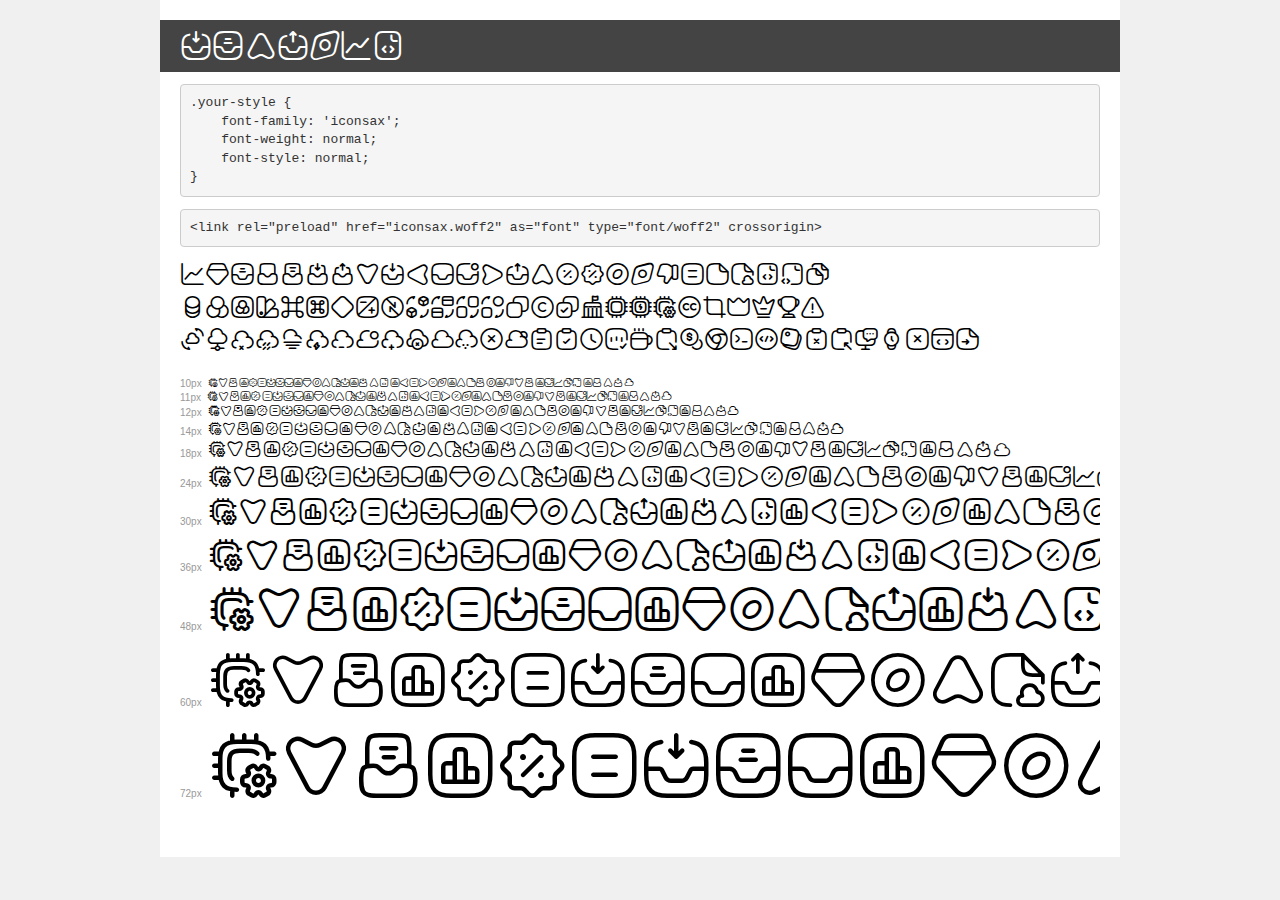
<file: i/iconsax/demo.html>
<!DOCTYPE html>
<html lang="en">
<head>
    <meta charset="utf-8">
    <meta http-equiv="X-UA-Compatible" content="IE=edge">
    <meta name="viewport" content="width=device-width, initial-scale=1">
    <meta name="robots" content="noindex, noarchive">
    <meta name="format-detection" content="telephone=no">
    <title>Transfonter demo</title>
    <link href="stylesheet.css" rel="stylesheet">
    <style>
        /*
        http://meyerweb.com/eric/tools/css/reset/
        v2.0 | 20110126
        License: none (public domain)
        */
        html, body, div, span, applet, object, iframe,
        h1, h2, h3, h4, h5, h6, p, blockquote, pre,
        a, abbr, acronym, address, big, cite, code,
        del, dfn, em, img, ins, kbd, q, s, samp,
        small, strike, strong, sub, sup, tt, var,
        b, u, i, center,
        dl, dt, dd, ol, ul, li,
        fieldset, form, label, legend,
        table, caption, tbody, tfoot, thead, tr, th, td,
        article, aside, canvas, details, embed,
        figure, figcaption, footer, header, hgroup,
        menu, nav, output, ruby, section, summary,
        time, mark, audio, video {
            margin: 0;
            padding: 0;
            border: 0;
            font-size: 100%;
            font: inherit;
            vertical-align: baseline;
        }
        /* HTML5 display-role reset for older browsers */
        article, aside, details, figcaption, figure,
        footer, header, hgroup, menu, nav, section {
            display: block;
        }
        body {
            line-height: 1;
        }
        ol, ul {
            list-style: none;
        }
        blockquote, q {
            quotes: none;
        }
        blockquote:before, blockquote:after,
        q:before, q:after {
            content: '';
            content: none;
        }
        table {
            border-collapse: collapse;
            border-spacing: 0;
        }
        /* demo styles */
        body {
            background: #f0f0f0;
            color: #000;
        }
        .page {
            background: #fff;
            width: 920px;
            margin: 0 auto;
            padding: 20px 20px 0 20px;
            overflow: hidden;
        }
        .font-container {
            overflow-x: auto;
            overflow-y: hidden;
            margin-bottom: 40px;
            line-height: 1.3;
            white-space: nowrap;
            padding-bottom: 5px;
        }
        h1 {
            position: relative;
            background: #444;
            font-size: 32px;
            color: #fff;
            padding: 10px 20px;
            margin: 0 -20px 12px -20px;
        }
        .letters {
            font-size: 25px;
            margin-bottom: 20px;
        }
        .s10:before {
            content: '10px';
        }
        .s11:before {
            content: '11px';
        }
        .s12:before {
            content: '12px';
        }
        .s14:before {
            content: '14px';
        }
        .s18:before {
            content: '18px';
        }
        .s24:before {
            content: '24px';
        }
        .s30:before {
            content: '30px';
        }
        .s36:before {
            content: '36px';
        }
        .s48:before {
            content: '48px';
        }
        .s60:before {
            content: '60px';
        }
        .s72:before {
            content: '72px';
        }
        .s10:before, .s11:before, .s12:before, .s14:before,
        .s18:before, .s24:before, .s30:before, .s36:before,
        .s48:before, .s60:before, .s72:before {
            font-family: Arial, sans-serif;
            font-size: 10px;
            font-weight: normal;
            font-style: normal;
            color: #999;
            padding-right: 6px;
        }
        pre {
            display: block;
            padding: 9px;
            margin: 0 0 12px;
            font-family: Monaco, Menlo, Consolas, "Courier New", monospace;
            font-size: 13px;
            line-height: 1.428571429;
            color: #333;
            font-weight: normal;
            font-style: normal;
            background-color: #f5f5f5;
            border: 1px solid #ccc;
            overflow-x: auto;
            border-radius: 4px;
        }
        /* responsive */
        @media (max-width: 959px) {
            .page {
                width: auto;
                margin: 0;
            }
        }
    </style>
</head>
<body>
<div class="page">
    <div class="demo">
        <h1 style="font-family: 'iconsax'; font-weight: normal; font-style: normal;">iconsax</h1>
        <pre title="Usage">.your-style {
    font-family: 'iconsax';
    font-weight: normal;
    font-style: normal;
}</pre>
        <pre title="Preload (optional)">
&lt;link rel=&quot;preload&quot; href=&quot;iconsax.woff2&quot; as=&quot;font&quot; type=&quot;font/woff2&quot; crossorigin&gt;</pre>
        <div class="font-container" style="font-family: 'iconsax'; font-weight: normal; font-style: normal;">
            <p class="letters">
                abcdefghijklmnopqrstuvwxyz<br>
ABCDEFGHIJKLMNOPQRSTUVWXYZ<br>
                0123456789.:,;()*!?'@#&lt;&gt;$%&^+-=~
            </p>
            <p class="s10" style="font-size: 10px;">The quick brown fox jumps over the lazy dog.</p>
            <p class="s11" style="font-size: 11px;">The quick brown fox jumps over the lazy dog.</p>
            <p class="s12" style="font-size: 12px;">The quick brown fox jumps over the lazy dog.</p>
            <p class="s14" style="font-size: 14px;">The quick brown fox jumps over the lazy dog.</p>
            <p class="s18" style="font-size: 18px;">The quick brown fox jumps over the lazy dog.</p>
            <p class="s24" style="font-size: 24px;">The quick brown fox jumps over the lazy dog.</p>
            <p class="s30" style="font-size: 30px;">The quick brown fox jumps over the lazy dog.</p>
            <p class="s36" style="font-size: 36px;">The quick brown fox jumps over the lazy dog.</p>
            <p class="s48" style="font-size: 48px;">The quick brown fox jumps over the lazy dog.</p>
            <p class="s60" style="font-size: 60px;">The quick brown fox jumps over the lazy dog.</p>
            <p class="s72" style="font-size: 72px;">The quick brown fox jumps over the lazy dog.</p>
        </div>
    </div>

</div>
</body>
</html>
</file>
<file: stylesheet.css>
/*! Generated by Font Squirrel (https://www.fontsquirrel.com) on February 22, 2023 */



@font-face {
    font-family: 'glacial_indifferenceregular';
    src: url('glacialindifference-regular-webfont.woff2') format('woff2'),
         url('glacialindifference-regular-webfont.woff') format('woff');
    font-weight: normal;
    font-style: normal;

}




@font-face {
    font-family: 'glacial_indifferencebold';
    src: url('glacialindifference-bold-webfont.woff2') format('woff2'),
         url('glacialindifference-bold-webfont.woff') format('woff');
    font-weight: normal;
    font-style: normal;

}




@font-face {
    font-family: 'glacial_indifferenceitalic';
    src: url('glacialindifference-italic-webfont.woff2') format('woff2'),
         url('glacialindifference-italic-webfont.woff') format('woff');
    font-weight: normal;
    font-style: normal;

}
</file>
<file: sofiapro/stylesheet.css>
@font-face {
    font-family: 'Sofia Pro Semi';
    src: url('SofiaProSemiBold.eot');
    src: local('Sofia Pro Semi Bold'), local('SofiaProSemiBold'),
        url('SofiaProSemiBold.eot?#iefix') format('embedded-opentype'),
        url('SofiaProSemiBold.woff2') format('woff2'),
        url('SofiaProSemiBold.woff') format('woff'),
        url('SofiaProSemiBold.ttf') format('truetype');
    font-weight: 600;
    font-style: normal;
}

@font-face {
    font-family: 'Sofia Pro';
    src: url('SofiaProRegular-Italic.eot');
    src: local('Sofia Pro Regular Italic'), local('SofiaProRegular-Italic'),
        url('SofiaProRegular-Italic.eot?#iefix') format('embedded-opentype'),
        url('SofiaProRegular-Italic.woff2') format('woff2'),
        url('SofiaProRegular-Italic.woff') format('woff'),
        url('SofiaProRegular-Italic.ttf') format('truetype');
    font-weight: normal;
    font-style: italic;
}

@font-face {
    font-family: 'Sofia Pro Semi';
    src: url('SofiaProSemiBold-Italic.eot');
    src: local('Sofia Pro Semi Bold Italic'), local('SofiaProSemiBold-Italic'),
        url('SofiaProSemiBold-Italic.eot?#iefix') format('embedded-opentype'),
        url('SofiaProSemiBold-Italic.woff2') format('woff2'),
        url('SofiaProSemiBold-Italic.woff') format('woff'),
        url('SofiaProSemiBold-Italic.ttf') format('truetype');
    font-weight: 600;
    font-style: italic;
}

@font-face {
    font-family: 'Sofia Pro';
    src: url('SofiaProLight.eot');
    src: local('Sofia Pro Light'), local('SofiaProLight'),
        url('SofiaProLight.eot?#iefix') format('embedded-opentype'),
        url('SofiaProLight.woff2') format('woff2'),
        url('SofiaProLight.woff') format('woff'),
        url('SofiaProLight.ttf') format('truetype');
    font-weight: 300;
    font-style: normal;
}

@font-face {
    font-family: 'Sofia Pro';
    src: url('SofiaProExtraLight.eot');
    src: local('Sofia Pro ExtraLight'), local('SofiaProExtraLight'),
        url('SofiaProExtraLight.eot?#iefix') format('embedded-opentype'),
        url('SofiaProExtraLight.woff2') format('woff2'),
        url('SofiaProExtraLight.woff') format('woff'),
        url('SofiaProExtraLight.ttf') format('truetype');
    font-weight: 200;
    font-style: normal;
}

@font-face {
    font-family: 'Sofia Pro';
    src: url('SofiaProMedium-Italic.eot');
    src: local('Sofia Pro Medium Italic'), local('SofiaProMedium-Italic'),
        url('SofiaProMedium-Italic.eot?#iefix') format('embedded-opentype'),
        url('SofiaProMedium-Italic.woff2') format('woff2'),
        url('SofiaProMedium-Italic.woff') format('woff'),
        url('SofiaProMedium-Italic.ttf') format('truetype');
    font-weight: 500;
    font-style: italic;
}

@font-face {
    font-family: 'Sofia Pro';
    src: url('SofiaProUltraLight-Italic.eot');
    src: local('Sofia Pro UltraLight Italic'), local('SofiaProUltraLight-Italic'),
        url('SofiaProUltraLight-Italic.eot?#iefix') format('embedded-opentype'),
        url('SofiaProUltraLight-Italic.woff2') format('woff2'),
        url('SofiaProUltraLight-Italic.woff') format('woff'),
        url('SofiaProUltraLight-Italic.ttf') format('truetype');
    font-weight: 200;
    font-style: italic;
}

@font-face {
    font-family: 'Sofia Pro';
    src: url('SofiaProRegular.eot');
    src: local('Sofia Pro Regular'), local('SofiaProRegular'),
        url('SofiaProRegular.eot?#iefix') format('embedded-opentype'),
        url('SofiaProRegular.woff2') format('woff2'),
        url('SofiaProRegular.woff') format('woff'),
        url('SofiaProRegular.ttf') format('truetype');
    font-weight: normal;
    font-style: normal;
}

@font-face {
    font-family: 'Sofia Pro';
    src: url('SofiaProMedium.eot');
    src: local('Sofia Pro Medium'), local('SofiaProMedium'),
        url('SofiaProMedium.eot?#iefix') format('embedded-opentype'),
        url('SofiaProMedium.woff2') format('woff2'),
        url('SofiaProMedium.woff') format('woff'),
        url('SofiaProMedium.ttf') format('truetype');
    font-weight: 500;
    font-style: normal;
}

@font-face {
    font-family: 'Sofia Pro';
    src: url('SofiaProBold.eot');
    src: local('Sofia Pro Bold'), local('SofiaProBold'),
        url('SofiaProBold.eot?#iefix') format('embedded-opentype'),
        url('SofiaProBold.woff2') format('woff2'),
        url('SofiaProBold.woff') format('woff'),
        url('SofiaProBold.ttf') format('truetype');
    font-weight: bold;
    font-style: normal;
}

@font-face {
    font-family: 'Sofia Pro';
    src: url('SofiaProExtraLight-Italic.eot');
    src: local('Sofia Pro ExtraLight Italic'), local('SofiaProExtraLight-Italic'),
        url('SofiaProExtraLight-Italic.eot?#iefix') format('embedded-opentype'),
        url('SofiaProExtraLight-Italic.woff2') format('woff2'),
        url('SofiaProExtraLight-Italic.woff') format('woff'),
        url('SofiaProExtraLight-Italic.ttf') format('truetype');
    font-weight: 200;
    font-style: italic;
}

@font-face {
    font-family: 'Sofia Pro';
    src: url('SofiaProLight-Italic.eot');
    src: local('Sofia Pro Light Italic'), local('SofiaProLight-Italic'),
        url('SofiaProLight-Italic.eot?#iefix') format('embedded-opentype'),
        url('SofiaProLight-Italic.woff2') format('woff2'),
        url('SofiaProLight-Italic.woff') format('woff'),
        url('SofiaProLight-Italic.ttf') format('truetype');
    font-weight: 300;
    font-style: italic;
}

@font-face {
    font-family: 'Sofia Pro';
    src: url('SofiaProBlack-Italic.eot');
    src: local('Sofia Pro Black Italic'), local('SofiaProBlack-Italic'),
        url('SofiaProBlack-Italic.eot?#iefix') format('embedded-opentype'),
        url('SofiaProBlack-Italic.woff2') format('woff2'),
        url('SofiaProBlack-Italic.woff') format('woff'),
        url('SofiaProBlack-Italic.ttf') format('truetype');
    font-weight: 900;
    font-style: italic;
}

@font-face {
    font-family: 'Sofia Pro';
    src: url('SofiaProBlack.eot');
    src: local('Sofia Pro Black'), local('SofiaProBlack'),
        url('SofiaProBlack.eot?#iefix') format('embedded-opentype'),
        url('SofiaProBlack.woff2') format('woff2'),
        url('SofiaProBlack.woff') format('woff'),
        url('SofiaProBlack.ttf') format('truetype');
    font-weight: 900;
    font-style: normal;
}

@font-face {
    font-family: 'Sofia Pro';
    src: url('SofiaProUltraLight.eot');
    src: local('Sofia Pro UltraLight'), local('SofiaProUltraLight'),
        url('SofiaProUltraLight.eot?#iefix') format('embedded-opentype'),
        url('SofiaProUltraLight.woff2') format('woff2'),
        url('SofiaProUltraLight.woff') format('woff'),
        url('SofiaProUltraLight.ttf') format('truetype');
    font-weight: 200;
    font-style: normal;
}

@font-face {
    font-family: 'Sofia Pro';
    src: url('SofiaProBold-Italic.eot');
    src: local('Sofia Pro Bold Italic'), local('SofiaProBold-Italic'),
        url('SofiaProBold-Italic.eot?#iefix') format('embedded-opentype'),
        url('SofiaProBold-Italic.woff2') format('woff2'),
        url('SofiaProBold-Italic.woff') format('woff'),
        url('SofiaProBold-Italic.ttf') format('truetype');
    font-weight: bold;
    font-style: italic;
}
</file>
<file: specimen_files/specimen_stylesheet.css>
@import url('grid_12-825-55-15.css');

/*  
	CSS Reset by Eric Meyer - Released under Public Domain
    http://meyerweb.com/eric/tools/css/reset/
*/
html, body, div, span, applet, object, iframe,
h1, h2, h3, h4, h5, h6, p, blockquote, pre,
a, abbr, acronym, address, big, cite, code,
del, dfn, em, font, img, ins, kbd, q, s, samp,
small, strike, strong, sub, sup, tt, var,
b, u, i, center, dl, dt, dd, ol, ul, li,
fieldset, form, label, legend, table,
caption, tbody, tfoot, thead, tr, th, td {
	margin:         0;
	padding:        0;
	border:         0;
	outline:        0;
	font-size:      100%;
	vertical-align: baseline;
	background:     transparent;
}

body {
	line-height: 1;
}

ol, ul {
	list-style: none;
}

blockquote, q {
	quotes: none;
}

blockquote:before, blockquote:after,
q:before, q:after {
	content: '';
	content: none;
}

:focus {
	outline: 0;
}

ins {
	text-decoration: none;
}

del {
	text-decoration: line-through;
}

table {
	border-collapse: collapse;
	border-spacing:  0;
}


body {
	color:            #000;
	background-color: #dcdcdc;
}

a {
	text-decoration: none;
	color:           #1883ba;
}

h1 {
	font-size:     32px;
	font-weight:   normal;
	font-style:    normal;
	margin-bottom: 18px;
}

h2 {
	font-size: 18px;
}

#container {
	width:  865px;
	margin: 0px auto;
}


#header {
	padding:          20px;
	font-size:        36px;
	background-color: #000;
	color:            #fff;
}

#header span {
	color: #666;
}

#main_content {
	background-color: #fff;
	padding:          60px 20px 20px;
}


#footer p {
	margin:         0;
	padding-top:    10px;
	padding-bottom: 50px;
	color:          #333;
	font:           10px Arial, sans-serif;
}

.tabs {
	width:            100%;
	height:           31px;
	background-color: #444;
}

.tabs li {
	float:            left;
	margin:           0;
	overflow:         hidden;
	background-color: #444;
}

.tabs li a {
	display:         block;
	color:           #fff;
	text-decoration: none;
	font:            bold 11px/11px 'Arial';
	text-transform:  uppercase;
	padding:         10px 15px;
	border-right:    1px solid #fff;
}

.tabs li a:hover {
	background-color: #00b3ff;

}

.tabs li.active a {
	color:            #000;
	background-color: #fff;
}


div.huge {

	font-size:      300px;
	line-height:    1em;
	padding:        0;
	letter-spacing: -.02em;
	overflow:       hidden;
}

div.glyph_range {
	font-size:   72px;
	line-height: 1.1em;
}

.size10 {
	font-size: 10px;
}

.size11 {
	font-size: 11px;
}

.size12 {
	font-size: 12px;
}

.size13 {
	font-size: 13px;
}

.size14 {
	font-size: 14px;
}

.size16 {
	font-size: 16px;
}

.size18 {
	font-size: 18px;
}

.size20 {
	font-size: 20px;
}

.size24 {
	font-size: 24px;
}

.size30 {
	font-size: 30px;
}

.size36 {
	font-size: 36px;
}

.size48 {
	font-size: 48px;
}

.size60 {
	font-size: 60px;
}

.size72 {
	font-size: 72px;
}

.size90 {
	font-size: 90px;
}


.psample_row1 {
	height: 120px;
}

.psample_row1 {
	height: 120px;
}

.psample_row2 {
	height: 160px;
}

.psample_row3 {
	height: 160px;
}

.psample_row4 {
	height: 160px;
}

.psample {
	overflow: hidden;
	position: relative;
}

.psample p {
	line-height: 1.3em;
	display:     block;
	overflow:    hidden;
	margin:      0;
}

.psample span {
	margin-right: .5em;
}

.white_blend {
	width:            100%;
	height:           61px;
	background-image: url([data-uri]);
	position:         absolute;
	bottom:           0;
}

.black_blend {
	width:            100%;
	height:           61px;
	background-image: url([data-uri]);
	position:         absolute;
	bottom:           0;
}

.fullreverse {
	background:    #000 !important;
	color:         #fff !important;
	margin-left:   -20px;
	padding-left:  20px;
	margin-right:  -20px;
	padding-right: 20px;
	padding:       20px;
	margin-bottom: 0;
}


.sample_table td {
	padding-top:    3px;
	padding-bottom: 5px;
	padding-left:   5px;
	vertical-align: middle;
	line-height:    1.2em;
}

.sample_table td:first-child {
	background-color: #eee;
	text-align:       right;
	padding-right:    5px;
	padding-left:     0;
	padding:          5px;
	font:             11px/12px 'Courier New', Courier, mono;
}

code {
	white-space:      pre;
	background-color: #eee;
	display:          block;
	padding:          10px;
	margin-bottom:    18px;
	overflow:         auto;
}


.bottom, .last {
	margin-bottom:  0 !important;
	padding-bottom: 0 !important;
}

.box {
	padding:       18px;
	margin-bottom: 18px;
	background:    #eee;
}

.reverse, .reversed {
	background: #000 !important;
	color:      #fff !important;
	border:     none !important;
}

#bodycomparison {
	position:    relative;
	overflow:    hidden;
	font-size:   72px;
	height:      90px;
	white-space: nowrap;
}

#bodycomparison div {
	font-size:   72px;
	line-height: 90px;
	display:     inline;
	margin:      0 15px 0 0;
	padding:     0;
}

#bodycomparison div span {
	font:     10px Arial;
	position: absolute;
	left:     0;
}

#xheight {
	float:       none;
	position:    absolute;
	color:       #d9f3ff;
	font-size:   72px;
	line-height: 90px;
}

.fontbody {
	position: relative;
}

.arialbody {
	font-family: Arial;
	position:    relative;
}

.verdanabody {
	font-family: Verdana;
	position:    relative;
}

.georgiabody {
	font-family: Georgia;
	position:    relative;
}

/* @group Layout page
 */

#layout h1 {
	font-size:   36px;
	line-height: 42px;
	font-weight: normal;
	font-style:  normal;
}

#layout h2 {
	font-size:   24px;
	line-height: 23px;
	font-weight: normal;
	font-style:  normal;
}

#layout h3 {
	font-size:   22px;
	line-height: 1.4em;
	margin-top:  1em;
	font-weight: normal;
	font-style:  normal;
}


#layout p.byline {
	font-size:     12px;
	margin-top:    18px;
	line-height:   12px;
	margin-bottom: 0;
}

#layout p {
	font-size:     14px;
	line-height:   21px;
	margin-bottom: .5em;
}

#layout p.large {
	font-size:   18px;
	line-height: 26px;
}

#layout .sidebar p {
	font-size:   12px;
	line-height: 1.4em;
}

#layout p.caption {
	font-size:     10px;
	margin-top:    -16px;
	margin-bottom: 18px;
}

/* @end */

/* @group Glyphs */

#glyph_chart div {
	background-color: #d9f3ff;
	color:            black;
	float:            left;
	font-size:        36px;
	height:           1.2em;
	line-height:      1.2em;
	margin-bottom:    1px;
	margin-right:     1px;
	text-align:       center;
	width:            1.2em;
	position:         relative;
	padding:          .6em .2em .2em;
}

#glyph_chart div p {
	position:         absolute;
	left:             0;
	top:              0;
	display:          block;
	text-align:       center;
	font:             bold 9px Arial, sans-serif;
	background-color: #3a768f;
	width:            100%;
	color:            #fff;
	padding:          2px 0;
}


#glyphs h1 {
	font-family: Arial, sans-serif;
}

/* @end */

/* @group Installing */

#installing {
	font: 13px Arial, sans-serif;
}

#installing p,
#glyphs p {
	line-height:   1.2em;
	margin-bottom: 18px;
	font:          13px Arial, sans-serif;
}


#installing h3 {
	font-size:  15px;
	margin-top: 18px;
}

/* @end */

#rendering h1 {
	font-family: Arial, sans-serif;
}

.render_table td {
	font:           11px 'Courier New', Courier, mono;
	vertical-align: middle;
}
</file>
